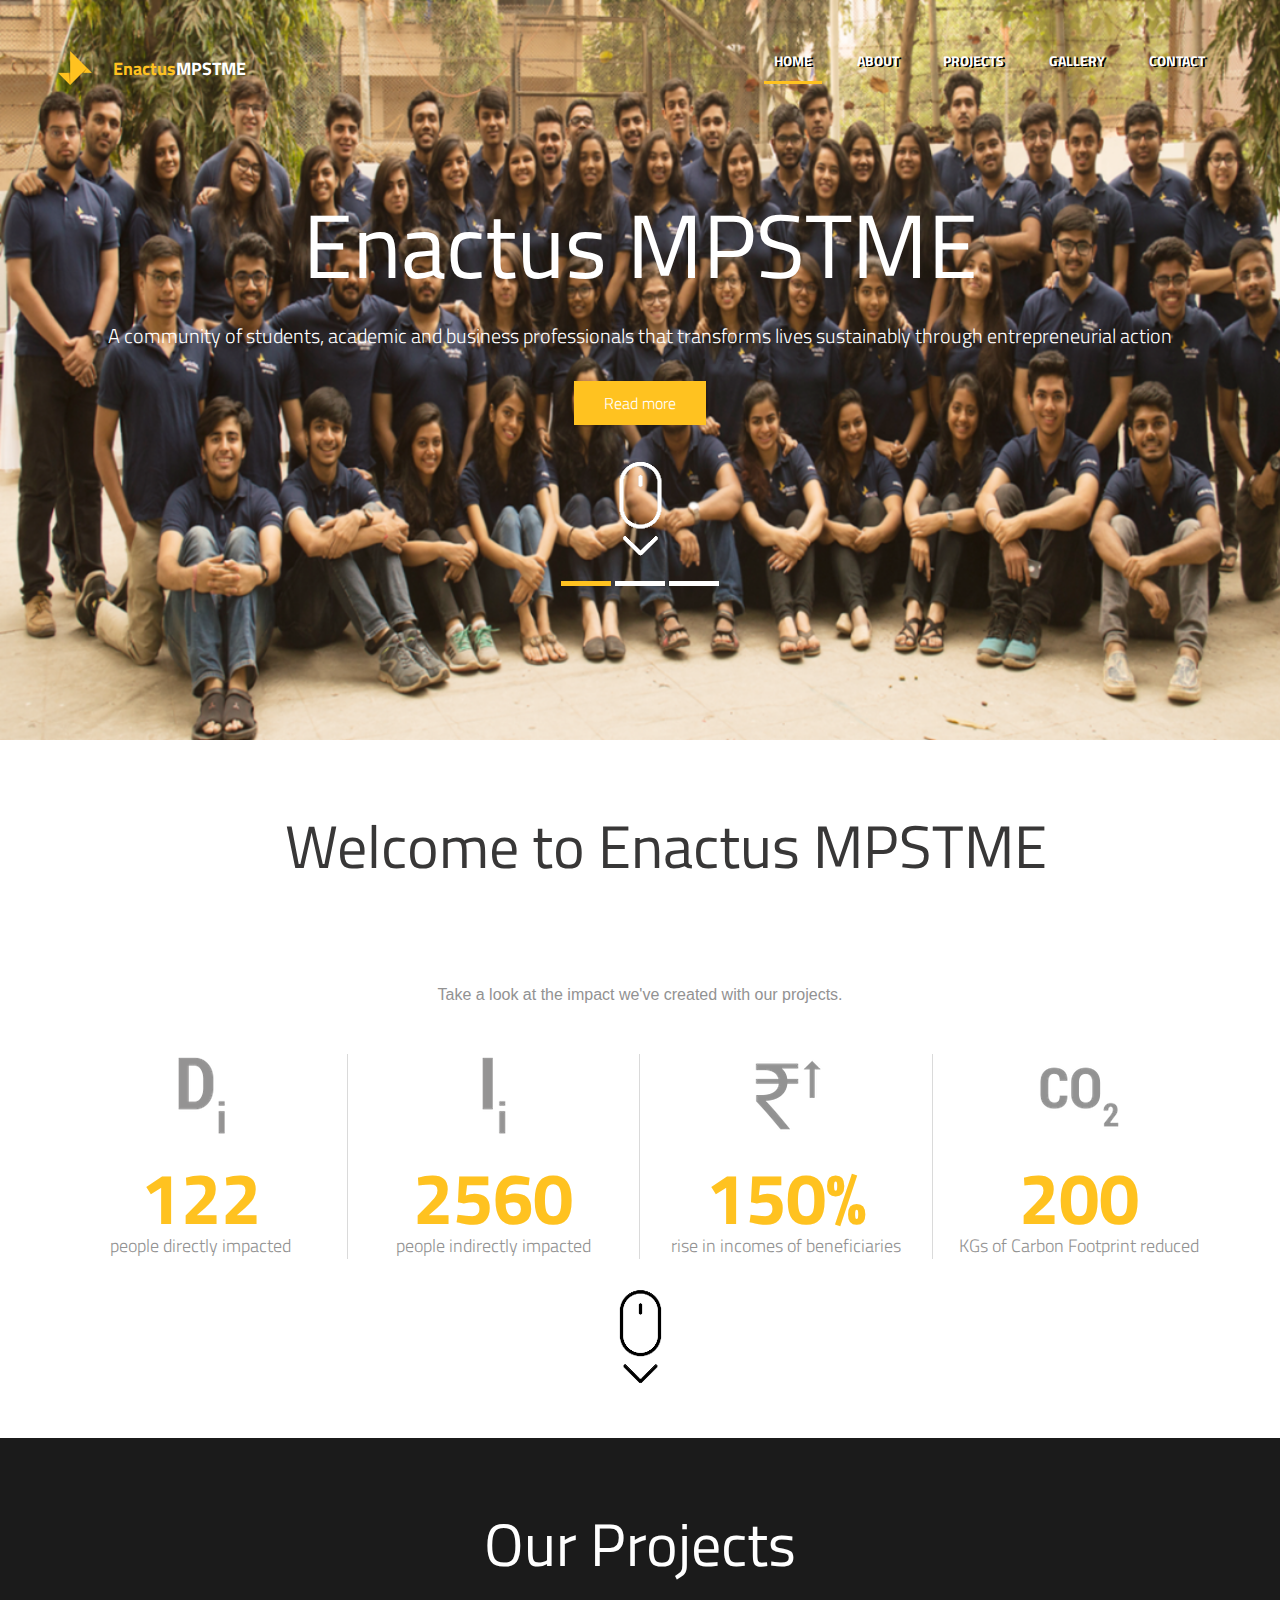
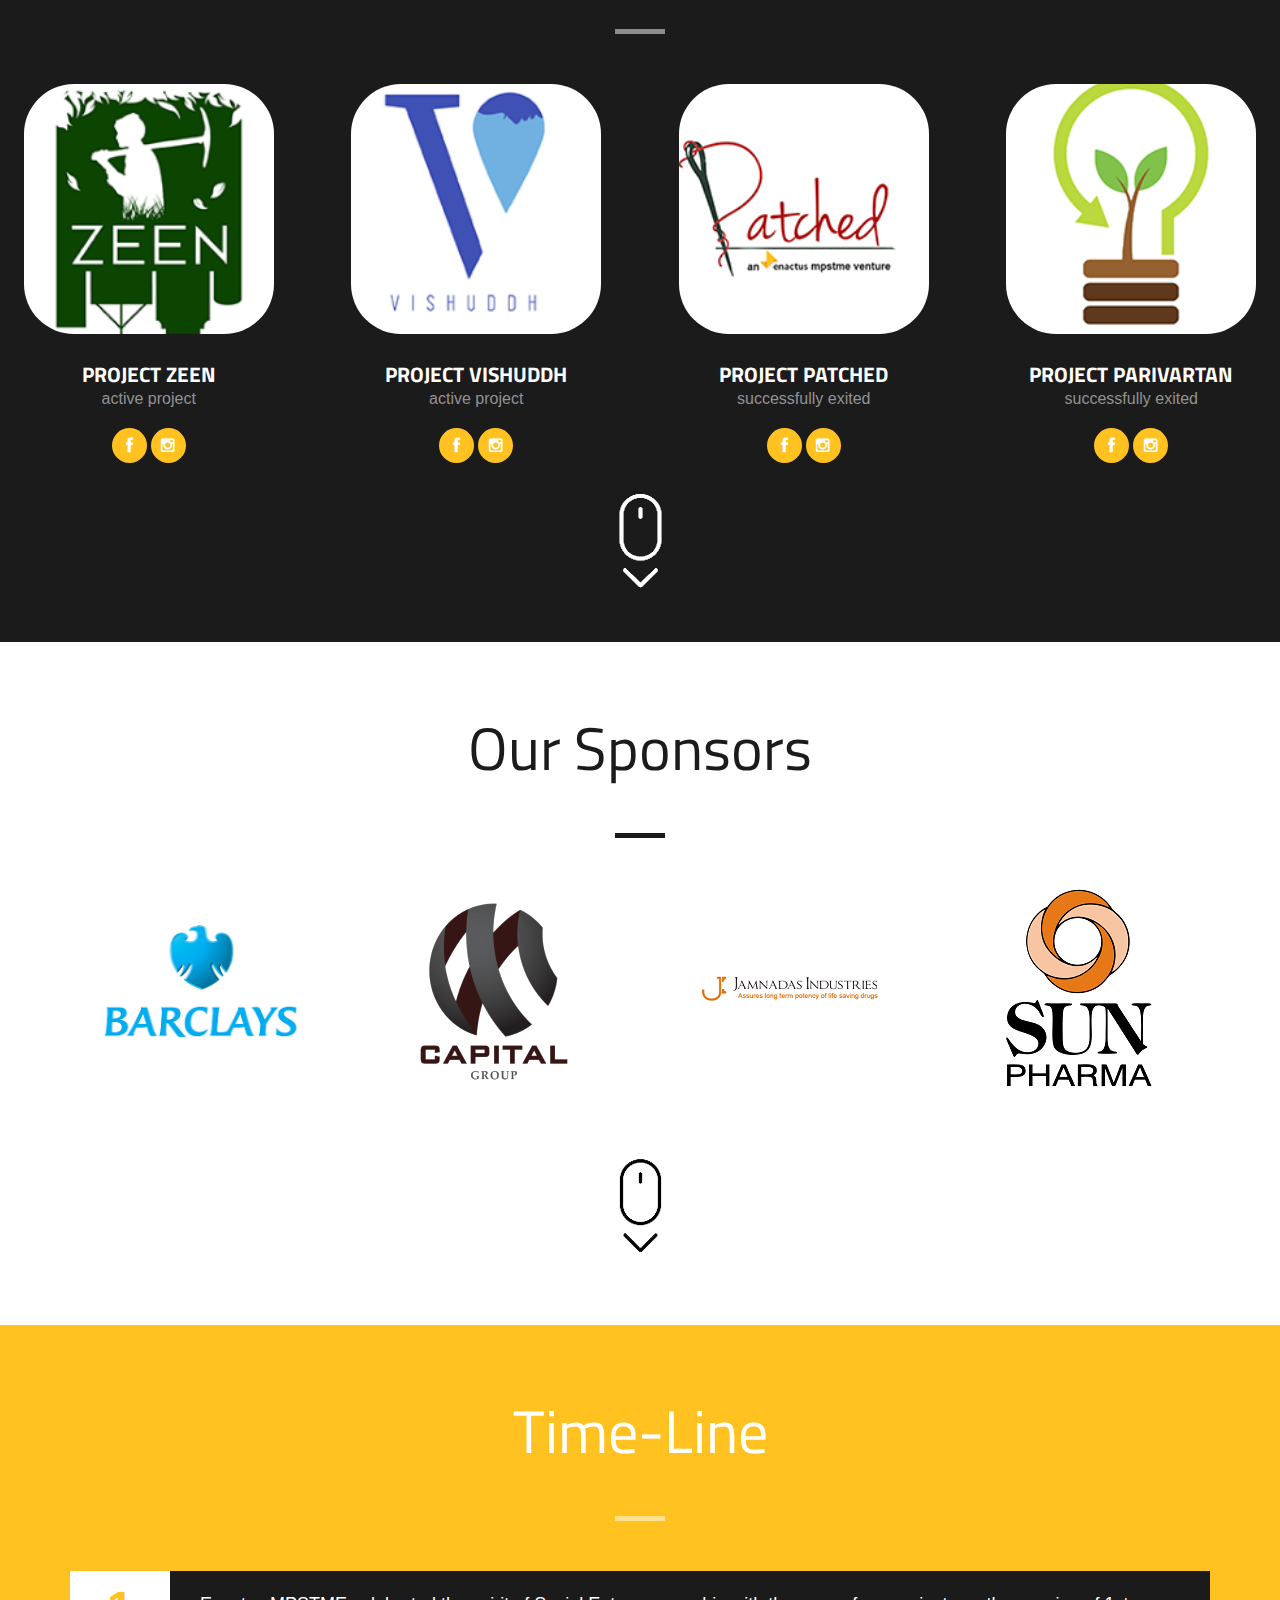
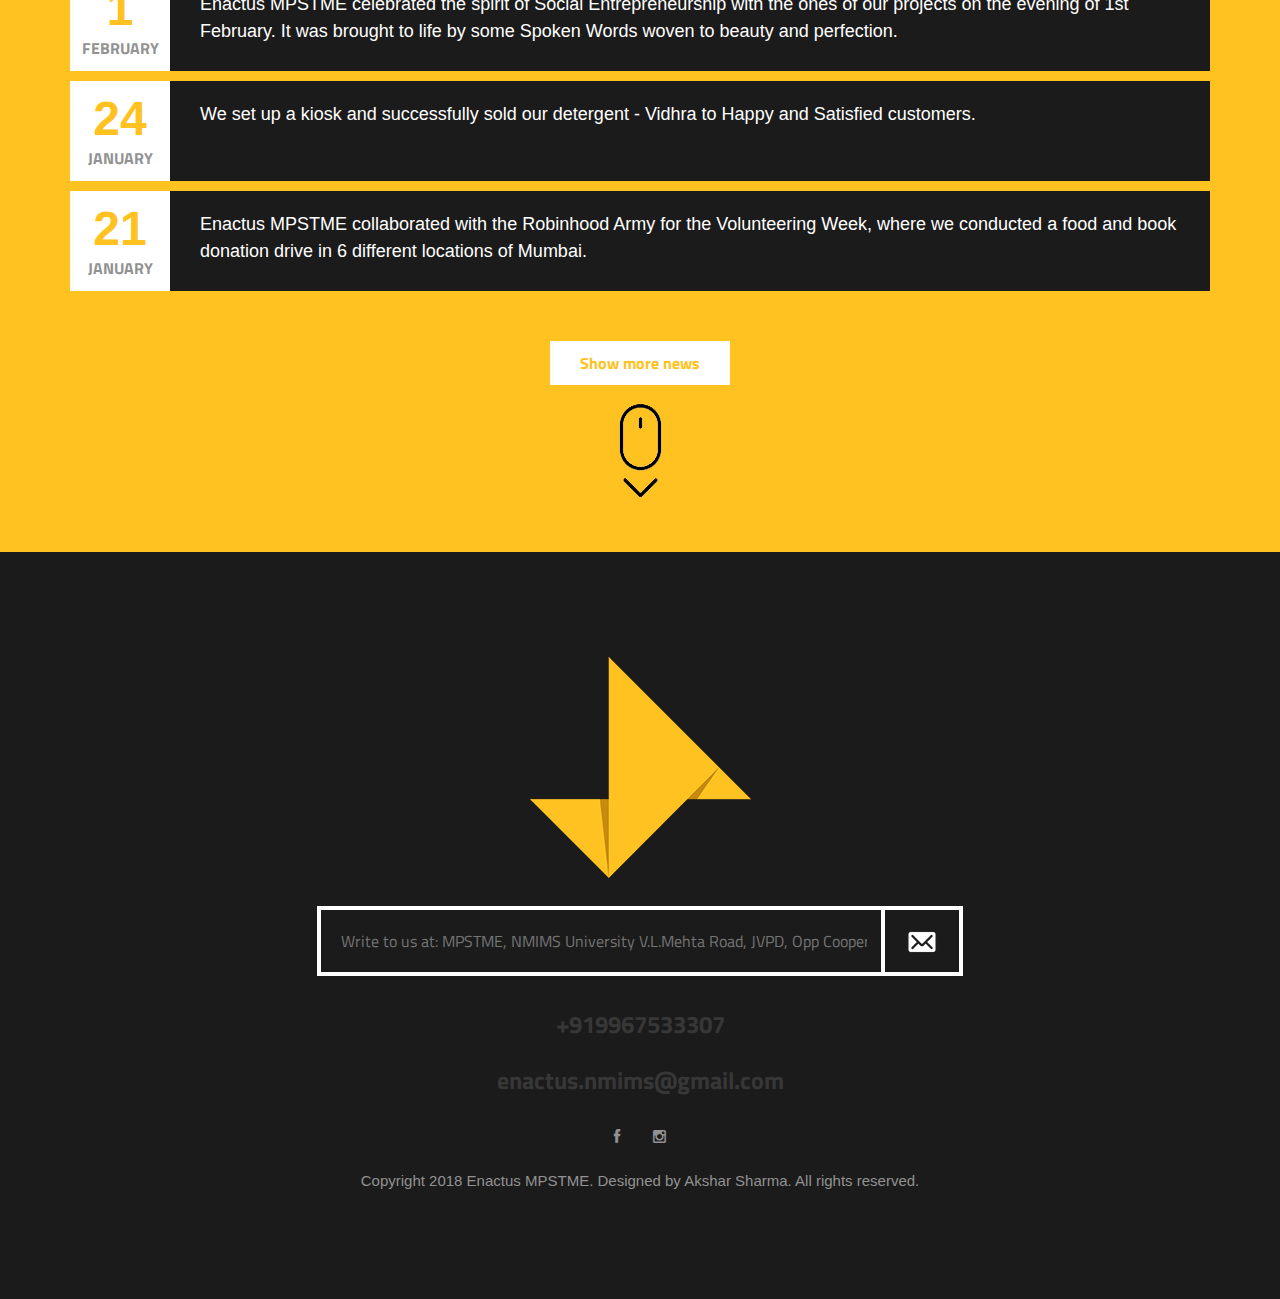
<file: index.html>
<!DOCTYPE html>
<html lang="en">
	<head>
		<meta charset="UTF-8">
		<meta http-equiv="X-UA-Compatible" content="IE=edge">
		<meta name="viewport" content="width=device-width, initial-scale=1, maximum-scale=1, user-scalable=0, shrink-to-fit=no">
		
		<title>Enactus MPSTME</title>
		
		<!-- Loading third party fonts -->
		<link href="http://fonts.googleapis.com/css?family=Titillium+Web:300,400,700|" rel="stylesheet" type="text/css">
		<link href="fonts/font-awesome.min.css" rel="stylesheet" type="text/css">

		<!-- Loading main css file -->
		<link rel="stylesheet" href="style.css">
		
		<link rel="shortcut icon" type="image/png" href="images/icons/logo.png"/>
		<script src="https://ajax.googleapis.com/ajax/libs/jquery/3.2.1/jquery.min.js"></script>
		<script type="text/javascript">
  jQuery(document).ready(function($) {
    $(".scroll").click(function(event) {
    event.preventDefault();
    $('html,body').animate( { scrollTop:$(this.hash).offset().top } , 1000);
    } );
  } );

</script>
<script type="text/javascript">
	$('.count').each(function () {
    $(this).prop('Counter',0).animate({
        Counter: $(this).text()
    }, {
        duration: 4000,
        easing: 'swing',
        step: function (now) {
            $(this).text(Math.ceil(now));
        }
    });
});
</script>

	</head>


	<body class="header-collapse">
		
		<div id="site-content">
			
			<header class="site-header">
				<div class="container">
					<a id="branding" href="index.html">
						<img src="images/icons/logo.png" alt="Enactus Logo" class="logo">
						<h1 class="site-title">Enactus<span>MPSTME</span></h1>
					</a>

					<nav class="main-navigation">
						<button type="button" class="menu-toggle"><i class="fa fa-bars"></i></button>
						<ul class="menu" style="text-shadow: 2px 1px #000000;">
							<li class="menu-item current-menu-item"><a href="index.html">Home</a></li>
							<li class="menu-item"><a href="about.html">About</a></li>
							<li class="menu-item"><a class="scroll"href="#content-2">Projects</a></li>
							<li class="menu-item"><a href="gallery.html">Gallery</a></li>
							<li class="menu-item"><a href="contact.php">Contact</a></li>
						</ul>
					</nav>
					<nav class="mobile-navigation"></nav>
				</div>
			</header> <!-- .site-header -->

			<main class="main-content">
				<div class="hero hero-slider">
					<ul class="slides">
						<li data-bg-image="images/home_slider/team_slider.png">
							<div class="container">
								<h2 class="slide-title">Enactus MPSTME</h2>
								<p class="slide-desc">A community of students, academic and business professionals that transforms lives sustainably through entrepreneurial action</p>
								<a href="about.html" class="button">Read more</a>
								<br><br><br><center><a class="scroll" href="#content-1"><image src="images/icons/icon-scroll-w.png"></a></center>
							</div>
						</li>
						<li data-bg-image="images/home_slider/zeen_slider.png">
							<div class="container">
								<h2 class="slide-title">Project Zeen</h2>
								<p class="slide-desc">An environmentally conscious project, aimed at bridging the urban-rural divide by providing additional knowledge and employment</p>
								<a href="zeen.html" class="button">Read more</a>
								<br><br><br><center><a class="scroll" href="#content-1"><image src="images/icons/icon-scroll-w.png"></a></center>
							</div>
						</li>
						<li data-bg-image="images/home_slider/vishuddh_slider.png">
							<div class="container">
								<h2 class="slide-title">Project Vishuddh</h2>
								<p class="slide-desc">A project that aims at providing mechanical, portable washing machines to slum dwellers and helping them form a business out of it</p>
								<a href="vishuddh.html" class="button">Read more</a>
								<br><br><br><center><a class="scroll" href="#content-1"><image src="images/icons/icon-scroll-w.png"></a></center>
							</div>
						</li>
					</ul>
				</div> <!-- .hero-slider -->

				<div class="fullwidth-block">
					<div class="container">
						<h2 class="section-title" id="content-1">&nbsp &nbsp Welcome to  Enactus MPSTME</h2>
						<p class="section-desc">Take a look at the impact we've created with our projects.</p>

						<div class="row">
							
							<div class="counter">
								<img src="images/icons/icon-direct.png" class="counter-icon">
								<div class="count"><h3 class="counter-num">122</h3></div>
								<small class="counter-label">people directly impacted</small>
							</div>
							
							
							<div class="counter">
								<img src="images/icons/icon-indirect.png" class="counter-icon">
								<h3 class="counter-num">2560</h3>
								<small class="counter-label">people indirectly impacted</small>
							</div>
							
							
							<div class="counter">
								<img src="images/icons/icon-increase.png" class="counter-icon">
								<h3 class="counter-num">150%</h3>
								<small class="counter-label">rise in incomes of beneficiaries</small>
							</div>
							
							
							<div class="counter last">
								<img src="images/icons/icon-co2.png" class="counter-icon">
								<h3 class="counter-num">200</h3>
								<small class="counter-label">KGs of Carbon Footprint reduced</small>
							</div>
							
						</div>
					</div> <!-- .container -->
					<center><a class="scroll" href="#content-2"><image src="images/icons/icon-scroll.png"></a></center>
				</div> <!-- .fullwidth-block -->

				<div class="fullwidth-block dark-bg" data-bg-color="#1b1b1b">
					<div class="container">
						<h2 class="section-title" id="content-2">Our Projects</h2></div>
						<div class="row">
							<div class="col-md-3 col-sm-6">
								<div class="proj">
									<figure class="proj-image"><a href="zeen.html"><img src="images/projects/logo_zeen.png" alt="Zeen"></a></figure>
									<h3 class="proj-name">Project Zeen</h3>
									<small class="proj-desc">active project</small>
									<div class="proj-social">
										<a href=" https://www.facebook.com/Enactus-MPSTME-125942421340574/
"><i class="fa fa-facebook"></i></a>
										<a href="https://www.instagram.com/enactusmpstme/"><i class="fa fa-instagram"></i></a>
									</div>
								</div>
							</div>
							<div class="col-md-3 col-sm-6">
								<div class="proj">
									<figure class="proj-image"><a href="vishuddh.html"><img src="images/projects/logo_vishuddh.png" alt="Vishuddh"></a></figure>
									<h3 class="proj-name">Project Vishuddh</h3>
									<small class="proj-desc">active project</small>
									<div class="proj-social">
										<a href=" https://www.facebook.com/Enactus-MPSTME-125942421340574/
"><i class="fa fa-facebook"></i></a>
										<a href="https://www.instagram.com/enactusmpstme/"><i class="fa fa-instagram"></i></a>
									</div>
								</div>
							</div>
							<div class="col-md-3 col-sm-6">
								<div class="proj">
									<figure class="proj-image"><a href="patched.html"><img src="images/projects/logo_patched.png" alt="Patched"></a></figure>
									<h3 class="proj-name">Project Patched</h3>
									<small class="proj-desc">successfully exited</small>
									<div class="proj-social">
										<a href=" https://www.facebook.com/Enactus-MPSTME-125942421340574/
"><i class="fa fa-facebook"></i></a>
										<a href="https://www.instagram.com/enactusmpstme/"><i class="fa fa-instagram"></i></a>
									</div>
								</div>
							</div>
							<div class="col-md-3 col-sm-6">
								<div class="proj">
									<figure class="proj-image"><a href="parivartan.html"><img src="images/projects/logo_parivartan.png" alt="Parivartan"></a></figure>
									<h3 class="proj-name">Project Parivartan</h3>
									<small class="proj-desc">successfully exited</small>
									<div class="proj-social">
										<a href=" https://www.facebook.com/Enactus-MPSTME-125942421340574/
"><i class="fa fa-facebook"></i></a>
										<a href="https://www.instagram.com/enactusmpstme/"><i class="fa fa-instagram"></i></a>
									</div>
								</div>
							</div>							
						</div> <!-- .row -->
						<center><a class="scroll" href="#content-3"><image src="images/icons/icon-scroll-w.png"></a></center>
					</div> <!-- .container -->
				</div> <!-- .fullwidth-block -->

				<div class="fullwidth-block">
					<div class="container">
						<h2 class="section-title-w" id="content-3">Our Sponsors</h2>
						<div class="row">
						<div class="col-md-3 col-sm-6">
								<div class="proj">
									<img src="images/sponsors/spon-bar-big.png" alt="Zeen">
								</div>
							</div>
							<div class="col-md-3 col-sm-6">
								<div class="proj">
									<img src="images/sponsors/spon-cap-big.png" alt="Vishuddh">
								</div>
							</div>
							<div class="col-md-3 col-sm-6">
								<div class="proj">
									<img src="images/sponsors/spon-jam-big.png" alt="Patched">
								</div>
							</div>
							<div class="col-md-3 col-sm-6">
								<div class="proj">
									<img src="images/sponsors/spon-sun-big.png" alt="Parivartan">
								</div>
							</div>
	
						</div> <!-- .row -->
						<br><br>
						<center><a class="scroll" href="#content-4"><image src="images/icons/icon-scroll.png"></a></center><br>
					</div> <!-- .container -->
				</div> <!-- .fullwidth-block -->

				<div class="fullwidth-block dark-bg" data-bg-color="#FFC220">
					<div class="container">
						<h2 class="section-title" id="content-4">Time-Line</h2>
						<ul class="news">
							<li>
								<div class="entry-date"><span class="date">1</span><span class="month">February</span></div>
								<div class="entry-summary">Enactus MPSTME celebrated the spirit of Social Entrepreneurship with the ones of our projects on the evening of 1st February. It was brought to life by some Spoken Words woven to beauty and perfection.</div>
							</li>
							<li>
								<div class="entry-date"><span class="date">24</span><span class="month">January</span></div>
								<div class="entry-summary">We set up a kiosk and successfully sold our detergent - Vidhra to Happy and Satisfied customers.</div>
							</li>
							<li>
								<div class="entry-date"><span class="date">21</span><span class="month">January</span></div>
								<div class="entry-summary">Enactus MPSTME collaborated with the Robinhood Army for the Volunteering Week, where we conducted a food and book donation drive in 6 different locations of Mumbai.</div>
							</li>
						</ul>
						<div class="text-center">
							<a href="timeline.html" class="button invert">Show more news</a>
						</div>
						<br><center><a class="scroll" href="#content-5"><image src="images/icons/icon-scroll.png"></a></center>
					</div>
				</div>

			</main> <!-- .main-content -->

			<footer class="site-footer" id="content-5">
				<div class="container">
				<a class="scroll" href="#site-content"><img src="images/icons/enactus-logo-big.png"></a>
					<div class="subscribe-form">
					<form action="contact.html">
							<input type="text" placeholder="Write to us at: MPSTME, NMIMS University V.L.Mehta Road, JVPD, Opp Cooper Hospital, Vile Parle West Mumbai, Maharashtra 400056">
							<button type="submit"><img src="images/icons/icon-envelope-white.png" alt=""></button>
						</form></div>
					<!--<h1>Address:</h1><h3> MPSTME, NMIMS University V.L.Mehta Road, JVPD,<br>&nbsp&nbsp&nbsp&nbsp Opp Cooper Hospital, Vile Parle West Mumbai, <br>Maharashtra 400056</h3>-->
						<a href="tel:+919967533307"><h2>+919967533307</h2></a>
						<a href="mailto:enactus.nmims@gmail.com"><h2>enactus.nmims@gmail.com</h2></a>

				
					<div class="copy">
					<div class="social-links">
						<a href=" https://www.facebook.com/Enactus-MPSTME-125942421340574/"><i class="fa fa-facebook"></i></a>
						&nbsp
						<a href="https://www.instagram.com/enactusmpstme/"><i class="fa fa-instagram"></i></a>
					<br><br>
						<p>Copyright 2018 Enactus MPSTME. Designed by Akshar Sharma. All rights reserved.</p>
					</div>
				</div>
			</footer> <!-- .site-footer -->

		</div> <!-- #site-content -->

		

		<script src="js/jquery-1.11.1.min.js"></script>
		<script src="http://maps.google.com/maps/api/js?sensor=false&amp;language=en"></script>
		<script src="js/plugins.js"></script>
		<script src="js/app.js"></script>
		
	</body>

</html>
</file>
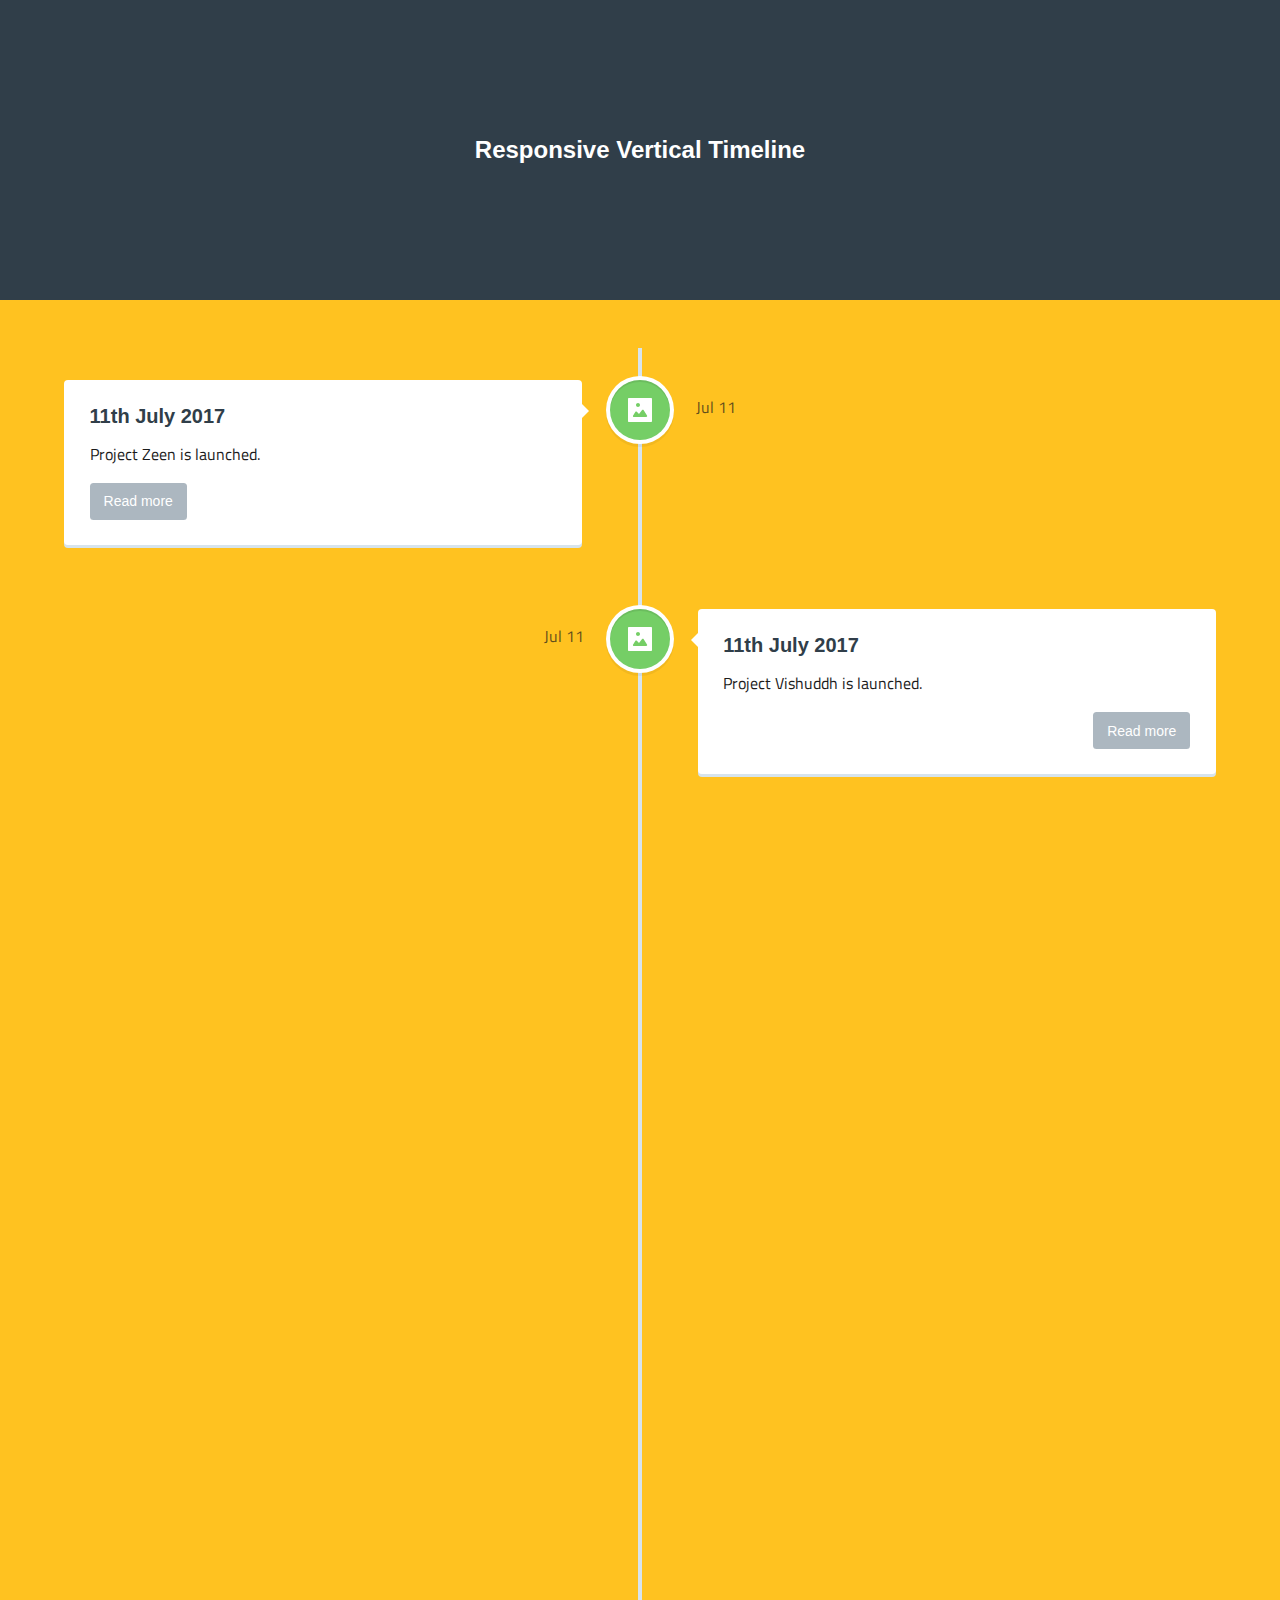
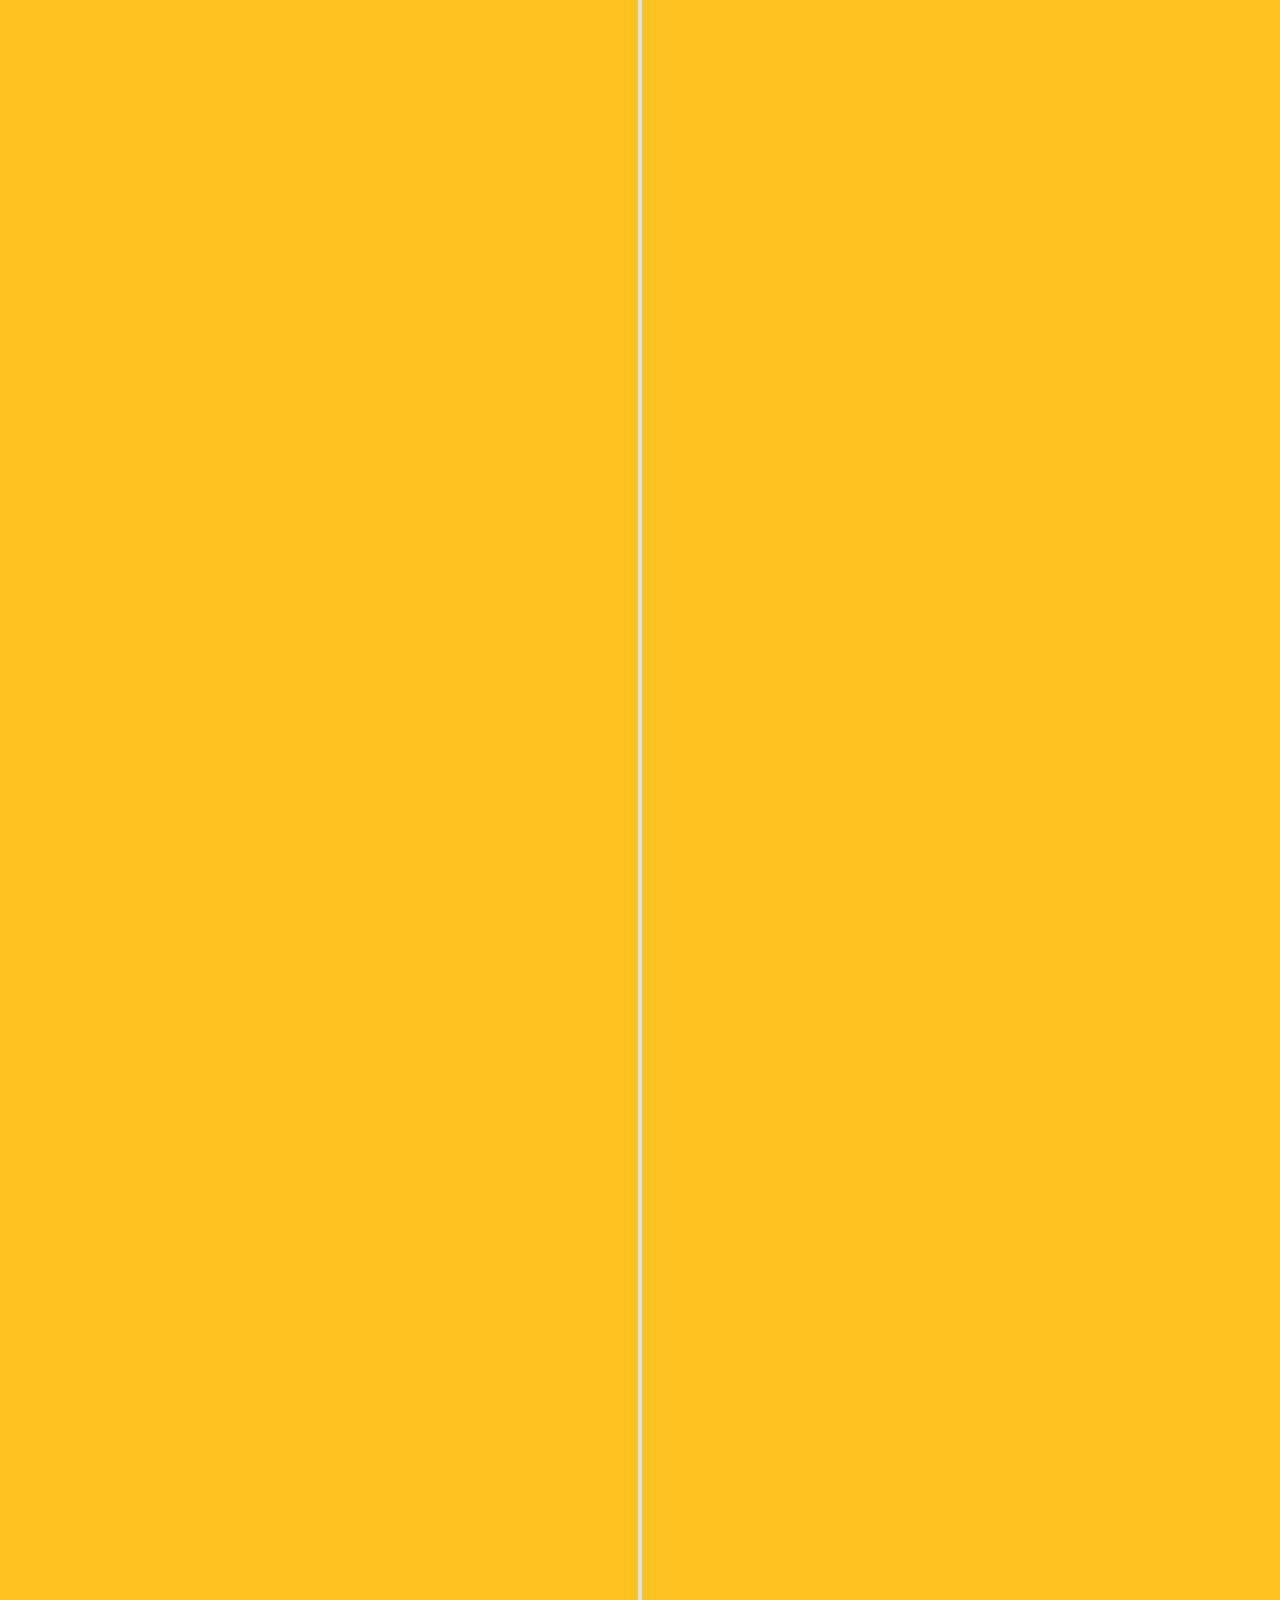
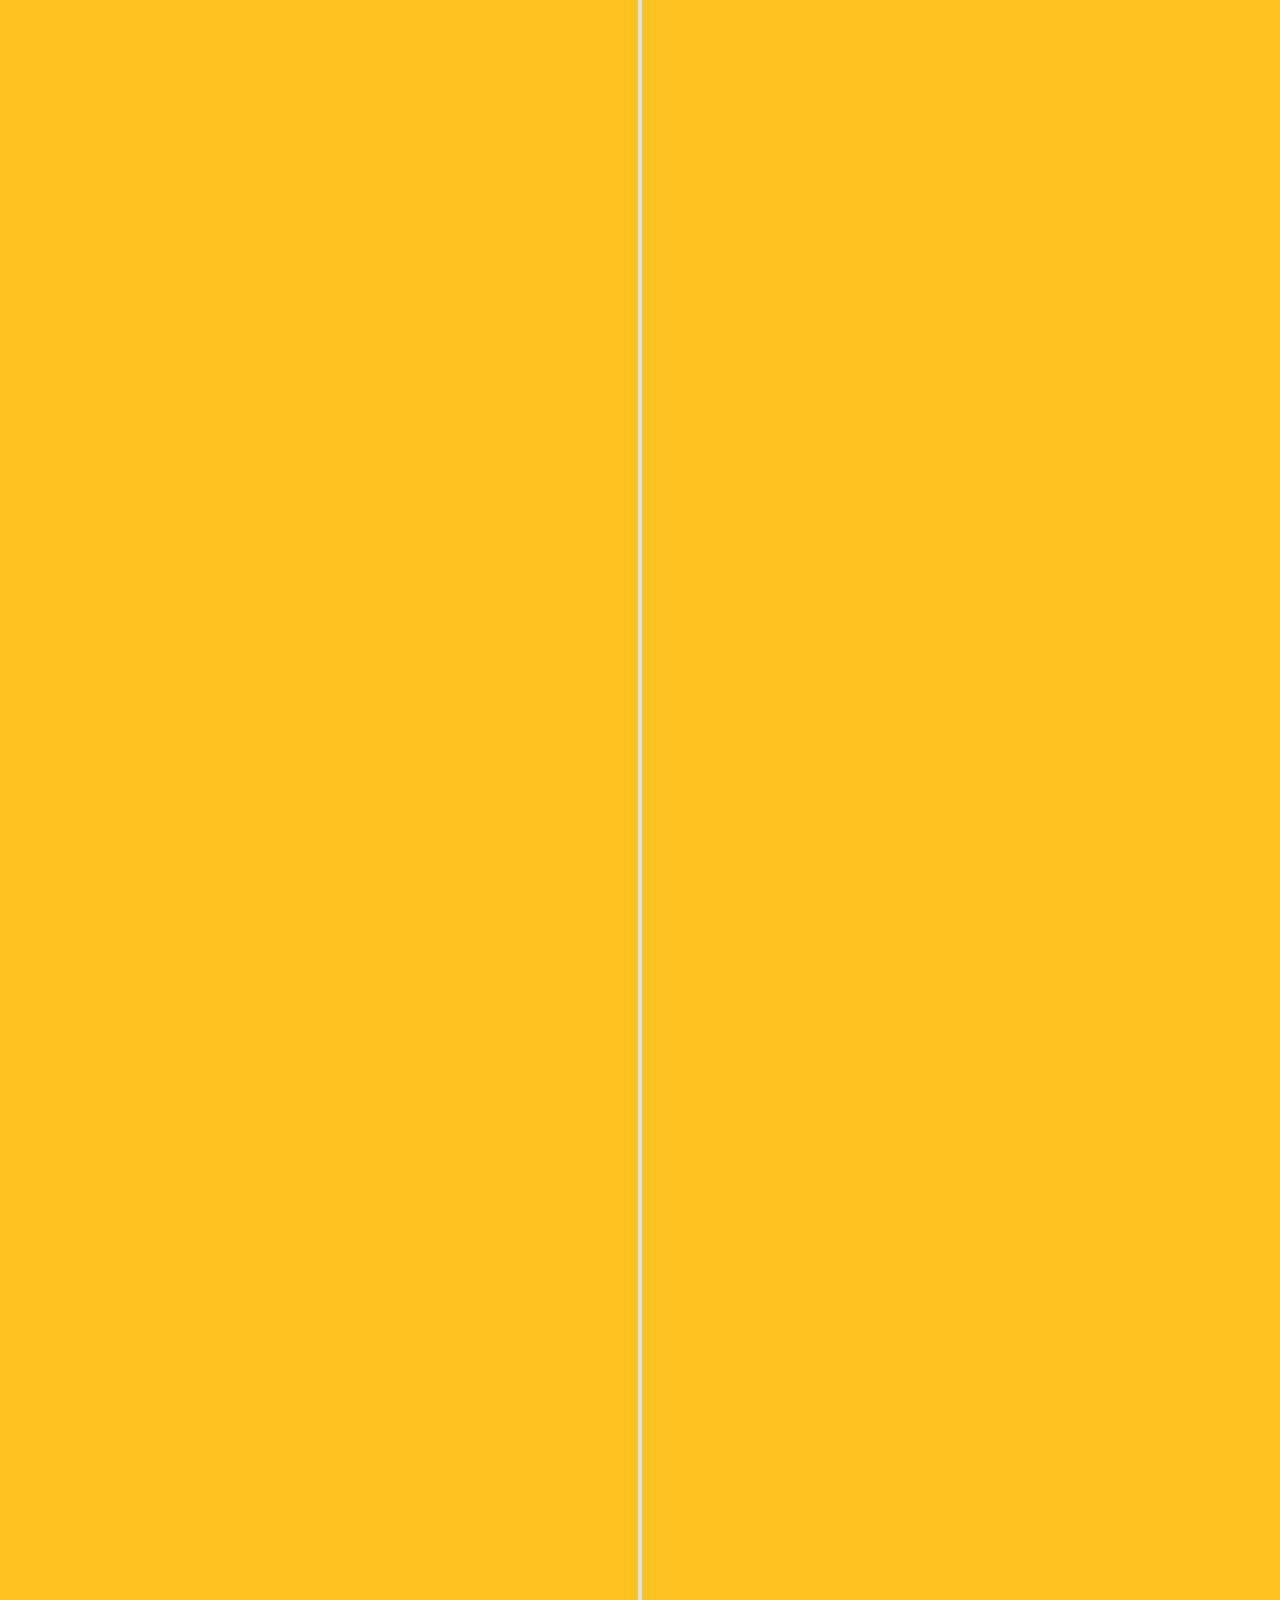
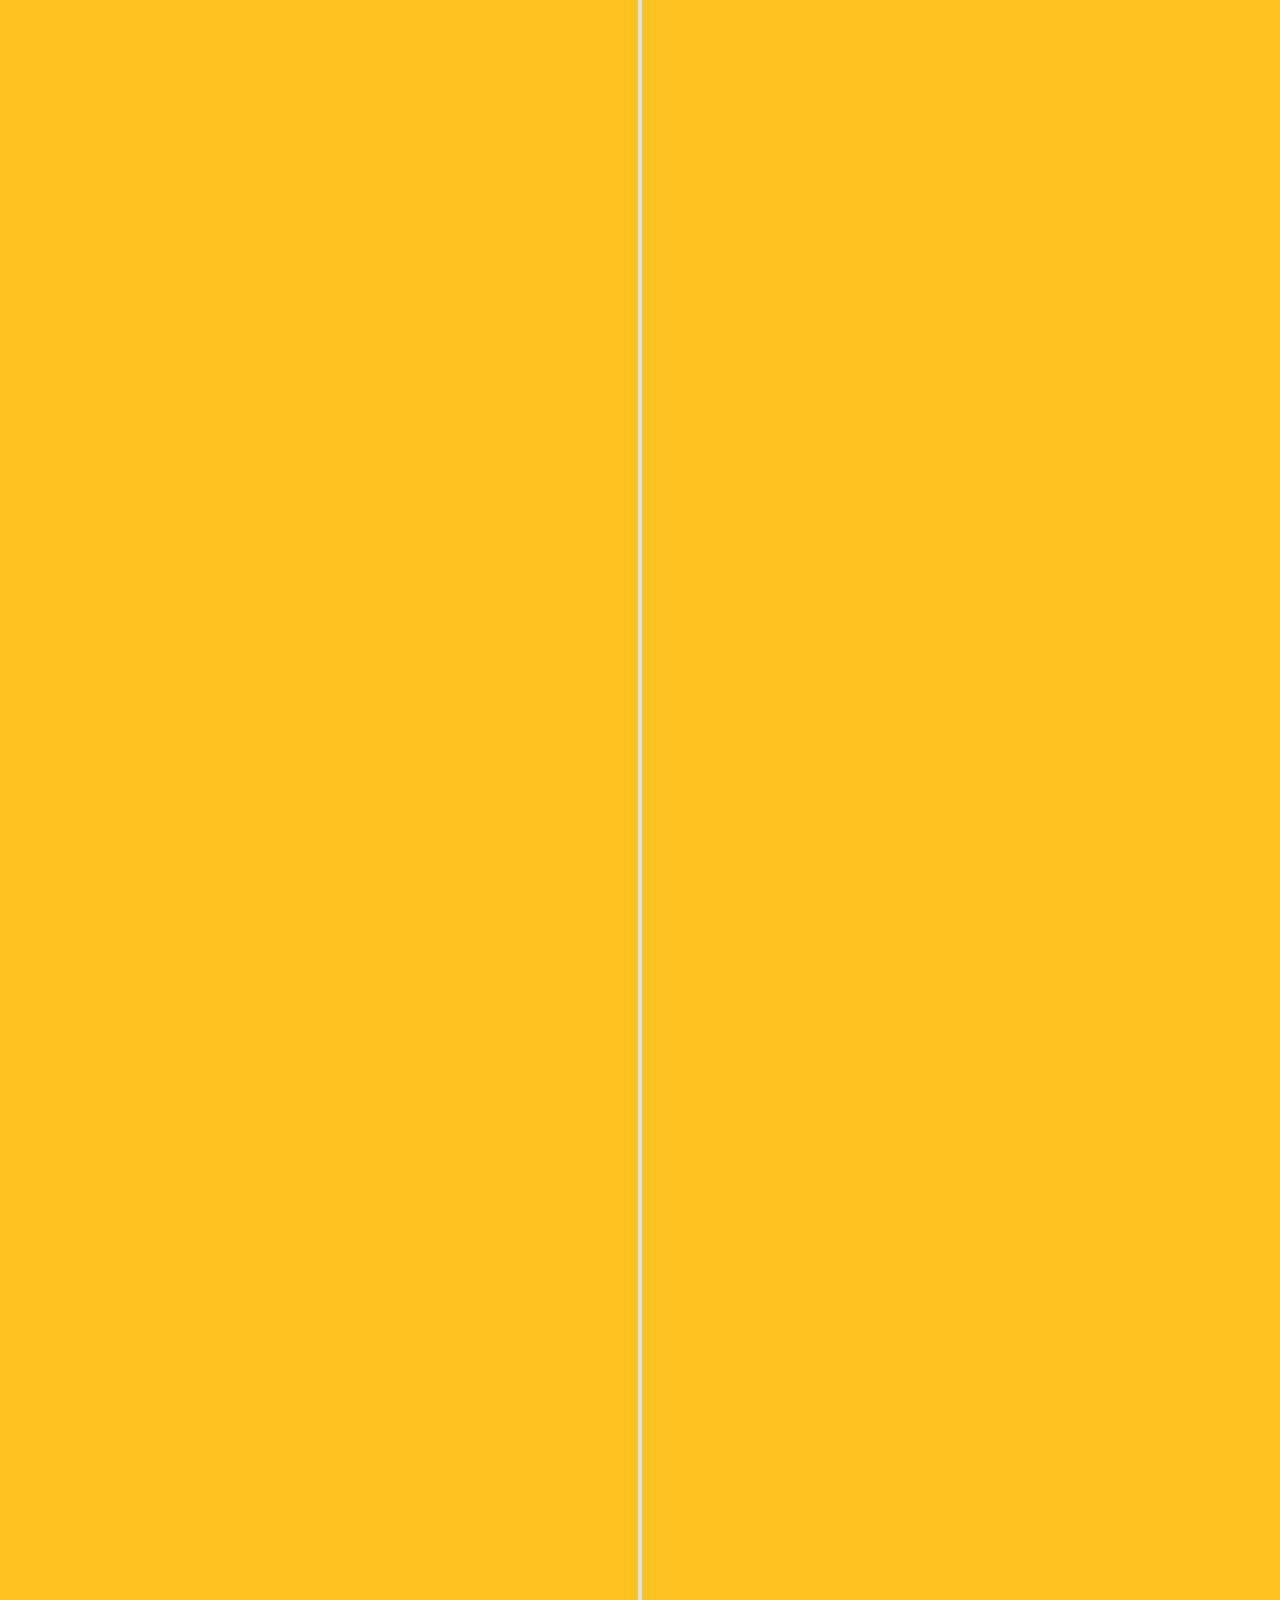
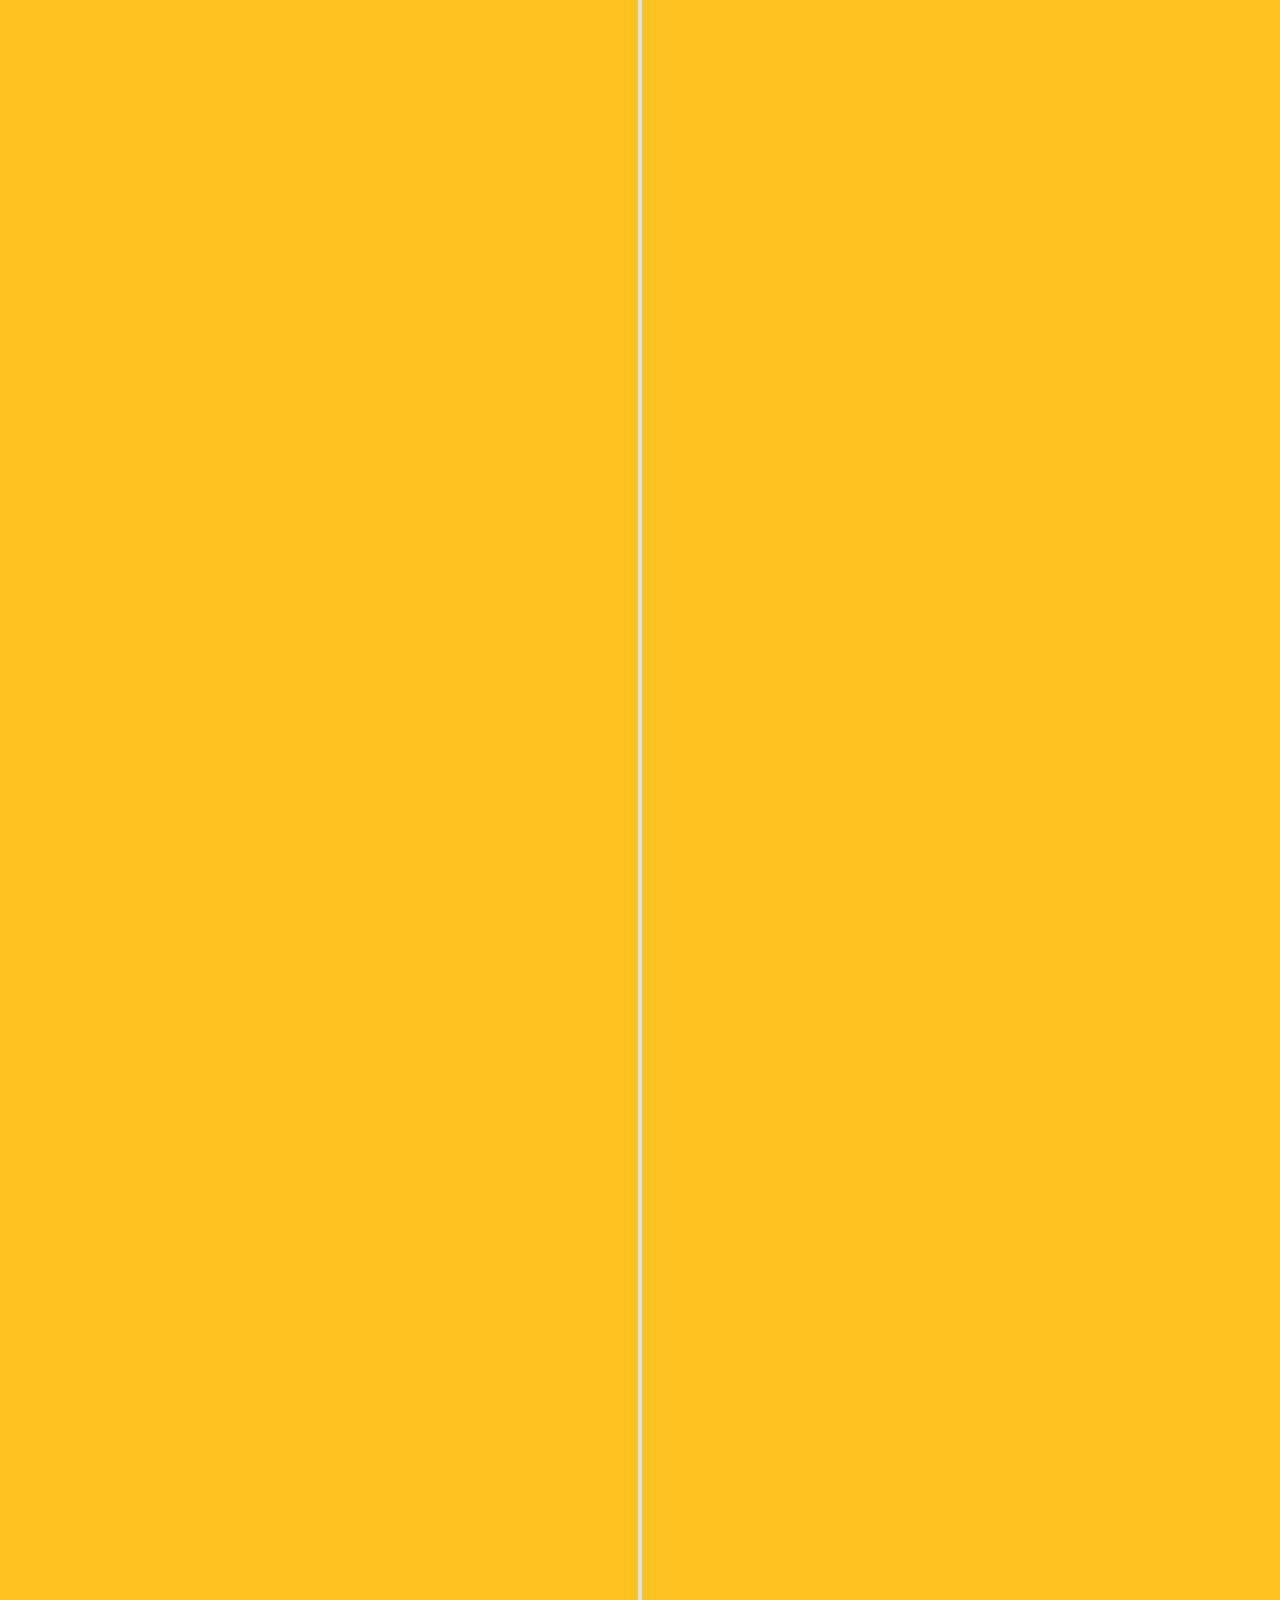
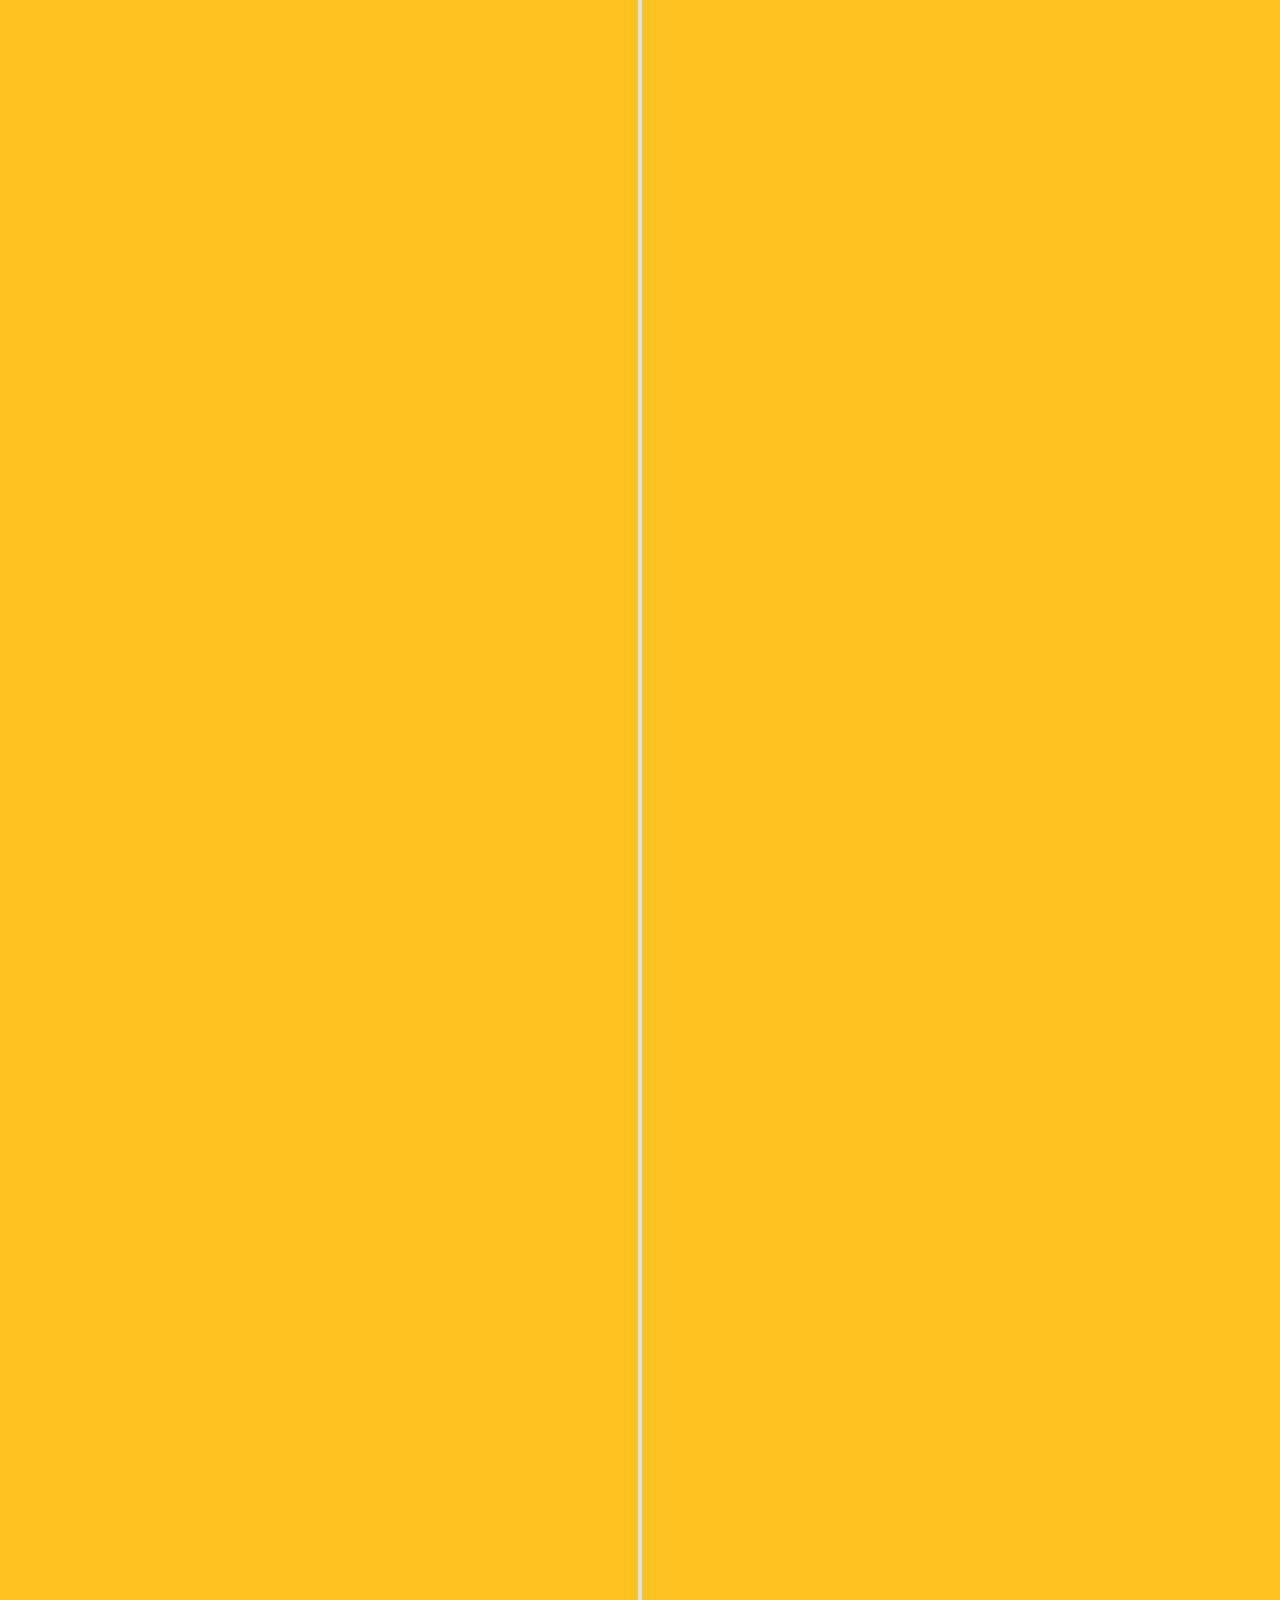
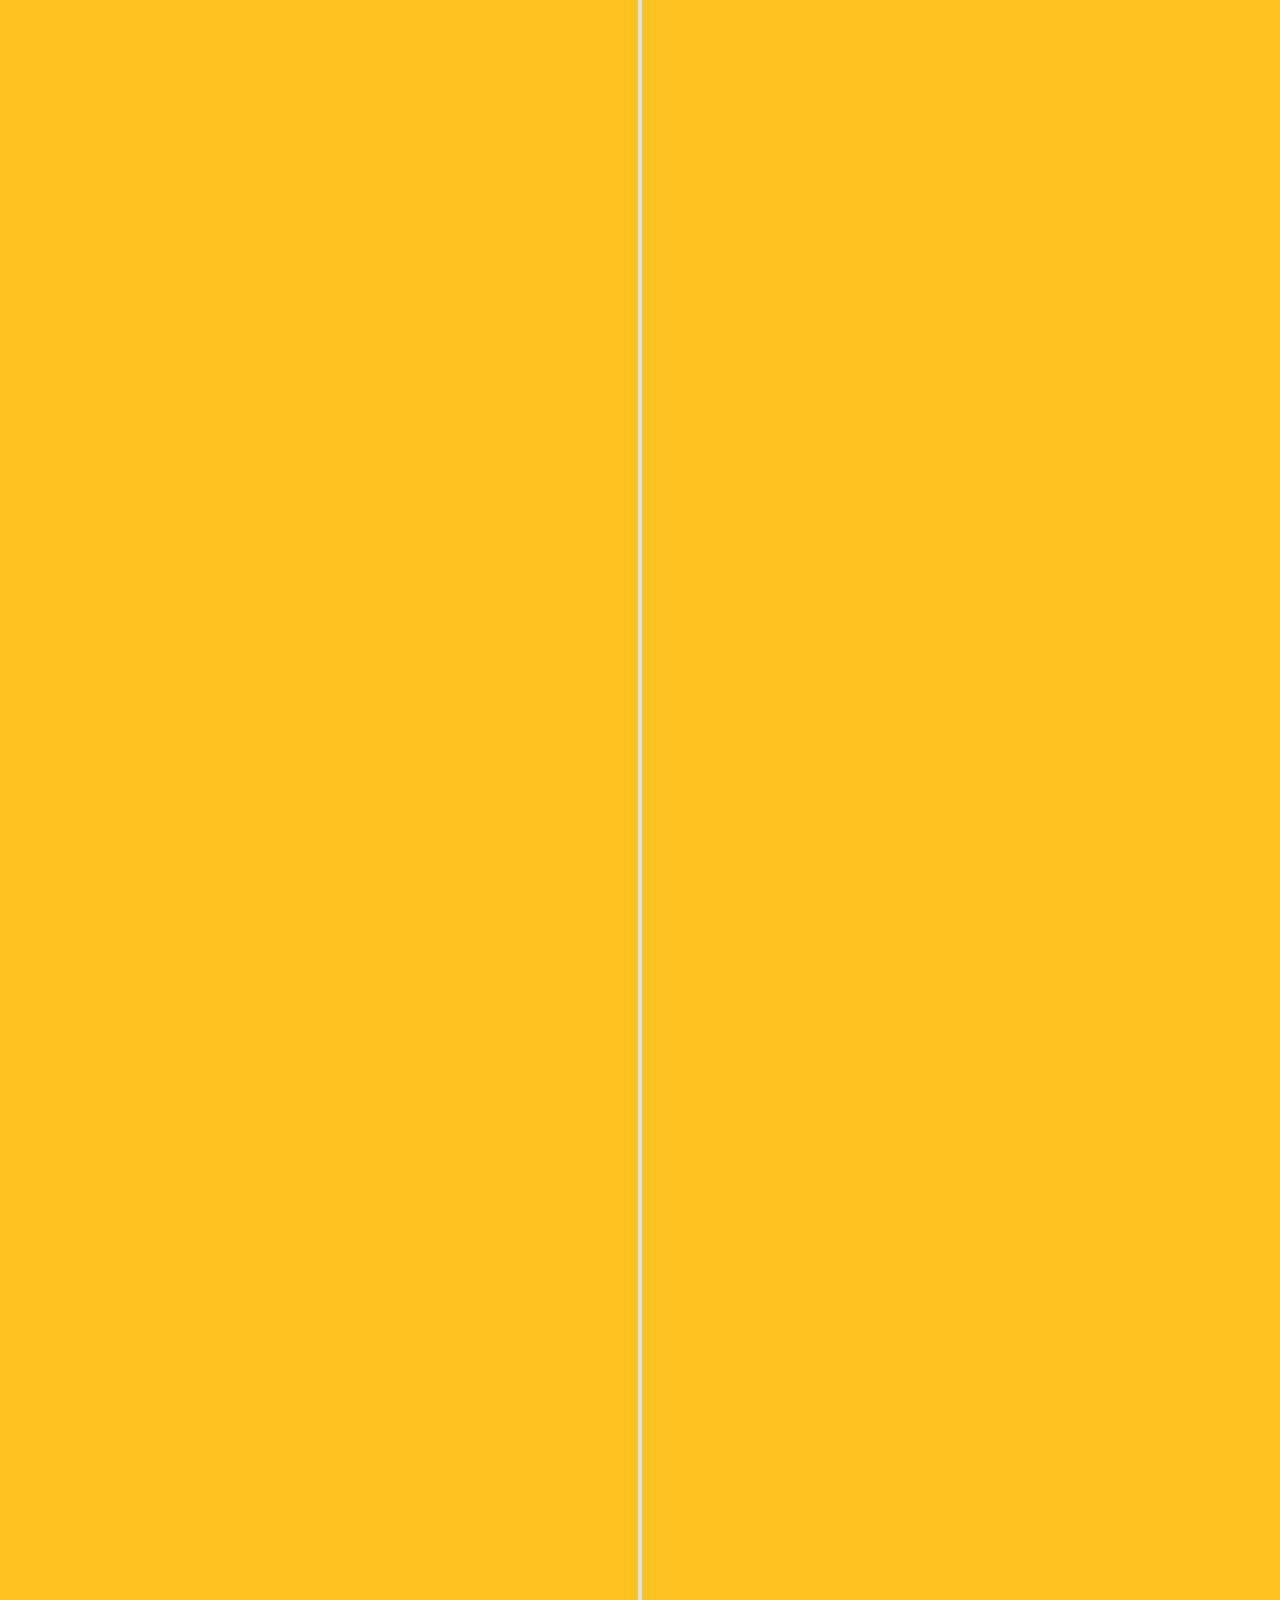
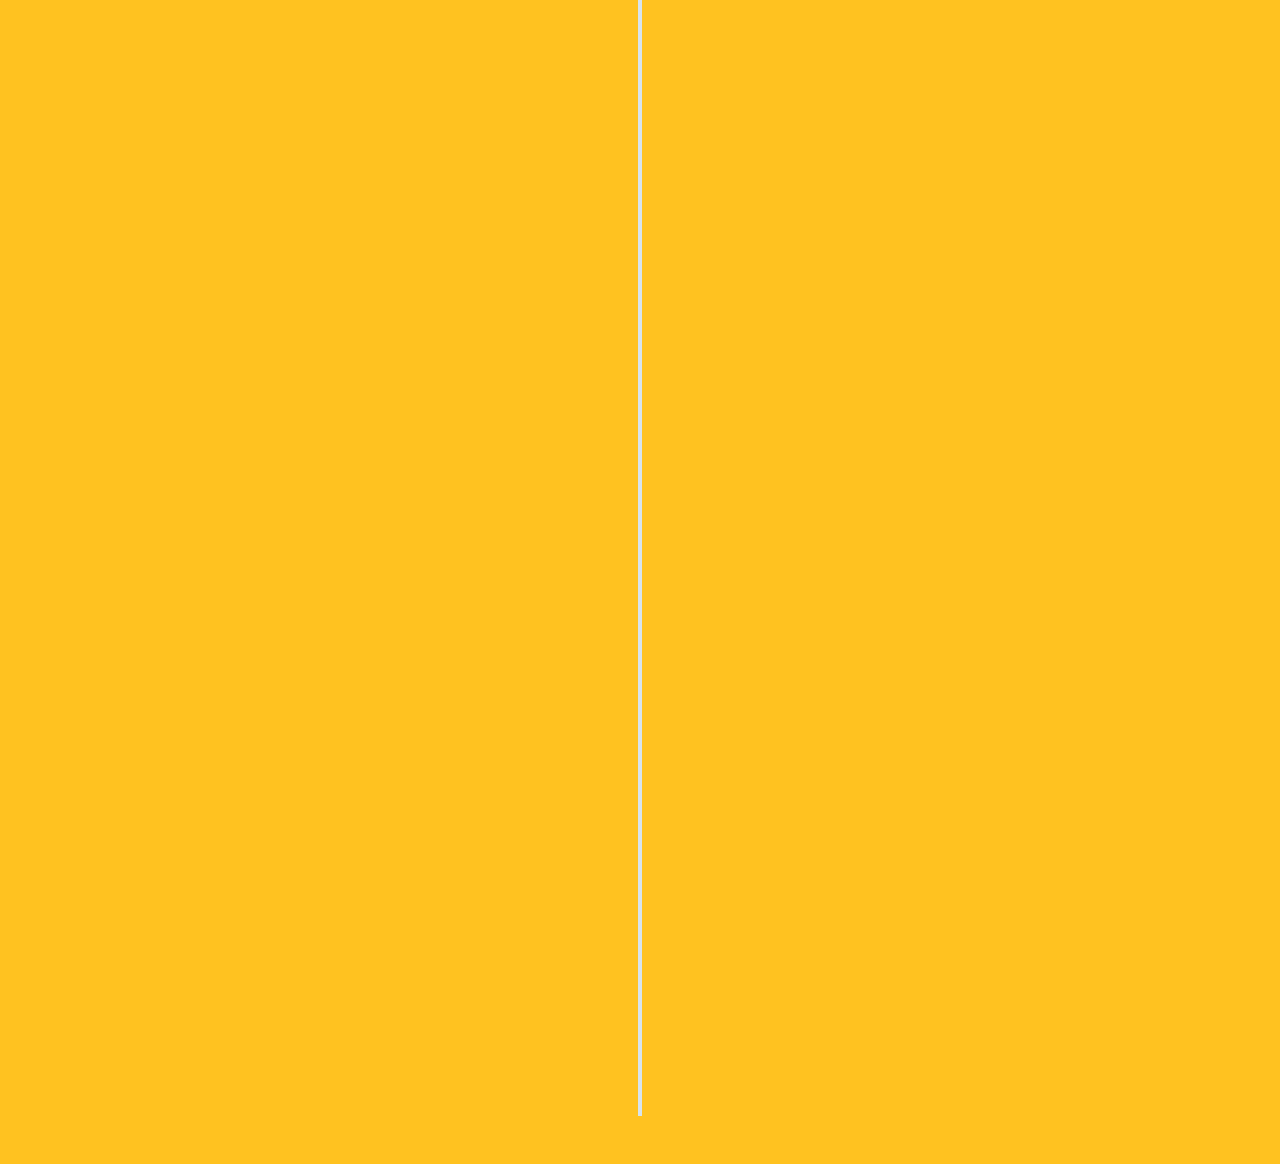
<file: timeline/vertical-timeline/index.html>
<!doctype html>
<html lang="en" class="no-js">
<head>
	<meta charset="UTF-8">
	<meta name="viewport" content="width=device-width, initial-scale=1">

	<link href="http://fonts.googleapis.com/css?family=Titillium+Web:300,400,700|" rel="stylesheet" type="text/css">

	<link rel="stylesheet" href="css/reset.css"> <!-- CSS reset -->
	<link rel="stylesheet" href="css/style.css"> <!-- Resource style -->
	<script src="js/modernizr.js"></script> <!-- Modernizr -->
  	
	<title>Responsive Vertical Timeline</title>
</head>
<body>
	<header>
		<h1>Responsive Vertical Timeline</h1>
	</header>

	<section id="cd-timeline" class="cd-container">
		<div class="cd-timeline-block">
			<div class="cd-timeline-img cd-picture">
				<img src="img/cd-icon-picture.svg" alt="Picture">
			</div> <!-- cd-timeline-img -->

			<div class="cd-timeline-content">
				<h2>11th July 2017</h2>
				<p>Project Zeen is launched.</p>
				<a href="#0" class="cd-read-more">Read more</a>
				<span class="cd-date">Jul 11</span>
			</div> <!-- cd-timeline-content -->
		</div> <!-- cd-timeline-block -->
		<div class="cd-timeline-block">
			<div class="cd-timeline-img cd-picture">
				<img src="img/cd-icon-picture.svg" alt="Picture">
			</div> <!-- cd-timeline-img -->

			<div class="cd-timeline-content">
				<h2>11th July 2017</h2>
				<p>Project Vishuddh is launched.</p>
				<a href="#0" class="cd-read-more">Read more</a>
				<span class="cd-date">Jul 11</span>
			</div> <!-- cd-timeline-content -->
		</div> <!-- cd-timeline-block -->

		<div class="cd-timeline-block">
			<div class="cd-timeline-img cd-movie">
				<img src="img/cd-icon-movie.svg" alt="Movie">
			</div> <!-- cd-timeline-img -->

			<div class="cd-timeline-content">
				<h2>8th July 2017</h2>
				<p>Project Parivartan exit.</p>
				<a href="#0" class="cd-read-more">Read more</a>
				<span class="cd-date">Jul 8</span>
			</div> <!-- cd-timeline-content -->
		</div> <!-- cd-timeline-block -->

		<div class="cd-timeline-block">
			<div class="cd-timeline-img cd-picture">
				<img src="img/cd-icon-picture.svg" alt="Picture">
			</div> <!-- cd-timeline-img -->

			<div class="cd-timeline-content">
				<h2>8th Jul 2017</h2>
				<p>Project Patched exit.</p>
				<a href="#0" class="cd-read-more">Read more</a>
				<span class="cd-date">Jul 8</span>
			</div> <!-- cd-timeline-content -->
		</div> <!-- cd-timeline-block -->

		<div class="cd-timeline-block">
			<div class="cd-timeline-img cd-location">
				<img src="img/cd-icon-location.svg" alt="Location">
			</div> <!-- cd-timeline-img -->

			<div class="cd-timeline-content">
				<h2>17h & 18th June 2017</h2>
				<p>Enactus Nationals.</p>
				<span class="cd-date">Jun 17,18</span>
			</div> <!-- cd-timeline-content -->
		</div> <!-- cd-timeline-block -->

		<div class="cd-timeline-block">
			<div class="cd-timeline-img cd-location">
				<img src="img/cd-icon-location.svg" alt="Location">
			</div> <!-- cd-timeline-img -->

			<div class="cd-timeline-content">
				<h2>14th May 2017</h2>
				<p>Patched Head Akanksha Joshi featured in FirstPost on the topic Mother’s Day at Kamathipura.</p>
				<span class="cd-date">May 14</span>
			</div> <!-- cd-timeline-content -->
		</div> <!-- cd-timeline-block -->

		<div class="cd-timeline-block">
			<div class="cd-timeline-img cd-movie">
				<img src="img/cd-icon-movie.svg" alt="Movie">
			</div> <!-- cd-timeline-img -->

			<div class="cd-timeline-content">
				<h2>10th March 2017</h2>
				<p>Womens Day Poetry Competition</p>
				<span class="cd-date">Mar 10</span>
			</div> <!-- cd-timeline-content -->
		</div> <!-- cd-timeline-block -->
		<div class="cd-timeline-block">
			<div class="cd-timeline-img cd-movie">
				<img src="img/cd-icon-movie.svg" alt="Movie">
			</div> <!-- cd-timeline-img -->

			<div class="cd-timeline-content">
				<h2>8th March 2017</h2>
				<p>Sexist Comments campaign</p>
				<span class="cd-date">Mar 8</span>
			</div> <!-- cd-timeline-content -->
		</div> <!-- cd-timeline-block -->
		<div class="cd-timeline-block">
			<div class="cd-timeline-img cd-movie">
				<img src="img/cd-icon-movie.svg" alt="Movie">
			</div> <!-- cd-timeline-img -->

			<div class="cd-timeline-content">
				<h2>8th March 2017</h2>
				<p>Health Camp for beneficiaries at Rescue (Women's Day)</p>
				<span class="cd-date">Mar 8</span>
			</div> <!-- cd-timeline-content -->
		</div> <!-- cd-timeline-block -->
		<div class="cd-timeline-block">
			<div class="cd-timeline-img cd-movie">
				<img src="img/cd-icon-movie.svg" alt="Movie">
			</div> <!-- cd-timeline-img -->

			<div class="cd-timeline-content">
				<h2>26th February 2017</h2>
				<p>February- Motivational session with ‘We Change’ at Deonar</p>
				<span class="cd-date">Feb 26</span>
			</div> <!-- cd-timeline-content -->
		</div> <!-- cd-timeline-block -->
		<div class="cd-timeline-block">
			<div class="cd-timeline-img cd-movie">
				<img src="img/cd-icon-movie.svg" alt="Movie">
			</div> <!-- cd-timeline-img -->

			<div class="cd-timeline-content">
				<h2>19th February 2017</h2>
				<p>KPMG Grant won for 3rd consecutive year.</p>
				<span class="cd-date">Feb 19</span>
			</div> <!-- cd-timeline-content -->
		</div> <!-- cd-timeline-block -->
		<div class="cd-timeline-block">
			<div class="cd-timeline-img cd-movie">
				<img src="img/cd-icon-movie.svg" alt="Movie">
			</div> <!-- cd-timeline-img -->

			<div class="cd-timeline-content">
				<h2>13th February 2017</h2>
				<p>Inventors Day Social Experiment.</p>
				<span class="cd-date">Feb 13</span>
			</div> <!-- cd-timeline-content -->
		</div> <!-- cd-timeline-block -->
		<div class="cd-timeline-block">
			<div class="cd-timeline-img cd-movie">
				<img src="img/cd-icon-movie.svg" alt="Movie">
			</div> <!-- cd-timeline-img -->

			<div class="cd-timeline-content">
				<h2>28th January 2017</h2>
				<p>Dare to Dream campaign launched.</p>
				<span class="cd-date">Jan 28</span>
			</div> <!-- cd-timeline-content -->
		</div> <!-- cd-timeline-block -->
		<div class="cd-timeline-block">
			<div class="cd-timeline-img cd-movie">
				<img src="img/cd-icon-movie.svg" alt="Movie">
			</div> <!-- cd-timeline-img -->

			<div class="cd-timeline-content">
				<h2>24th January 2017</h2>
				<p>Prom for a Cause event.</p>
				<span class="cd-date">Mar 8</span>
			</div> <!-- cd-timeline-content -->
		</div> <!-- cd-timeline-block -->
		<div class="cd-timeline-block">
			<div class="cd-timeline-img cd-movie">
				<img src="img/cd-icon-movie.svg" alt="Movie">
			</div> <!-- cd-timeline-img -->

			<div class="cd-timeline-content">
				<h2>13th January 2017</h2>
				<p>Human Trafficking awareness event in college.</p>
				<span class="cd-date">Jan 13</span>
			</div> <!-- cd-timeline-content -->
		</div> <!-- cd-timeline-block -->
		<div class="cd-timeline-block">
			<div class="cd-timeline-img cd-movie">
				<img src="img/cd-icon-movie.svg" alt="Movie">
			</div> <!-- cd-timeline-img -->

			<div class="cd-timeline-content">
				<h2>13th January 2017</h2>
				<p>Trafficking Awareness Week.</p>
				<span class="cd-date">Jan 13</span>
			</div> <!-- cd-timeline-content -->
		</div> <!-- cd-timeline-block -->
		<div class="cd-timeline-block">
			<div class="cd-timeline-img cd-movie">
				<img src="img/cd-icon-movie.svg" alt="Movie">
			</div> <!-- cd-timeline-img -->

			<div class="cd-timeline-content">
				<h2>12th December 2016</h2>
				<p>Took part in Swachhagraha Event to promote integrated drinking water, sanitation and waste management.</p>
				<span class="cd-date">Dec 12</span>
			</div> <!-- cd-timeline-content -->
		</div> <!-- cd-timeline-block -->
		<div class="cd-timeline-block">
			<div class="cd-timeline-img cd-movie">
				<img src="img/cd-icon-movie.svg" alt="Movie">
			</div> <!-- cd-timeline-img -->

			<div class="cd-timeline-content">
				<h2>26th November 2016/h2>
				<p>Zee Business live.</p>
				<span class="cd-date">Nov 26</span>
			</div> <!-- cd-timeline-content -->
		</div> <!-- cd-timeline-block -->
		<div class="cd-timeline-block">
			<div class="cd-timeline-img cd-movie">
				<img src="img/cd-icon-movie.svg" alt="Movie">
			</div> <!-- cd-timeline-img -->

			<div class="cd-timeline-content">
				<h2>14th November 2016</h2>
				<p>Childrens day celebration at college with children.</p>
				<span class="cd-date">Nov 14</span>
			</div> <!-- cd-timeline-content -->
		</div> <!-- cd-timeline-block -->
		<div class="cd-timeline-block">
			<div class="cd-timeline-img cd-movie">
				<img src="img/cd-icon-movie.svg" alt="Movie">
			</div> <!-- cd-timeline-img -->

			<div class="cd-timeline-content">
				<h2>2nd November </h2>
				<p>UN SDG blog posts launched.</p>
				<span class="cd-date">Nov 2</span>
			</div> <!-- cd-timeline-content -->
		</div> <!-- cd-timeline-block -->
		<div class="cd-timeline-block">
			<div class="cd-timeline-img cd-movie">
				<img src="img/cd-icon-movie.svg" alt="Movie">
			</div> <!-- cd-timeline-img -->

			<div class="cd-timeline-content">
				<h2>25-27th October 2016</h2>
				<p>Bhatiawadi Stall.</p>
				<span class="cd-date">Oct 25,26,27</span>
			</div> <!-- cd-timeline-content -->
		</div> <!-- cd-timeline-block -->
		<div class="cd-timeline-block">
			<div class="cd-timeline-img cd-movie">
				<img src="img/cd-icon-movie.svg" alt="Movie">
			</div> <!-- cd-timeline-img -->

			<div class="cd-timeline-content">
				<h2>12th & 13th October 2016</h2>
				<p>Health Camp for beneficiaries at Rescue (womens Day)</p>
				<span class="cd-date">Oct 12,13</span>
			</div> <!-- cd-timeline-content -->
		</div> <!-- cd-timeline-block -->
		<div class="cd-timeline-block">
			<div class="cd-timeline-img cd-movie">
				<img src="img/cd-icon-movie.svg" alt="Movie">
			</div> <!-- cd-timeline-img -->

			<div class="cd-timeline-content">
				<h2>9th October 2016</h2>
				<p>Diwali Bazar, WTC stall.</p>
				<span class="cd-date">Oct 9</span>
			</div> <!-- cd-timeline-content -->
		</div> <!-- cd-timeline-block -->
		<div class="cd-timeline-block">
			<div class="cd-timeline-img cd-movie">
				<img src="img/cd-icon-movie.svg" alt="Movie">
			</div> <!-- cd-timeline-img -->

			<div class="cd-timeline-content">
				<h2>6th October 2016</h2>
				<p>Navratri Stall/</p>
				<span class="cd-date">Oct 9</span>
			</div> <!-- cd-timeline-content -->
		</div> <!-- cd-timeline-block -->
		<div class="cd-timeline-block">
			<div class="cd-timeline-img cd-movie">
				<img src="img/cd-icon-movie.svg" alt="Movie">
			</div> <!-- cd-timeline-img -->

			<div class="cd-timeline-content">
				<h2>3rd October 2016</h2>
				<p>Motivational Mondays launched.</p>
				<span class="cd-date">Oct 3</span>
			</div> <!-- cd-timeline-content -->
		</div> <!-- cd-timeline-block -->
		<div class="cd-timeline-block">
			<div class="cd-timeline-img cd-movie">
				<img src="img/cd-icon-movie.svg" alt="Movie">
			</div> <!-- cd-timeline-img -->

			<div class="cd-timeline-content">
				<h2>2nd October 2016</h2>
				<p>Enactales Launched.</p>
				<span class="cd-date">Oct 2</span>
			</div> <!-- cd-timeline-content -->
		</div> <!-- cd-timeline-block -->
		<div class="cd-timeline-block">
			<div class="cd-timeline-img cd-movie">
				<img src="img/cd-icon-movie.svg" alt="Movie">
			</div> <!-- cd-timeline-img -->

			<div class="cd-timeline-content">
				<h2>22nd July 2016</h2>
				<p>Enactus Nationals</p>
				<span class="cd-date">Jul 22</span>
			</div> <!-- cd-timeline-content -->
		</div> <!-- cd-timeline-block -->
		<div class="cd-timeline-block">
			<div class="cd-timeline-img cd-movie">
				<img src="img/cd-icon-movie.svg" alt="Movie">
			</div> <!-- cd-timeline-img -->

			<div class="cd-timeline-content">
				<h2>16th & 17th July 2016</h2>
				<p>stall at BITS Pilani, Goa .</p>
				<span class="cd-date">Jul 16,17</span>
			</div> <!-- cd-timeline-content -->
		</div> <!-- cd-timeline-block -->
		<div class="cd-timeline-block">
			<div class="cd-timeline-img cd-movie">
				<img src="img/cd-icon-movie.svg" alt="Movie">
			</div> <!-- cd-timeline-img -->

			<div class="cd-timeline-content">
				<h2>21st June 2016</h2>
				<p>Enactus MPSTME featured on Social Tehelka.</p>
				<span class="cd-date">Jun 21</span>
			</div> <!-- cd-timeline-content -->
		</div> <!-- cd-timeline-block -->
		<div class="cd-timeline-block">
			<div class="cd-timeline-img cd-movie">
				<img src="img/cd-icon-movie.svg" alt="Movie">
			</div> <!-- cd-timeline-img -->

			<div class="cd-timeline-content">
				<h2>6th March 2016</h2>
				<p>Executive Dinner. Students with mentors.</p>
				<span class="cd-date">Mar 6</span>
			</div> <!-- cd-timeline-content -->
		</div> <!-- cd-timeline-block -->
		<div class="cd-timeline-block">
			<div class="cd-timeline-img cd-movie">
				<img src="img/cd-icon-movie.svg" alt="Movie">
			</div> <!-- cd-timeline-img -->

			<div class="cd-timeline-content">
				<h2>21st November 2015</h2>
				<p>Walmart Grant won by Enactus MPSTME.</p>
				<span class="cd-date">Nov 21</span>
			</div> <!-- cd-timeline-content -->
		</div> <!-- cd-timeline-block -->
		<div class="cd-timeline-block">
			<div class="cd-timeline-img cd-movie">
				<img src="img/cd-icon-movie.svg" alt="Movie">
			</div> <!-- cd-timeline-img -->

			<div class="cd-timeline-content">
				<h2>25th August 2015</h2>
				<p>Patched first visit to Kranti Mahila Sanstha. It was a health camp for women and children.</p>
				<span class="cd-date">Aug 25</span>
			</div> <!-- cd-timeline-content -->
		</div> <!-- cd-timeline-block -->
		<div class="cd-timeline-block">
			<div class="cd-timeline-img cd-movie">
				<img src="img/cd-icon-movie.svg" alt="Movie">
			</div> <!-- cd-timeline-img -->

			<div class="cd-timeline-content">
				<h2>21st & 22nd July 2015</h2>
				<p>Enactus Nationals (<b>Semi-Finalists</b>).</p>
				<span class="cd-date">Jul 21,22</span>
			</div> <!-- cd-timeline-content -->
		</div> <!-- cd-timeline-block -->
		<div class="cd-timeline-block">
			<div class="cd-timeline-img cd-movie">
				<img src="img/cd-icon-movie.svg" alt="Movie">
			</div> <!-- cd-timeline-img -->

			<div class="cd-timeline-content">
				<h2>1st July 2015</h2>
				<p>Published in Hundustan Times.</p>
				<span class="cd-date">Jul 1</span>
			</div> <!-- cd-timeline-content -->
		</div> <!-- cd-timeline-block -->
		<div class="cd-timeline-block">
			<div class="cd-timeline-img cd-movie">
				<img src="img/cd-icon-movie.svg" alt="Movie">
			</div> <!-- cd-timeline-img -->

			<div class="cd-timeline-content">
				<h2>26th March 2015</h2>
				<p>Patched team were invitees of the U.S. Consulate General Mumbai.</p>
				<span class="cd-date">Mar 26</span>
			</div> <!-- cd-timeline-content -->
		</div> <!-- cd-timeline-block -->
		<div class="cd-timeline-block">
			<div class="cd-timeline-img cd-movie">
				<img src="img/cd-icon-movie.svg" alt="Movie">
			</div> <!-- cd-timeline-img -->

			<div class="cd-timeline-content">
				<h2>8th March 2015</h2>
				<p>#WomenOfEnactus campaign.</p>
				<span class="cd-date">Mar 8</span>
			</div> <!-- cd-timeline-content -->
		</div> <!-- cd-timeline-block -->
		<div class="cd-timeline-block">
			<div class="cd-timeline-img cd-movie">
				<img src="img/cd-icon-movie.svg" alt="Movie">
			</div> <!-- cd-timeline-img -->

			<div class="cd-timeline-content">
				<h2>8th March 2015</h2>
				<p>#WomanOfMPSTME campaign with MunSoc.</p>
				<span class="cd-date">Mar 8</span>
			</div> <!-- cd-timeline-content -->
		</div> <!-- cd-timeline-block -->
		<div class="cd-timeline-block">
			<div class="cd-timeline-img cd-movie">
				<img src="img/cd-icon-movie.svg" alt="Movie">
			</div> <!-- cd-timeline-img -->

			<div class="cd-timeline-content">
				<h2>17th February 2015</h2>
				<p>Training Session on finding solutions to a case study with Mr. Devdip Purkayastha, President, CHEP India.</p>
				<span class="cd-date">Feb 17</span>
			</div> <!-- cd-timeline-content -->
		</div> <!-- cd-timeline-block -->
		<div class="cd-timeline-block">
			<div class="cd-timeline-img cd-movie">
				<img src="img/cd-icon-movie.svg" alt="Movie">
			</div> <!-- cd-timeline-img -->

			<div class="cd-timeline-content">
				<h2>9th February 2015</h2>
				<p>- Newsletter distributed to 150+ staff.</p>
				<span class="cd-date">Mar 8</span>
			</div> <!-- cd-timeline-content -->
		</div> <!-- cd-timeline-block -->
		<div class="cd-timeline-block">
			<div class="cd-timeline-img cd-movie">
				<img src="img/cd-icon-movie.svg" alt="Movie">
			</div> <!-- cd-timeline-img -->

			<div class="cd-timeline-content">
				<h2>20th January 2015</h2>
				<p>Website (enactusmpstme.org) launched.</p>
				<span class="cd-date">Jan 20</span>
			</div> <!-- cd-timeline-content -->
		</div> <!-- cd-timeline-block -->

		<div class="cd-timeline-block">
			<div class="cd-timeline-img cd-movie">
				<img src="img/cd-icon-movie.svg" alt="Movie">
			</div> <!-- cd-timeline-img -->

			<div class="cd-timeline-content">
				<h2>12th January 2015</h2>
				<p>Collaborated with Aastha Parivar (implementing Capsule School for the first time). Outreach of 30,000. 13 centres in Mumbai.</p>
				<span class="cd-date">Jan 12</span>
			</div> <!-- cd-timeline-content -->
		</div> <!-- cd-timeline-block -->
		<div class="cd-timeline-block">
			<div class="cd-timeline-img cd-movie">
				<img src="img/cd-icon-movie.svg" alt="Movie">
			</div> <!-- cd-timeline-img -->

			<div class="cd-timeline-content">
				<h2>25th December 2014</h2>
				<p>Gudville Grant award, KPMG Ethics Grant Award, Wallmart Womens Economic Empowerment Project Award.</p>
				<span class="cd-date">Dec 25</span>
			</div> <!-- cd-timeline-content -->
		</div> <!-- cd-timeline-block -->
		<div class="cd-timeline-block">
			<div class="cd-timeline-img cd-movie">
				<img src="img/cd-icon-movie.svg" alt="Movie">
			</div> <!-- cd-timeline-img -->

			<div class="cd-timeline-content">
				<h2>13th September 2014</h2>
				<p>- Lions Club Event (donated 2 sewing machines and 2 stapler type sewing machines).</p>
				<span class="cd-date">Sep 13</span>
			</div> <!-- cd-timeline-content -->
		</div> <!-- cd-timeline-block -->

		<div class="cd-timeline-block">
			<div class="cd-timeline-img cd-movie">
				<img src="img/cd-icon-movie.svg" alt="Movie">
			</div> <!-- cd-timeline-img -->

			<div class="cd-timeline-content">
				<h2>11th September 2014</h2>
				<p>Blog article on Stabbing the drama- Blog for a cause.</p>
				<span class="cd-date">Sep 11</span>
			</div> <!-- cd-timeline-content -->
		</div> <!-- cd-timeline-block -->
		<div class="cd-timeline-block">
			<div class="cd-timeline-img cd-movie">
				<img src="img/cd-icon-movie.svg" alt="Movie">
			</div> <!-- cd-timeline-img -->

			<div class="cd-timeline-content">
				<h2>5th September 2014</h2>
				<p>ALS Ice Bucket Challenge.</p>
				<span class="cd-date">Sep 5</span>
			</div> <!-- cd-timeline-content -->
		</div> <!-- cd-timeline-block -->
		<div class="cd-timeline-block">
			<div class="cd-timeline-img cd-movie">
				<img src="img/cd-icon-movie.svg" alt="Movie">
			</div> <!-- cd-timeline-img -->

			<div class="cd-timeline-content">
				<h2>1st & 2nd July 2014</h2>
				<p>Enactus Nationals(<b>Semi-Finalists</b>).</p>
				<span class="cd-date">Jul 1,2</span>
			</div> <!-- cd-timeline-content -->
		</div> <!-- cd-timeline-block -->

		<div class="cd-timeline-block">
			<div class="cd-timeline-img cd-movie">
				<img src="img/cd-icon-movie.svg" alt="Movie">
			</div> <!-- cd-timeline-img -->

			<div class="cd-timeline-content">
				<h2>25th June 2014</h2>
				<p>Patchwork diaries announced.</p>
				<span class="cd-date">Jun 25</span>
			</div> <!-- cd-timeline-content -->
		</div> <!-- cd-timeline-block -->
		<div class="cd-timeline-block">
			<div class="cd-timeline-img cd-movie">
				<img src="img/cd-icon-movie.svg" alt="Movie">
			</div> <!-- cd-timeline-img -->

			<div class="cd-timeline-content">
				<h2>9th June 2014</h2>
				<p>1% discount on flipkart and amazon products to go to Patched by Gudville. tiny.cc/flipkartforpatched and tiny.cc/amazonforpatched.</p>
				<span class="cd-date">Jun 9</span>
			</div> <!-- cd-timeline-content -->
		</div> <!-- cd-timeline-block -->
		<div class="cd-timeline-block">
			<div class="cd-timeline-img cd-movie">
				<img src="img/cd-icon-movie.svg" alt="Movie">
			</div> <!-- cd-timeline-img -->

			<div class="cd-timeline-content">
				<h2>2nd June 2014</h2>
				<p>Mrs Shweta Chari (Founder and CEO of Toybank) becomes Business Advisory Board member.</p>
				<span class="cd-date">Jun 2</span>
			</div> <!-- cd-timeline-content -->
		</div> <!-- cd-timeline-block -->

		<div class="cd-timeline-block">
			<div class="cd-timeline-img cd-movie">
				<img src="img/cd-icon-movie.svg" alt="Movie">
			</div> <!-- cd-timeline-img -->

			<div class="cd-timeline-content">
				<h2>24th April 2014</h2>
				<p>patchforacause.com launched.</p>
				<span class="cd-date">Apr 24</span>
			</div> <!-- cd-timeline-content -->
		</div> <!-- cd-timeline-block -->
		<div class="cd-timeline-block">
			<div class="cd-timeline-img cd-movie">
				<img src="img/cd-icon-movie.svg" alt="Movie">
			</div> <!-- cd-timeline-img -->

			<div class="cd-timeline-content">
				<h2>5th March 2014</h2>
				<p> #WontBowDownTo campaign (asking women to share stories- womens day campaign).</p>
				<span class="cd-date">Mar 5</span>
			</div> <!-- cd-timeline-content -->
		</div> <!-- cd-timeline-block -->
		<div class="cd-timeline-block">
			<div class="cd-timeline-img cd-movie">
				<img src="img/cd-icon-movie.svg" alt="Movie">
			</div> <!-- cd-timeline-img -->

			<div class="cd-timeline-content">
				<h2>1st February 2014</h2>
				<p>3rd in Gudville Grants.</p>
				<span class="cd-date">Feb 1</span>
			</div> <!-- cd-timeline-content -->
		</div> <!-- cd-timeline-block -->

		<div class="cd-timeline-block">
			<div class="cd-timeline-img cd-movie">
				<img src="img/cd-icon-movie.svg" alt="Movie">
			</div> <!-- cd-timeline-img -->

			<div class="cd-timeline-content">
				<h2>24th January 2014</h2>
				<p>Pop-Up store and Fabric donation drive (<b>First event in college)</b>.</p>
				<span class="cd-date">Jan 24</span>
			</div> <!-- cd-timeline-content -->
		</div> <!-- cd-timeline-block -->
		<div class="cd-timeline-block">
			<div class="cd-timeline-img cd-movie">
				<img src="img/cd-icon-movie.svg" alt="Movie">
			</div> <!-- cd-timeline-img -->

			<div class="cd-timeline-content">
				<h2>14th January 2014</h2>
				<p>Stitching training session.</p>
				<span class="cd-date">Jan 14</span>
			</div> <!-- cd-timeline-content -->
		</div> <!-- cd-timeline-block -->
		<div class="cd-timeline-block">
			<div class="cd-timeline-img cd-movie">
				<img src="img/cd-icon-movie.svg" alt="Movie">
			</div> <!-- cd-timeline-img -->

			<div class="cd-timeline-content">
				<h2>19th December 2013</h2>
				<p>Christmas fund raiser.</p>
				<span class="cd-date">Dec 19</span>
			</div> <!-- cd-timeline-content -->
		</div> <!-- cd-timeline-block -->

		<div class="cd-timeline-block">
			<div class="cd-timeline-img cd-movie">
				<img src="img/cd-icon-movie.svg" alt="Movie">
			</div> <!-- cd-timeline-img -->

			<div class="cd-timeline-content">
				<h2>17th December 2013</h2>
				<p>Photography workshop & photowalk (raising money for sex workers).</p>
				<span class="cd-date">Dec 17</span>
			</div> <!-- cd-timeline-content -->
		</div> <!-- cd-timeline-block -->
		<div class="cd-timeline-block">
			<div class="cd-timeline-img cd-movie">
				<img src="img/cd-icon-movie.svg" alt="Movie">
			</div> <!-- cd-timeline-img -->

			<div class="cd-timeline-content">
				<h2>17th December 2013</h2>
				<p>Pacthed announced</p>
				<span class="cd-date">Dec 17</span>
			</div> <!-- cd-timeline-content -->
		</div> <!-- cd-timeline-block -->
		<div class="cd-timeline-block">
			<div class="cd-timeline-img cd-movie">
				<img src="img/cd-icon-movie.svg" alt="Movie">
			</div> <!-- cd-timeline-img -->

			<div class="cd-timeline-content">
				<h2>8th March 2013</h2>
				<p>First Induction Session.</p>
				<span class="cd-date">Mar 8</span>
			</div> <!-- cd-timeline-content -->
		</div> <!-- cd-timeline-block -->

		<div class="cd-timeline-block">
			<div class="cd-timeline-img cd-movie">
				<img src="img/cd-icon-movie.svg" alt="Movie">
			</div> <!-- cd-timeline-img -->

			<div class="cd-timeline-content">
				<h2>6th March 2013</h2>
				<p>Enactus MPSTME launched on Twitter.</p>
				<span class="cd-date">Mar 6</span>
			</div> <!-- cd-timeline-content -->
		</div> <!-- cd-timeline-block -->
		<div class="cd-timeline-block">
			<div class="cd-timeline-img cd-movie">
				<img src="img/cd-icon-movie.svg" alt="Movie">
			</div> <!-- cd-timeline-img -->

			<div class="cd-timeline-content">
				<h2>5th March 2013</h2>
				<p>Enactus MPSTME announced on FB.</p>
				<span class="cd-date">Mar 5</span>
			</div> <!-- cd-timeline-content -->
	</section> <!-- cd-timeline -->
<script src="http://ajax.googleapis.com/ajax/libs/jquery/1.11.0/jquery.min.js"></script>
<script src="js/main.js"></script> <!-- Resource jQuery -->
</body>
</html>
</file>
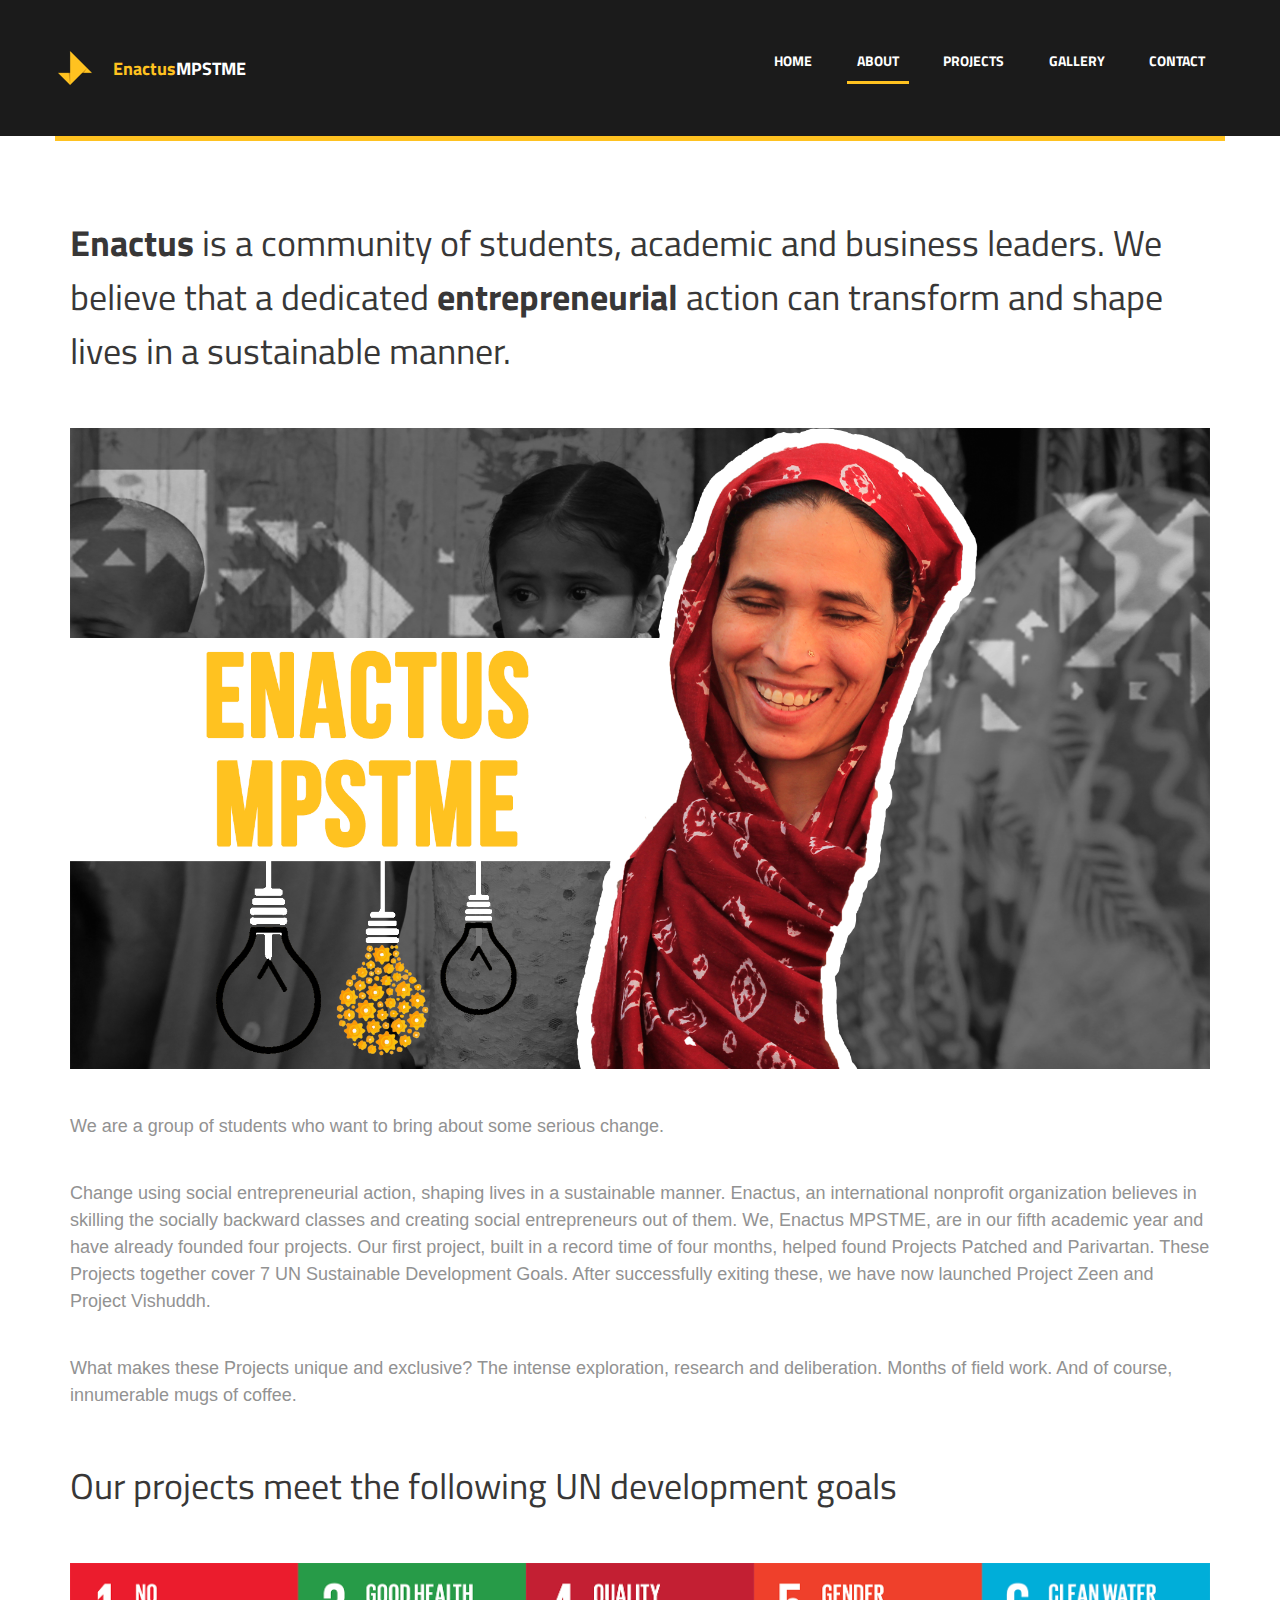
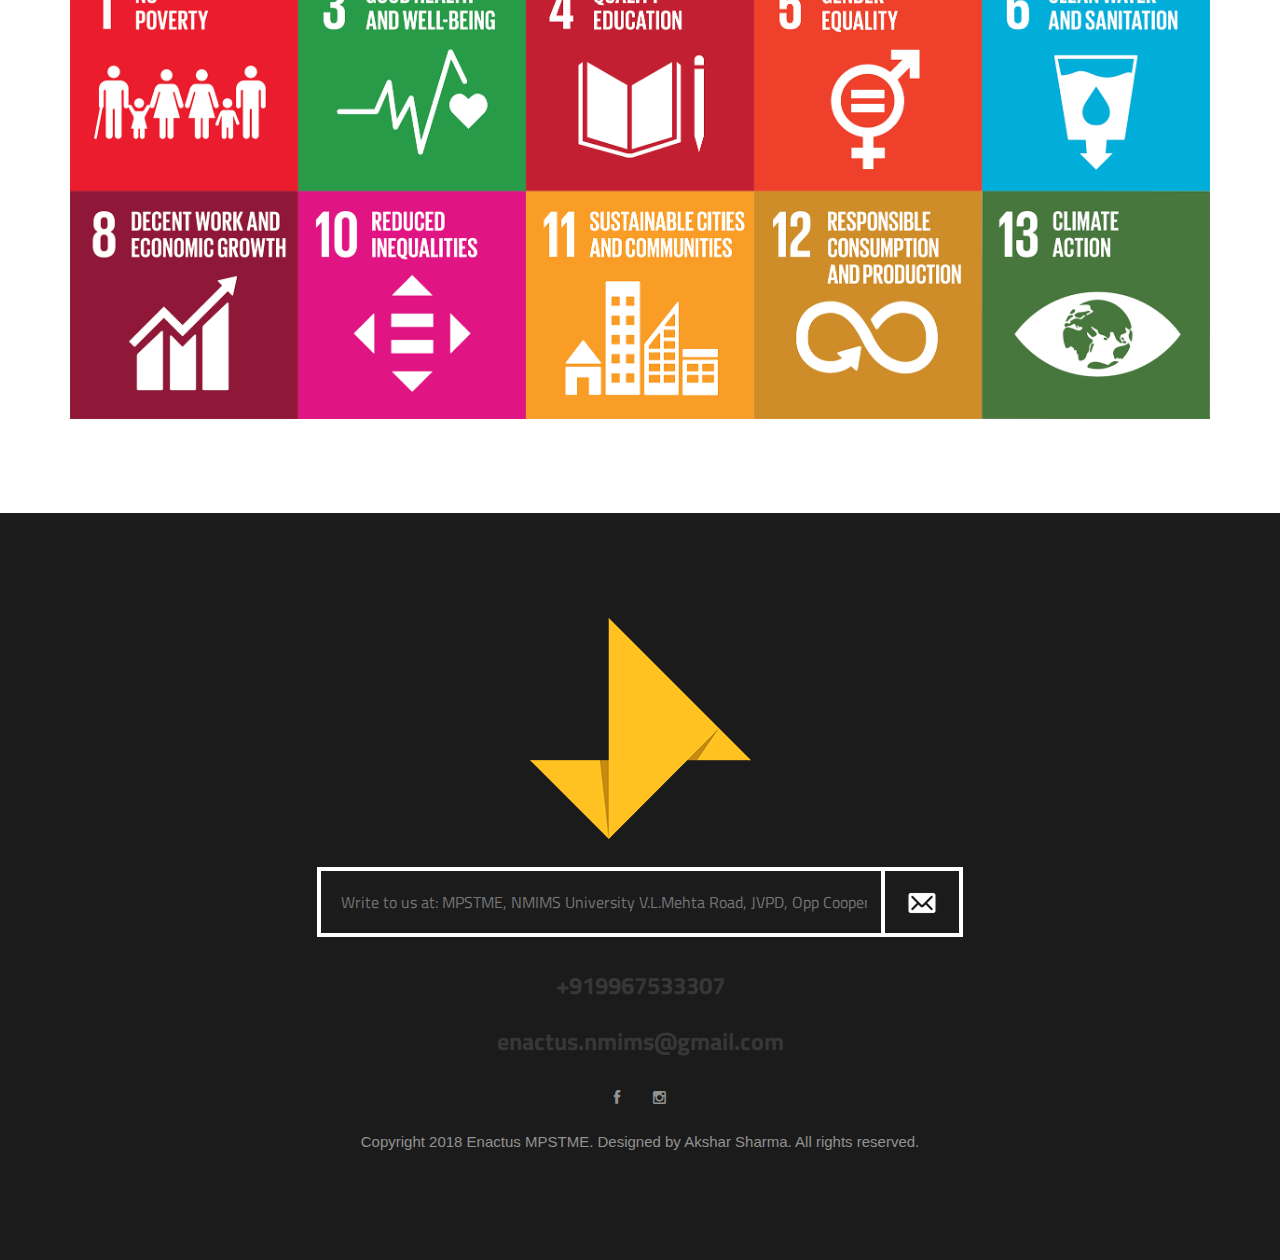
<file: about.html>
<!DOCTYPE html>
<html lang="en">
	<head>
		<meta charset="UTF-8">
		<meta http-equiv="X-UA-Compatible" content="IE=edge">
		<meta name="viewport" content="width=device-width, initial-scale=1.0,maximum-scale=1">
		
		<title>Enactus MPSTME | About</title>
		
		<!-- Loading third party fonts -->
		<link href="http://fonts.googleapis.com/css?family=Titillium+Web:300,400,700|" rel="stylesheet" type="text/css">
		<link href="fonts/font-awesome.min.css" rel="stylesheet" type="text/css">

		<!-- Loading main css file -->
		<link rel="stylesheet" href="style.css">
		<link rel="shortcut icon" type="image/png" href="images/icons/logo.png"/>
		<!--[if lt IE 9]>
		<script src="js/ie-support/html5.js"></script>
		<script src="js/ie-support/respond.js"></script>
		<![endif]-->
		<script src="https://ajax.googleapis.com/ajax/libs/jquery/3.2.1/jquery.min.js"></script>
		<script type="text/javascript">
  jQuery(document).ready(function($) {
    $(".scroll").click(function(event) {
    event.preventDefault();
    $('html,body').animate( { scrollTop:$(this.hash).offset().top } , 1000);
    } );
  } );
  </script>
	</head>


	<body>
		
		<div id="site-content">
			
			<header class="site-header">
				<div class="container">
					<a id="branding" href="index.html">
						<img src="images/icons/logo.png" alt="Enactus Logo" class="logo">
						<h1 class="site-title">Enactus<span>MPSTME</span></h1>
					</a>

					<nav class="main-navigation">
						<button type="button" class="menu-toggle"><i class="fa fa-bars"></i></button>
						<ul class="menu">
							<li class="menu-item"><a href="index.html">Home</a></li>
							<li class="menu-item current-menu-item"><a href="about.html">About</a></li>
							<li class="menu-item"><a href="index.html#content-2">Projects</a></li>
							<li class="menu-item"><a href="gallery.html">Gallery</a></li>
							<li class="menu-item"><a href="contact.php">Contact</a></li>
						</ul>
					</nav>
					<nav class="mobile-navigation"></nav>
				</div>
			</header> <!-- .site-header -->

			<main class="main-content">
				
				<div class="fullwidth-block content">
					<div class="container">
						<h2 class="entry-title"><b>Enactus</b> is a community of students, academic and business leaders. We believe that a dedicated <b>entrepreneurial</b> action can transform and shape lives in a sustainable manner.</h2>
						<figure class="block">
							<img src="images/misc/about.png" alt="">
						</figure>
						<p>We are a group of students who want to bring about some serious change.</p>
						<p>Change using social entrepreneurial action, shaping lives in a sustainable manner. Enactus, an
						international nonprofit organization believes in skilling the socially backward classes and creating social
						entrepreneurs out of them.
						We, Enactus MPSTME, are in our fifth academic year and have already founded four projects. Our first
						project, built in a record time of four months, helped found Projects Patched and Parivartan. These
						Projects together cover 7 UN Sustainable Development Goals.
						After successfully exiting these, we have now launched Project Zeen and Project Vishuddh.</p>
						<p>What makes these Projects unique and exclusive? The intense exploration, research and deliberation.
						Months of field work. And of course, innumerable mugs of coffee.</p>

						<h2 class="entry-title">Our projects meet the following UN development goals</h2>

						<figure class="block">
							<img src="images/misc/sdg-enactus.png" alt="">
						</figure>
					
			</main> <!-- .main-content -->
			<footer class="site-footer" id="content-5">
				<div class="container">
				<a class="scroll" href="#site-content"><img src="images/icons/enactus-logo-big.png"></a>
					<div class="subscribe-form">
					<form action="contact.html">
							<input type="text" placeholder="Write to us at: MPSTME, NMIMS University V.L.Mehta Road, JVPD, Opp Cooper Hospital, Vile Parle West Mumbai, Maharashtra 400056">
							<button type="submit"><img src="images/icons/icon-envelope-white.png" alt=""></button>
						</form></div>
					<!--<h1>Address:</h1><h3> MPSTME, NMIMS University V.L.Mehta Road, JVPD,<br>&nbsp&nbsp&nbsp&nbsp Opp Cooper Hospital, Vile Parle West Mumbai, <br>Maharashtra 400056</h3>-->
						<a href="tel:+919967533307"><h2>+919967533307</h2></a>
						<a href="mailto:enactus.nmims@gmail.com"><h2>enactus.nmims@gmail.com</h2></a>

				
					<div class="copy">
					<div class="social-links">
						<a href=" https://www.facebook.com/Enactus-MPSTME-125942421340574/"><i class="fa fa-facebook"></i></a>
						&nbsp
						<a href="https://www.instagram.com/enactusmpstme/"><i class="fa fa-instagram"></i></a>
					<br><br>
						<p>Copyright 2018 Enactus MPSTME. Designed by Akshar Sharma. All rights reserved.</p>
					</div>
				</div>
			</footer> <!-- .site-footer -->

		</div> <!-- #site-content -->

		

		<script src="js/jquery-1.11.1.min.js"></script>
		<script src="http://maps.google.com/maps/api/js?sensor=false&amp;language=en"></script>
		<script src="js/plugins.js"></script>
		<script src="js/app.js"></script>
		
	</body>

</html>
</file>
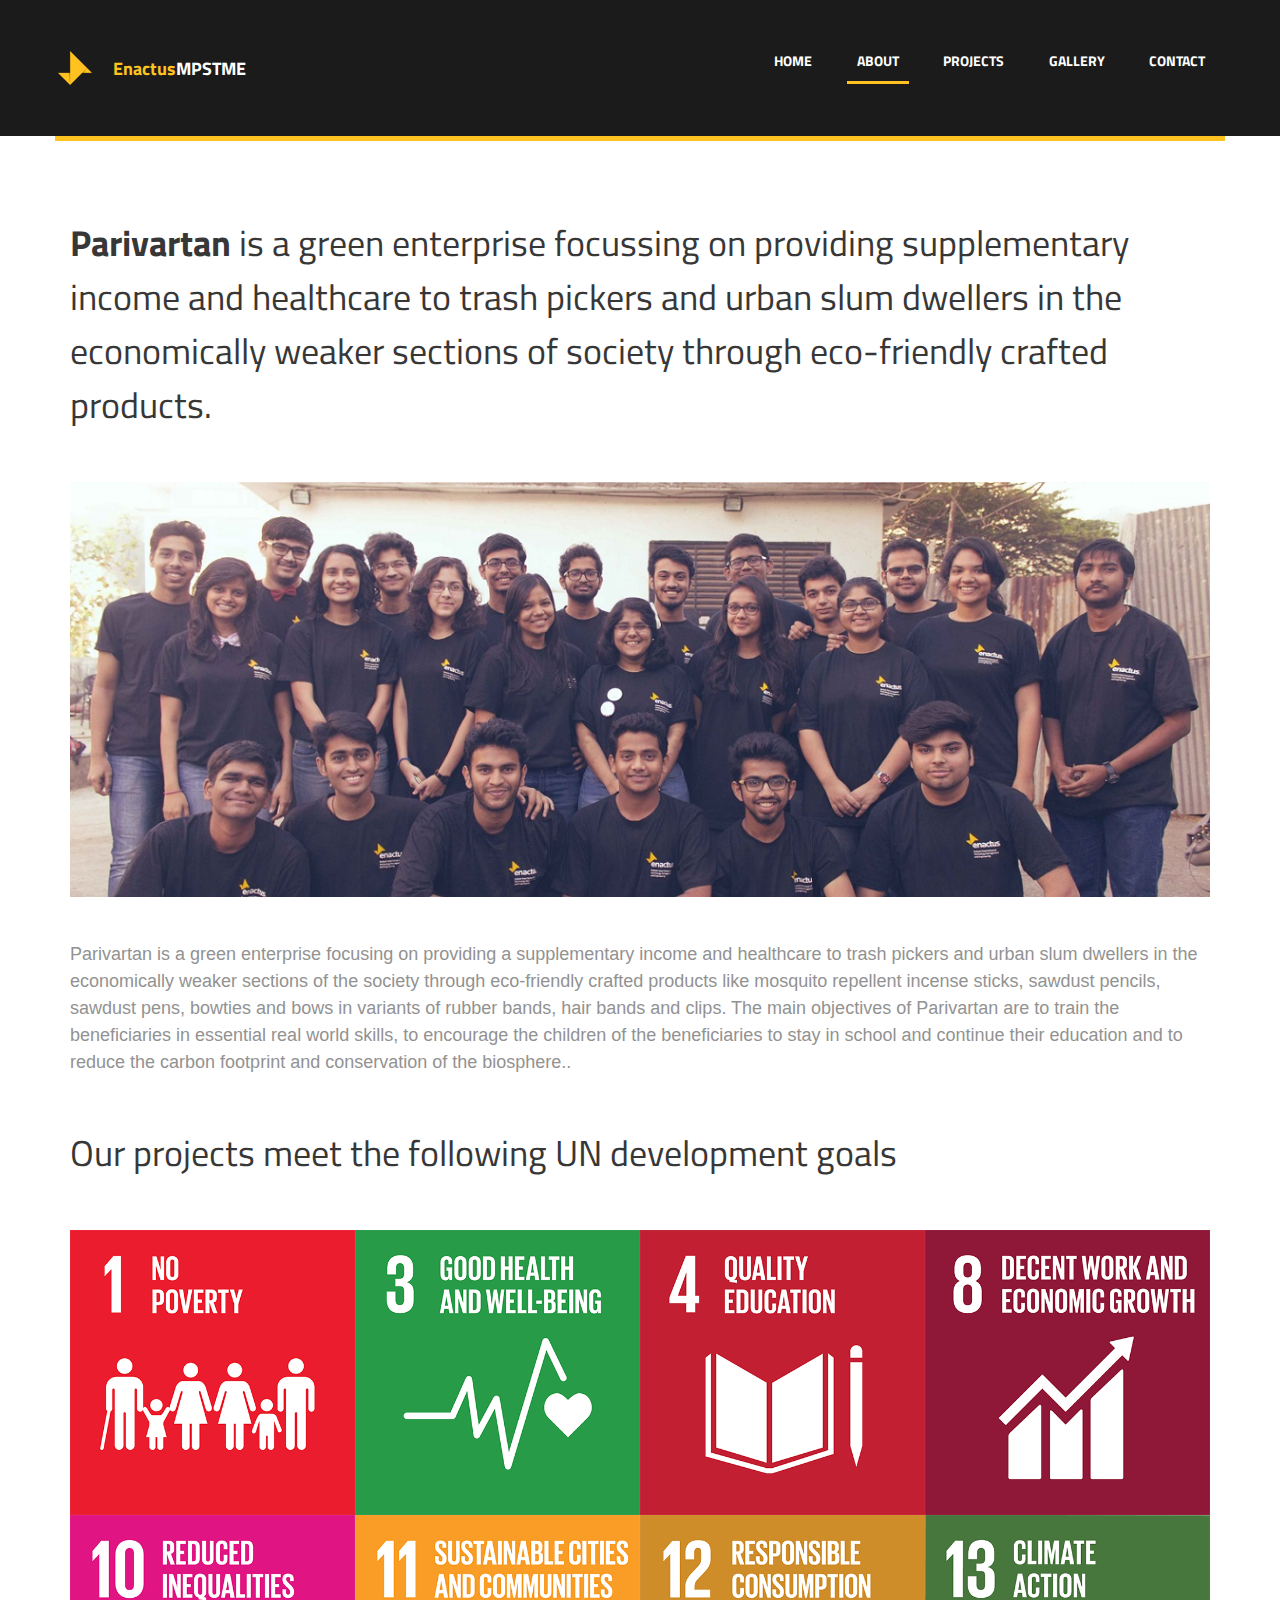
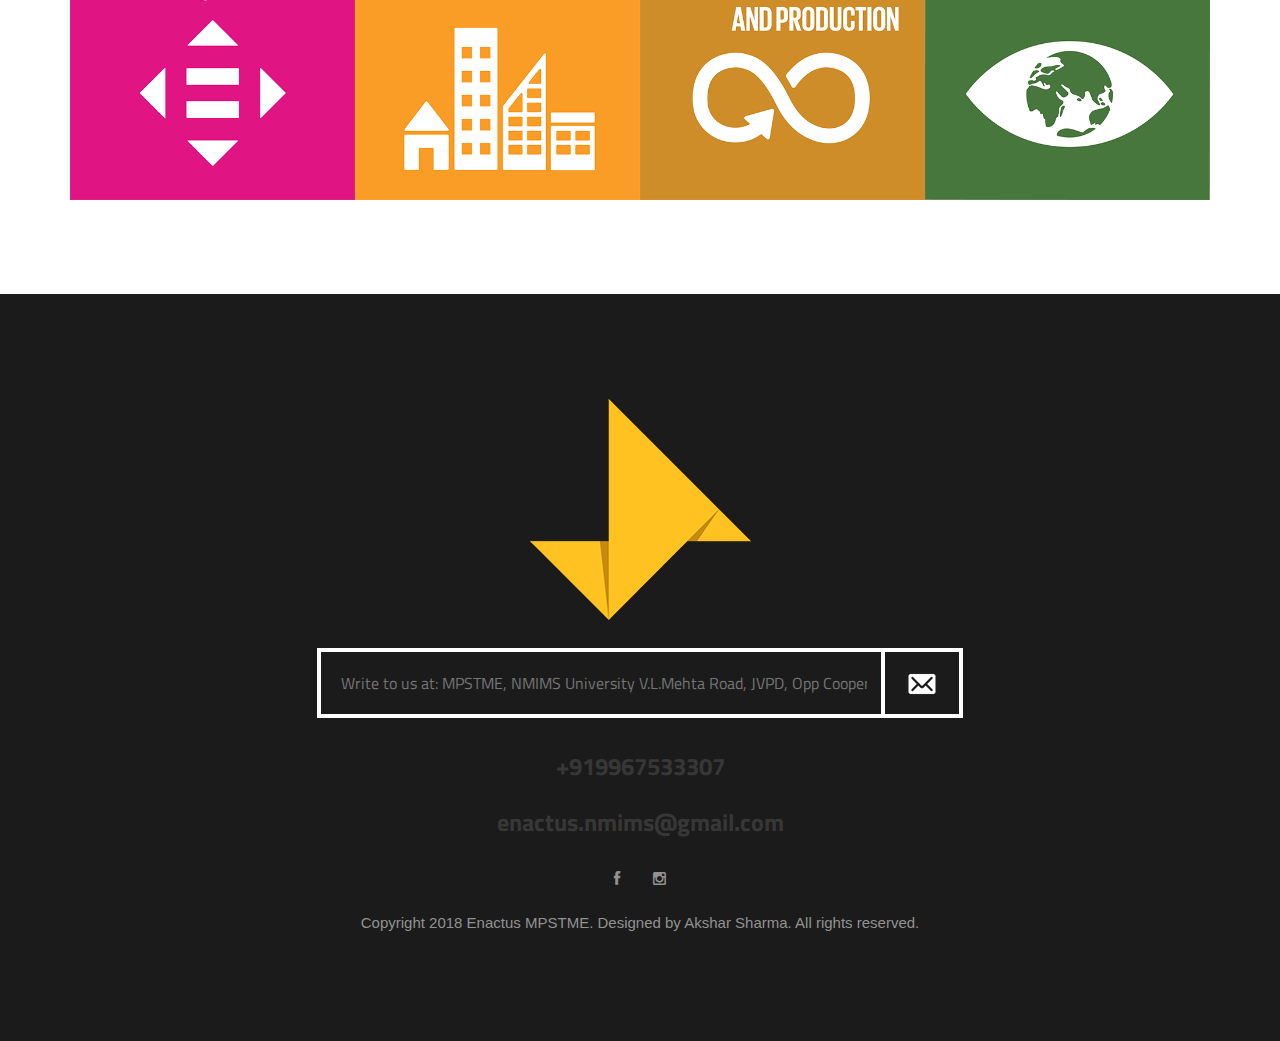
<file: parivartan.html>
<!DOCTYPE html>
<html lang="en">
	<head>
		<meta charset="UTF-8">
		<meta http-equiv="X-UA-Compatible" content="IE=edge">
		<meta name="viewport" content="width=device-width, initial-scale=1.0,maximum-scale=1">
		
		<title>Enactus MPSTME | Parivartan</title>
		
		<!-- Loading third party fonts -->
		<link href="http://fonts.googleapis.com/css?family=Titillium+Web:300,400,700|" rel="stylesheet" type="text/css">
		<link href="fonts/font-awesome.min.css" rel="stylesheet" type="text/css">

		<!-- Loading main css file -->
		<link rel="stylesheet" href="style.css">
		<link rel="shortcut icon" type="image/png" href="images/icons/logo.png"/>
		<script src="https://ajax.googleapis.com/ajax/libs/jquery/3.2.1/jquery.min.js"></script>
		<script type="text/javascript">
  jQuery(document).ready(function($) {
    $(".scroll").click(function(event) {
    event.preventDefault();
    $('html,body').animate( { scrollTop:$(this.hash).offset().top } , 1000);
    } );
  } );
  </script>

	</head>


	<body>
		
		<div id="site-content">
			
			<header class="site-header">
				<div class="container">
					<a id="branding" href="index.html">
						<img src="images/icons/logo.png" alt="Enactus Logo" class="logo">
						<h1 class="site-title">Enactus<span>MPSTME</span></h1>
					</a>

					<nav class="main-navigation">
						<button type="button" class="menu-toggle"><i class="fa fa-bars"></i></button>
						<ul class="menu">
							<li class="menu-item"><a href="index.html">Home</a></li>
							<li class="menu-item current-menu-item"><a href="about.html">About</a></li>
							<li class="menu-item"><a href="index.html#content-2">Projects</a></li>
							<li class="menu-item"><a href="gallery.html">Gallery</a></li>
							<li class="menu-item"><a href="contact.php">Contact</a></li>
						</ul>
					</nav>
					<nav class="mobile-navigation"></nav>
				</div>
			</header> <!-- .site-header -->

			<main class="main-content">
				
				<div class="fullwidth-block content">
					<div class="container">
						<h2 class="entry-title"><b>Parivartan</b> is a green enterprise focussing on providing supplementary income and healthcare to trash pickers and urban slum dwellers in the economically weaker sections of society through eco-friendly crafted products.</h2>
						<figure class="block">
							<img src="images/projects/parivartan.jpg" alt="">
						</figure>
						<p>Parivartan is a green enterprise focusing on providing a supplementary income and healthcare to
trash pickers and urban slum dwellers in the economically weaker sections of the society through
eco-friendly crafted products like mosquito repellent incense sticks, sawdust pencils, sawdust pens,
bowties and bows in variants of rubber bands, hair bands and clips. The main objectives of
Parivartan are to train the beneficiaries in essential real world skills, to encourage the children of the
beneficiaries to stay in school and continue their education and to reduce the carbon footprint and
conservation of the biosphere.</b>.</p>

						<h2 class="entry-title">Our projects meet the following UN development goals</h2>
						<figure class="block">
							<img src="images/misc/sdg-parpatch.png" alt="">
						</figure>
					</div>
				</div>
			</main> <!-- .main-content -->

			
			<footer class="site-footer" id="content-5">
				<div class="container">
				<a class="scroll" href="#site-content"><img src="images/icons/enactus-logo-big.png"></a>
					<div class="subscribe-form">
					<form action="contact.html">
							<input type="text" placeholder="Write to us at: MPSTME, NMIMS University V.L.Mehta Road, JVPD, Opp Cooper Hospital, Vile Parle West Mumbai, Maharashtra 400056">
							<button type="submit"><img src="images/icons/icon-envelope-white.png" alt=""></button>
						</form></div>
					<!--<h1>Address:</h1><h3> MPSTME, NMIMS University V.L.Mehta Road, JVPD,<br>&nbsp&nbsp&nbsp&nbsp Opp Cooper Hospital, Vile Parle West Mumbai, <br>Maharashtra 400056</h3>-->
						<a href="tel:+919967533307"><h2>+919967533307</h2></a>
						<a href="mailto:enactus.nmims@gmail.com"><h2>enactus.nmims@gmail.com</h2></a>

				
					<div class="copy">
					<div class="social-links">
						<a href=" https://www.facebook.com/Enactus-MPSTME-125942421340574/"><i class="fa fa-facebook"></i></a>
						&nbsp
						<a href="https://www.instagram.com/enactusmpstme/"><i class="fa fa-instagram"></i></a>
					<br><br>
						<p>Copyright 2018 Enactus MPSTME. Designed by Akshar Sharma. All rights reserved.</p>
					</div>
				</div>
			</footer> <!-- .site-footer -->

		</div> <!-- #site-content -->

		

		<script src="js/jquery-1.11.1.min.js"></script>
		<script src="http://maps.google.com/maps/api/js?sensor=false&amp;language=en"></script>
		<script src="js/plugins.js"></script>
		<script src="js/app.js"></script>
		
	</body>

</html>
</file>
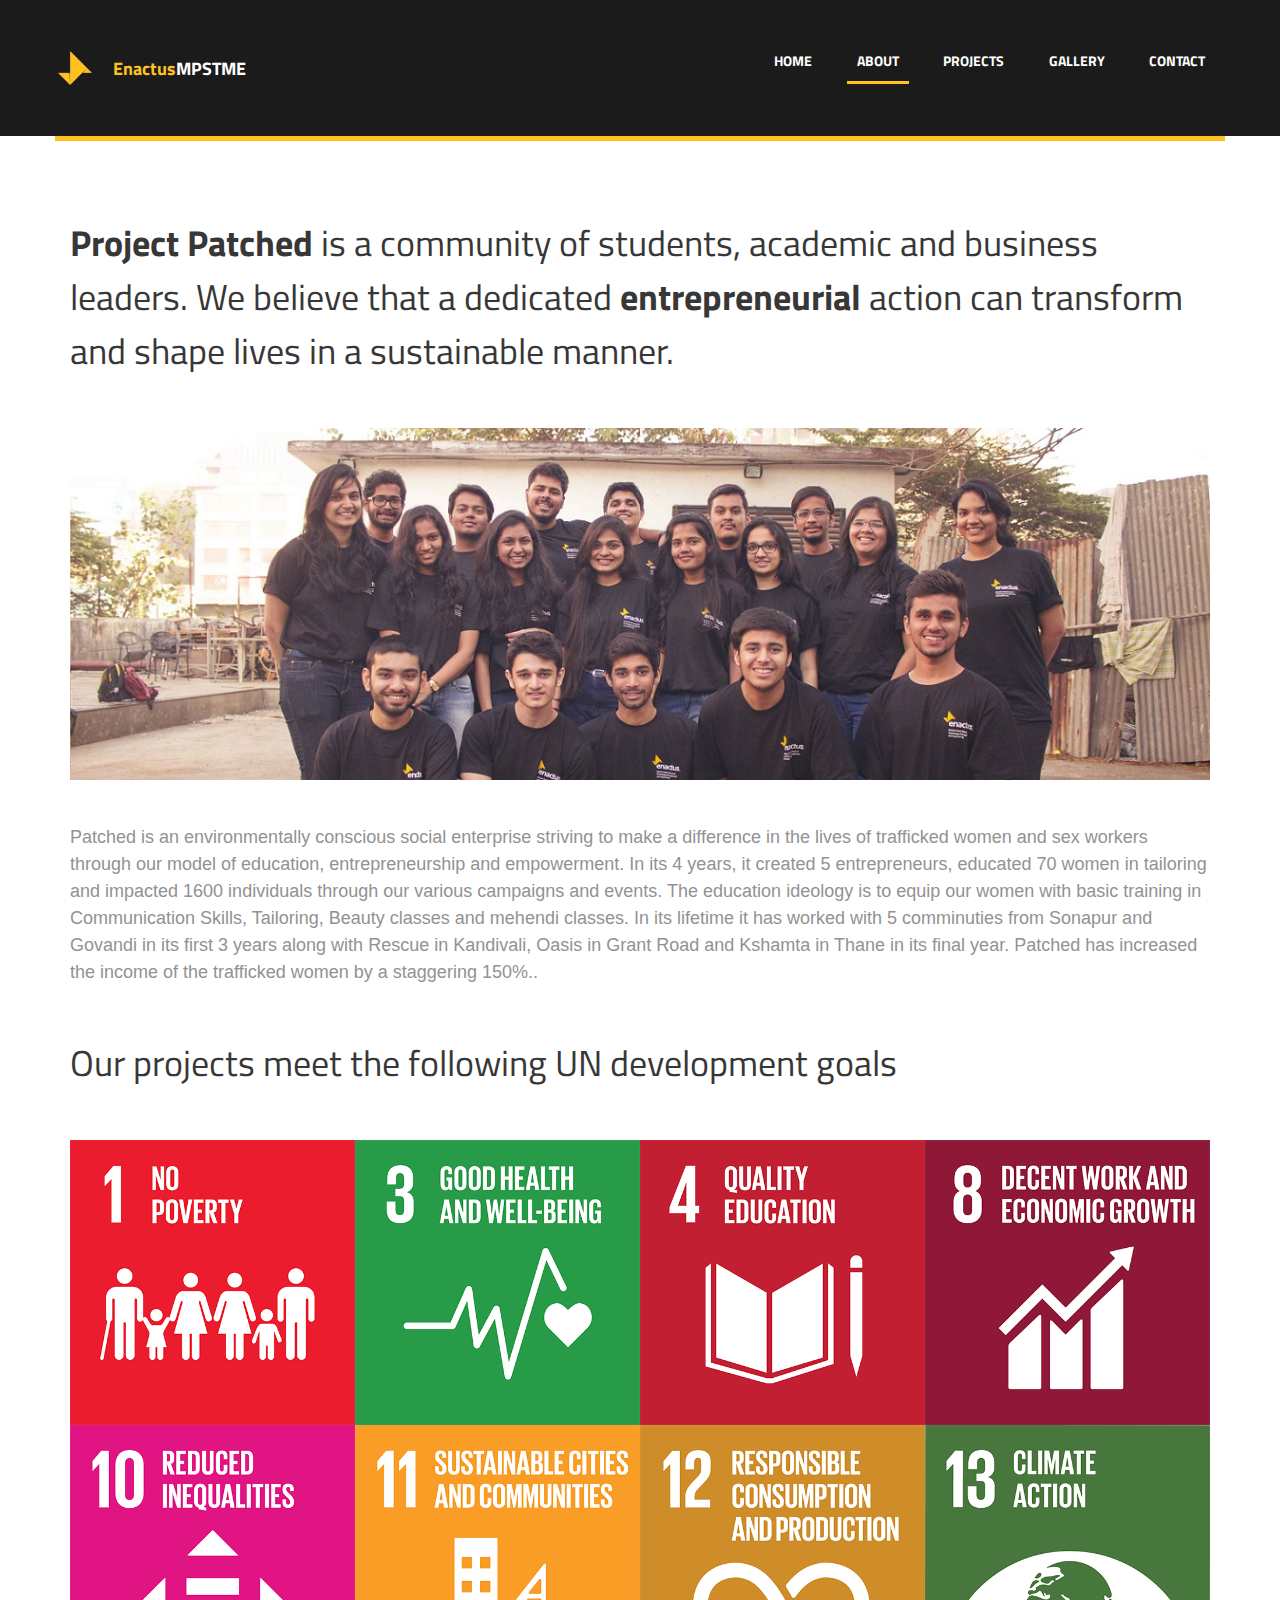
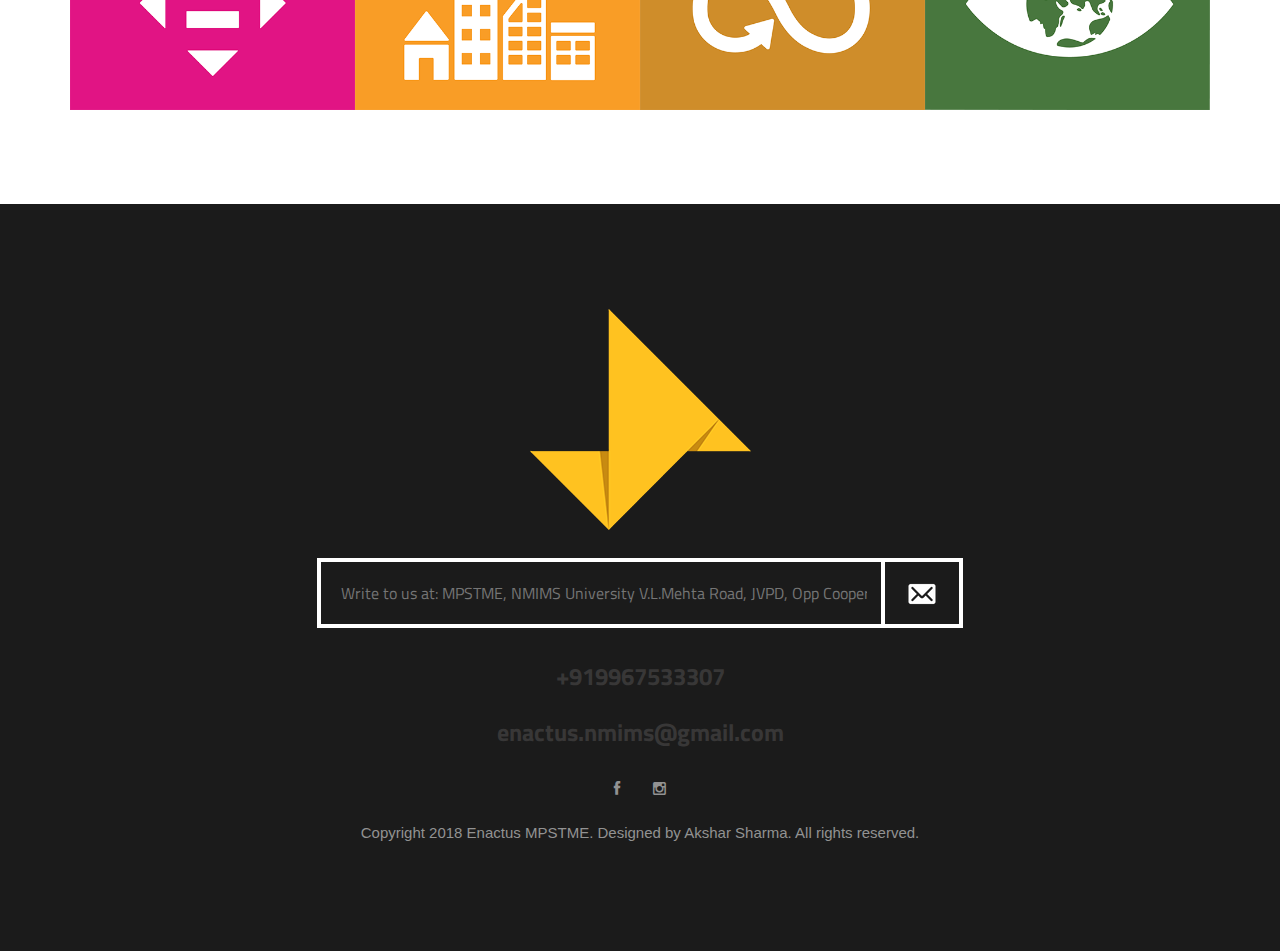
<file: patched.html>
<!DOCTYPE html>
<html lang="en">
	<head>
		<meta charset="UTF-8">
		<meta http-equiv="X-UA-Compatible" content="IE=edge">
		<meta name="viewport" content="width=device-width, initial-scale=1.0,maximum-scale=1">
		
		<title>Enactus MPSTME | Patched</title>
		
		<!-- Loading third party fonts -->
		<link href="http://fonts.googleapis.com/css?family=Titillium+Web:300,400,700|" rel="stylesheet" type="text/css">
		<link href="fonts/font-awesome.min.css" rel="stylesheet" type="text/css">

		<!-- Loading main css file -->
		<link rel="stylesheet" href="style.css">
		<link rel="shortcut icon" type="image/png" href="images/icons/logo.png"/>
		
		<script src="https://ajax.googleapis.com/ajax/libs/jquery/3.2.1/jquery.min.js"></script>
		<script type="text/javascript">
  jQuery(document).ready(function($) {
    $(".scroll").click(function(event) {
    event.preventDefault();
    $('html,body').animate( { scrollTop:$(this.hash).offset().top } , 1000);
    } );
  } );
  </script>
	</head>


	<body>
		
		<div id="site-content">
			
			<header class="site-header">
				<div class="container">
					<a id="branding" href="index.html">
						<img src="images/icons/logo.png" alt="Company Logo" class="logo">
						<h1 class="site-title">Enactus<span>MPSTME</span></h1>
					</a>

					<nav class="main-navigation">
						<button type="button" class="menu-toggle"><i class="fa fa-bars"></i></button>
						<ul class="menu">
							<li class="menu-item"><a href="index.html">Home</a></li>
							<li class="menu-item current-menu-item"><a href="about.html">About</a></li>
							<li class="menu-item"><a href="index.html#content-2">Projects</a></li>
							<li class="menu-item"><a href="gallery.html">Gallery</a></li>
							<li class="menu-item"><a href="contact.php">Contact</a></li>
						</ul>
					</nav>
					<nav class="mobile-navigation"></nav>
				</div>
			</header> <!-- .site-header -->

			<main class="main-content">
				
				<div class="fullwidth-block content">
					<div class="container">
						<h2 class="entry-title"><b>Project Patched</b> is a community of students, academic and business leaders. We believe that a dedicated <b>entrepreneurial</b> action can transform and shape lives in a sustainable manner.</h2>
						<figure class="block">
							<img src="images/projects/patched.jpg" alt="">
						</figure>
						<p>Patched is an environmentally conscious social enterprise striving to make a difference in the
						   lives of trafficked women and sex workers through our model of education, entrepreneurship
						and empowerment. In its 4 years, it created 5 entrepreneurs, educated 70 women in tailoring
						and impacted 1600 individuals through our various campaigns and events. The education
						ideology is to equip our women with basic training in Communication Skills, Tailoring, Beauty
						classes and mehendi classes. In its lifetime it has worked with 5 comminuties from Sonapur and
						Govandi in its first 3 years along with Rescue in Kandivali, Oasis in Grant Road and Kshamta in
						Thane in its final year. Patched has increased the income of the trafficked women by a
						staggering 150%.</b>.</p>

						<h2 class="entry-title">Our projects meet the following UN development goals</h2>
						<figure class="block">
							<img src="images/misc/sdg-parpatch.png" alt="">
						</figure>
					</div>
				</div>
			</main> <!-- .main-content -->

			
			<footer class="site-footer" id="content-5">
				<div class="container">
				<a class="scroll" href="#site-content"><img src="images/icons/enactus-logo-big.png"></a>
					<div class="subscribe-form">
					<form action="contact.html">
							<input type="text" placeholder="Write to us at: MPSTME, NMIMS University V.L.Mehta Road, JVPD, Opp Cooper Hospital, Vile Parle West Mumbai, Maharashtra 400056">
							<button type="submit"><img src="images/icons/icon-envelope-white.png" alt=""></button>
						</form></div>
					<!--<h1>Address:</h1><h3> MPSTME, NMIMS University V.L.Mehta Road, JVPD,<br>&nbsp&nbsp&nbsp&nbsp Opp Cooper Hospital, Vile Parle West Mumbai, <br>Maharashtra 400056</h3>-->
						<a href="tel:+919967533307"><h2>+919967533307</h2></a>
						<a href="mailto:enactus.nmims@gmail.com"><h2>enactus.nmims@gmail.com</h2></a>

				
					<div class="copy">
					<div class="social-links">
						<a href="https://www.facebook.com/Enactus-MPSTME-125942421340574/"><i class="fa fa-facebook"></i></a>
						&nbsp
						<a href="https://www.instagram.com/enactusmpstme/"><i class="fa fa-instagram"></i></a>
					<br><br>
						<p>Copyright 2018 Enactus MPSTME. Designed by Akshar Sharma. All rights reserved.</p>
					</div>
				</div>
			</footer> <!-- .site-footer -->

		</div> <!-- #site-content -->

		

		<script src="js/jquery-1.11.1.min.js"></script>
		<script src="http://maps.google.com/maps/api/js?sensor=false&amp;language=en"></script>
		<script src="js/plugins.js"></script>
		<script src="js/app.js"></script>
		
	</body>

</html>
</file>
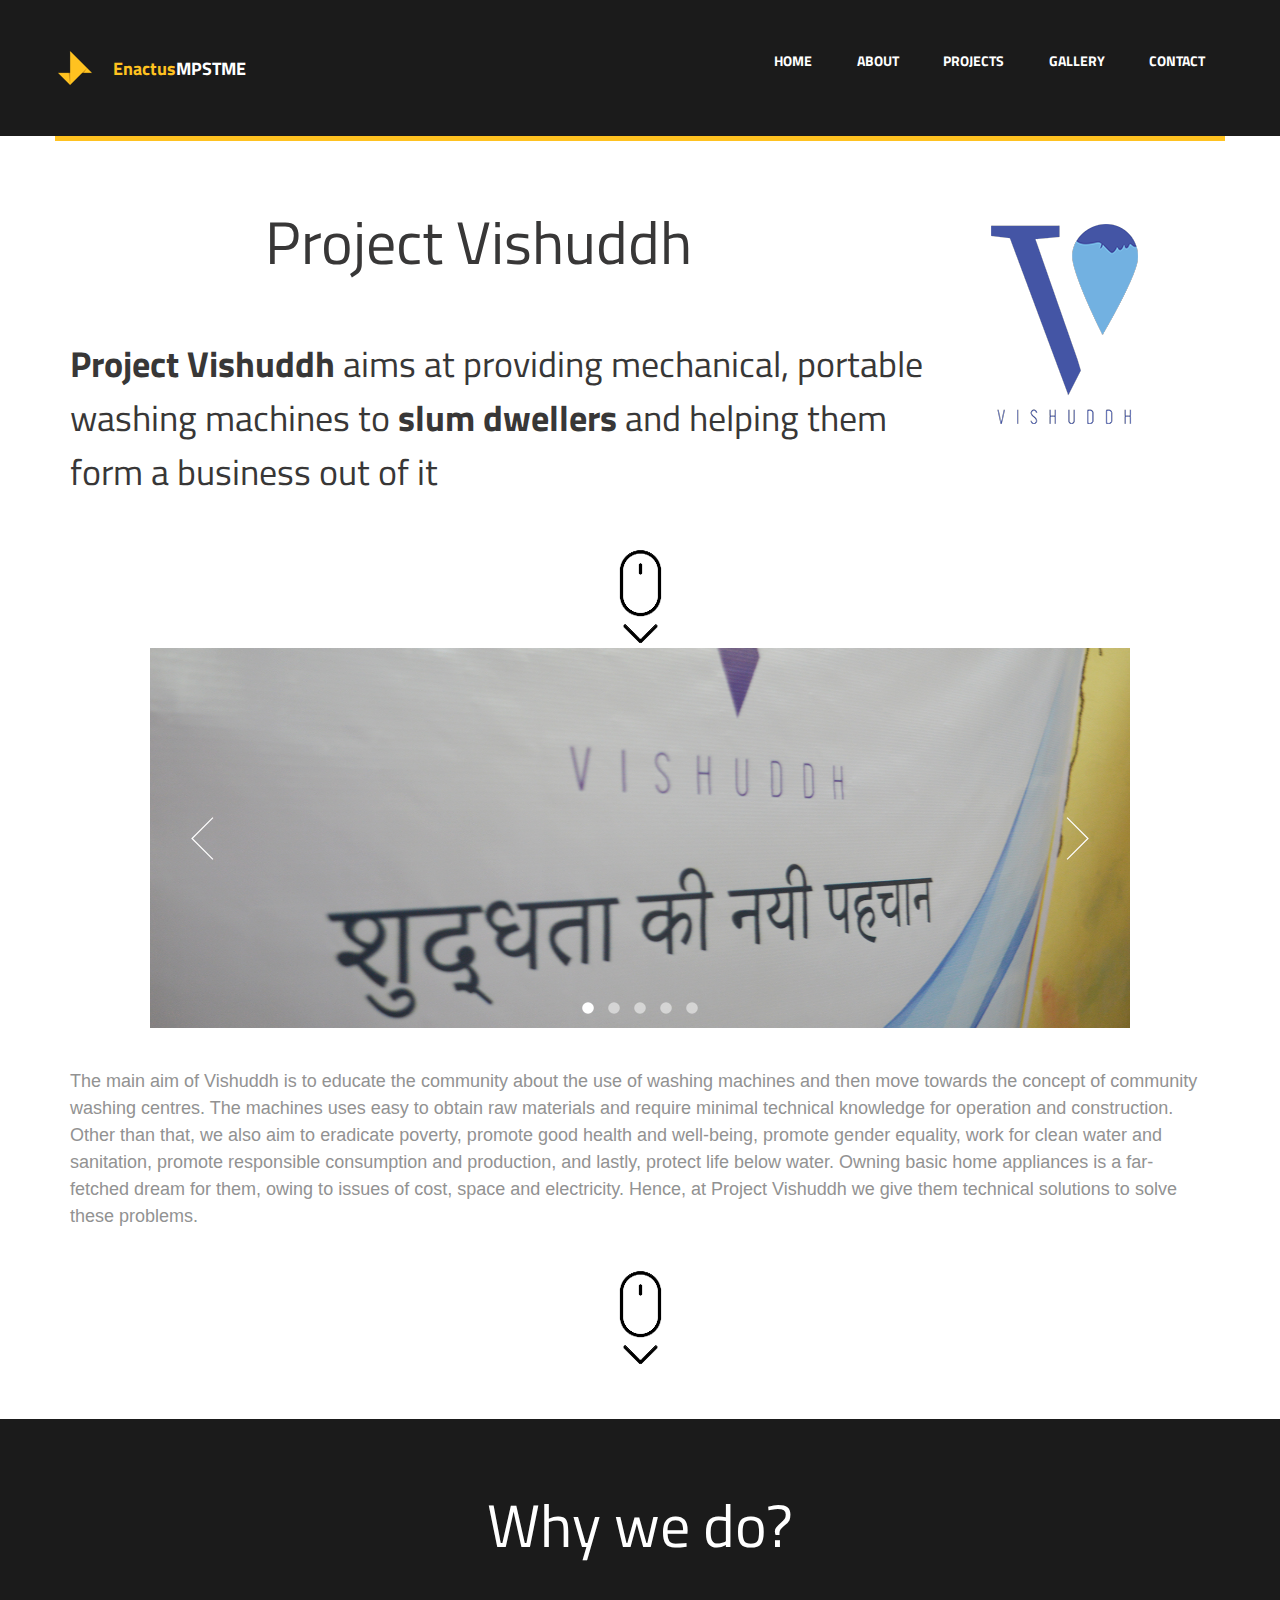
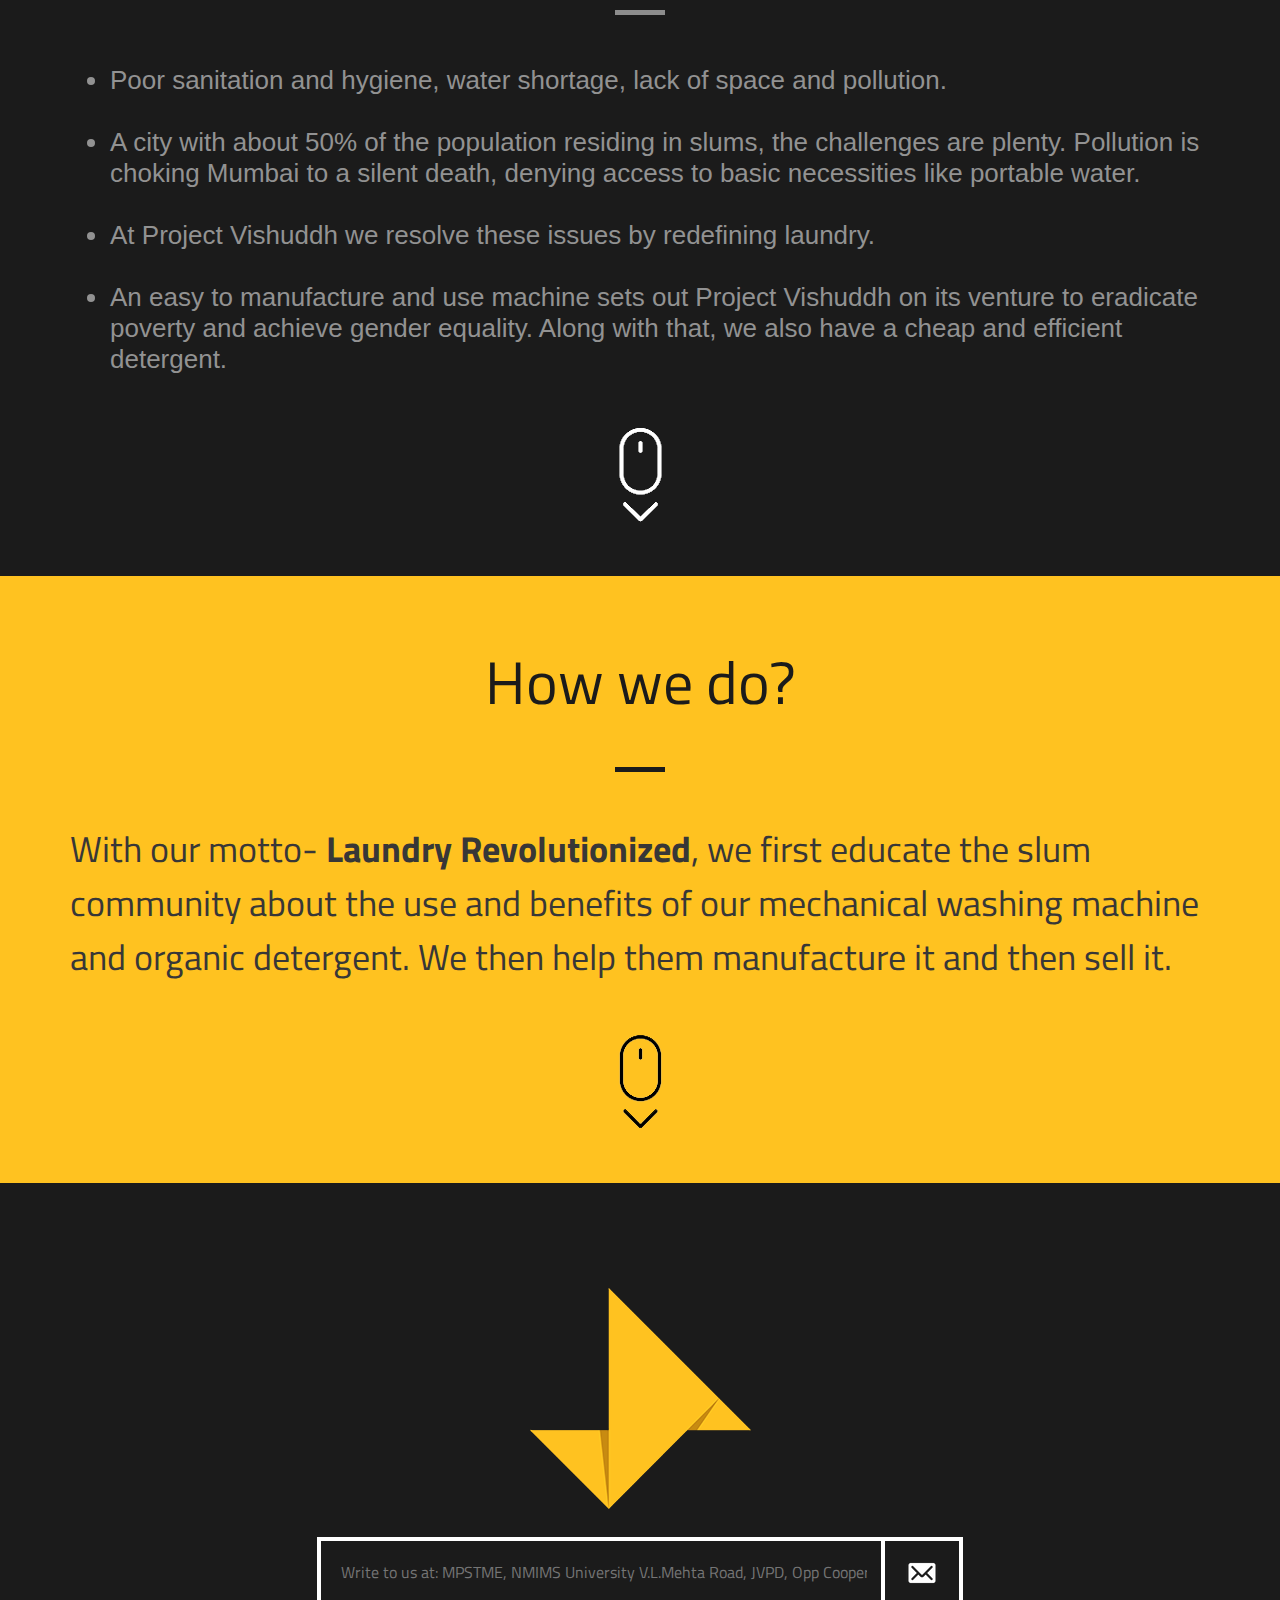
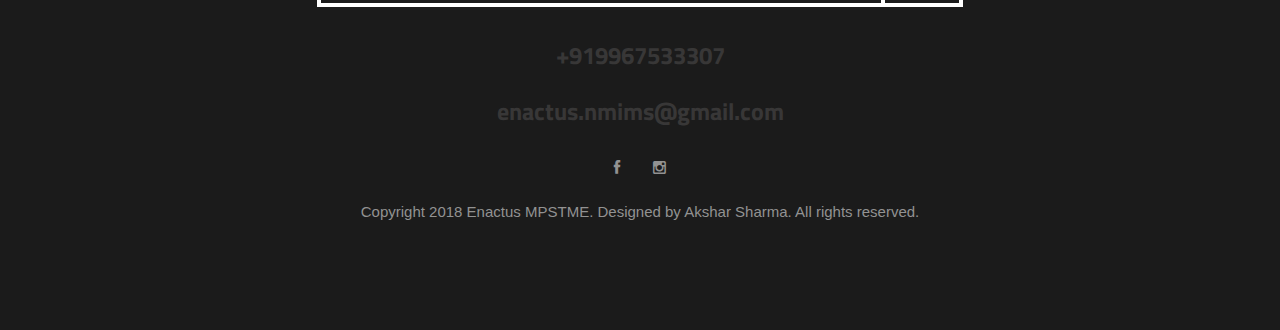
<file: vishuddh.html>
<!DOCTYPE html>
<html lang="en">
	<head>
		<meta charset="UTF-8">
		<meta http-equiv="X-UA-Compatible" content="IE=edge">
		<meta name="viewport" content="width=device-width, initial-scale=1.0,maximum-scale=1">
		
		<title>Enactus MPSTME | Vishuddh</title>
		
		<!-- Loading third party fonts -->
		<link href="http://fonts.googleapis.com/css?family=Titillium+Web:300,400,700|" rel="stylesheet" type="text/css">
		<link href="fonts/font-awesome.min.css" rel="stylesheet" type="text/css">

		<!-- Loading main css file -->
		<link rel="stylesheet" href="style.css">
	
		<script src="https://ajax.googleapis.com/ajax/libs/jquery/3.2.1/jquery.min.js"></script>
		<script>
$(document).ready(function(){
        $(".div1").fadeIn();
        $(".div1").animate({
        	left: '20px'
                    },"slow");
        $("#img-anim").animate({
        	right: '50px'
        },"slow")
        $("#div2").fadeIn("3000");
        $("#div3").fadeIn(3000);
});
</script>
<script type="text/javascript">
  jQuery(document).ready(function($) {
    $(".scroll").click(function(event) {
    event.preventDefault();
    $('html,body').animate( { scrollTop:$(this.hash).offset().top } , 1000);
    } );
  } );
</script>

	</head>


	<body>
		
		<div id="site-content">
			
			<header class="site-header">
				<div class="container">
					<a id="branding" href="index.html">
						<img src="images/icons/logo.png" alt="Enactus Logo" class="logo">
						<h1 class="site-title">Enactus<span>MPSTME</span></h1>
					</a>

					<nav class="main-navigation">
						<button type="button" class="menu-toggle"><i class="fa fa-bars"></i></button>
						<ul class="menu">
							<li class="menu-item"><a href="index.html">Home</a></li>
							<li class="menu-item"><a href="about.html">About</a></li>
							<li class="menu-item"><a href="index.html#content-2">Projects</a></li>
							<li class="menu-item"><a href="gallery.html">Gallery</a></li>
							<li class="menu-item"><a href="contact.php">Contact</a></li>
						</ul>
					</nav>
					<nav class="mobile-navigation"></nav>
				</div>
			</header> <!-- .site-header -->
			<main class="main-content">
				
		<div class="fullwidth-block content">

					<div class="container">
					<img src="images/projects/logo-vishuddh-small.png" id="div1" style=" margin-left: -26px;position: relative;" align="right">
						<div class="div1" style="display:none; margin-left: -100px;position: relative;"><h1 class="section-title-p">Project Vishuddh</h1></div>
						
						<div id="div2" style="display: none;"><h2 class="entry-title"><b>Project Vishuddh</b> aims at providing mechanical, portable washing machines to <b>slum dwellers</b> and helping them form a business out of it</h2></div>
						<center><a class="scroll" href="#content-1"><image src="images/icons/icon-scroll.png"></a></center>
						<figure class="block">
						<!--Slider Begins-->
												
						    <script src="js/jssor.slider-26.7.0.min.js" type="text/javascript"></script>
						    <script type="text/javascript">
						        jssor_1_slider_init = function() {

						            var jssor_1_SlideshowTransitions = [
						              {$Duration:800,$Opacity:2}
						            ];

						            var jssor_1_options = {
						              $AutoPlay: 1,
						              $Cols: 1,
						              $Align: 0,
						              $SlideshowOptions: {
						                $Class: $JssorSlideshowRunner$,
						                $Transitions: jssor_1_SlideshowTransitions,
						                $TransitionsOrder: 1
						              },
						              $ArrowNavigatorOptions: {
						                $Class: $JssorArrowNavigator$
						              },
						              $BulletNavigatorOptions: {
						                $Class: $JssorBulletNavigator$
						              }
						            };

						            var jssor_1_slider = new $JssorSlider$("jssor_1", jssor_1_options);

						            /*#region responsive code begin*/

						            var MAX_WIDTH = 980;

						            function ScaleSlider() {
						                var containerElement = jssor_1_slider.$Elmt.parentNode;
						                var containerWidth = containerElement.clientWidth;

						                if (containerWidth) {

						                    var expectedWidth = Math.min(MAX_WIDTH || containerWidth, containerWidth);

						                    jssor_1_slider.$ScaleWidth(expectedWidth);
						                }
						                else {
						                    window.setTimeout(ScaleSlider, 30);
						                }
						            }

						            ScaleSlider();

						            $Jssor$.$AddEvent(window, "load", ScaleSlider);
						            $Jssor$.$AddEvent(window, "resize", ScaleSlider);
						            $Jssor$.$AddEvent(window, "orientationchange", ScaleSlider);
						            /*#endregion responsive code end*/
						        };
						    </script>
						    <style>
						        /* jssor slider loading skin spin css */
						        .jssorl-009-spin img {
						            animation-name: jssorl-009-spin;
						            animation-duration: 1.6s;
						            animation-iteration-count: infinite;
						            animation-timing-function: linear;
						        }

						        @keyframes jssorl-009-spin {
						            from {
						                transform: rotate(0deg);
						            }

						            to {
						                transform: rotate(360deg);
						            }
						        }


						        .jssorb051 .i {position:absolute;cursor:pointer;}
						        .jssorb051 .i .b {fill:#fff;fill-opacity:0.5;}
						        .jssorb051 .i:hover .b {fill-opacity:.7;}
						        .jssorb051 .iav .b {fill-opacity: 1;}
						        .jssorb051 .i.idn {opacity:.3;}

						        .jssora051 {display:block;position:absolute;cursor:pointer;}
						        .jssora051 .a {fill:none;stroke:#fff;stroke-width:360;stroke-miterlimit:10;}
						        .jssora051:hover {opacity:.8;}
						        .jssora051.jssora051dn {opacity:.5;}
						        .jssora051.jssora051ds {opacity:.3;pointer-events:none;}
						    </style>
						    <div id="jssor_1" style="position:relative;margin:0 auto;top:0px;left:0px;width:980px;height:380px;overflow:hidden;visibility:hidden;">
						        <!-- Loading Screen -->
						        <div data-u="loading" class="jssorl-009-spin" style="position:absolute;top:0px;left:0px;width:100%;height:100%;text-align:center;background-color:rgba(0,0,0,0.7);">
						            <img style="margin-top:-19px;position:relative;top:50%;width:38px;height:38px;" src="images/icons/spin.svg" />
						        </div>
						        <div id="content-1"></div>
						        <div data-u="slides" style="cursor:default;position:relative;top:0px;left:0px;width:980px;height:380px;overflow:hidden;">
						        	
						            <div data-p="170.00">
						                <img data-u="image" src="images/proj_slider/vis-1.jpg" />
						            </div>
						            <div data-p="170.00">
						                <img data-u="image" src="images/proj_slider/vis-3.jpg" />
						            </div>
						            <div data-p="170.00">
						                <img data-u="image" src="images/proj_slider/vis-7.jpg" />
						            </div>
						            <div data-p="170.00">
						                <img data-u="image" src="images/proj_slider/vis-9.jpg" />
						            </div>
						            <div data-p="170.00">
						                <img data-u="image" src="images/proj_slider/vis-12.jpg" />
						            </div>
						        </div>
						        <!-- Bullet Navigator -->
						        <div data-u="navigator" class="jssorb051" style="position:absolute;bottom:12px;right:12px;" data-autocenter="1" data-scale="0.5" data-scale-bottom="0.75">
						            <div data-u="prototype" class="i" style="width:16px;height:16px;">
						                <svg viewbox="0 0 16000 16000" style="position:absolute;top:0;left:0;width:100%;height:100%;">
						                    <circle class="b" cx="8000" cy="8000" r="5800"></circle>
						                </svg>
						            </div>
						        </div>
						        <!-- Arrow Navigator -->
						        <div data-u="arrowleft" class="jssora051" style="width:55px;height:55px;top:0px;left:25px;" data-autocenter="2" data-scale="0.75" data-scale-left="0.75">
						            <svg viewbox="0 0 16000 16000" style="position:absolute;top:0;left:0;width:100%;height:100%;">
						                <polyline class="a" points="11040,1920 4960,8000 11040,14080 "></polyline>
						            </svg>
						        </div>
						        <div data-u="arrowright" class="jssora051" style="width:55px;height:55px;top:0px;right:25px;" data-autocenter="2" data-scale="0.75" data-scale-right="0.75">
						            <svg viewbox="0 0 16000 16000" style="position:absolute;top:0;left:0;width:100%;height:100%;">
						                <polyline class="a" points="4960,1920 11040,8000 4960,14080 "></polyline>
						            </svg>
						        </div>
						    </div>

						    <script type="text/javascript">jssor_1_slider_init();</script>
							<!-- #endregion Jssor Slider End -->

						</figure>
						
						<p>The main aim of Vishuddh is to educate the community about the use of washing machines and then move towards the concept of community washing centres. The machines uses easy to obtain raw materials and require minimal technical
						knowledge for operation and construction. Other than that, we also aim to eradicate poverty, promote good health and well-being, promote gender equality, work for clean water and sanitation, promote responsible consumption and production, and lastly, protect life below water. Owning basic home appliances is a far-fetched dream for them, owing to issues of cost, space and
electricity. Hence, at Project Vishuddh we give them technical solutions to solve these problems.
						</p>
						<center><a class="scroll" href="#div3"><image src="images/icons/icon-scroll.png"></a></center>	
						</div>
						</div>
						
 		<div class="fullwidth-block dark-bg" data-bg-color="#1b1b1b">
					<div class="container"><div id="div3"></div>
						<h2 class="section-title">Why we do?</h2>
						<ul><div class="con-li">
								<li>
									Poor sanitation and hygiene, water shortage, lack of space and pollution.
								</li><br>
								<li>A city with about 50% of the population residing in slums, the challenges are plenty. Pollution is choking
Mumbai to a silent death, denying access to basic necessities like portable water.</li><br>
								<li>At Project Vishuddh we resolve these issues by redefining laundry.</li><br>
								<li>An easy to manufacture and use machine sets out Project Vishuddh on its venture to eradicate poverty
and achieve gender equality. Along with that, we also have a cheap and efficient detergent.</li>
								
							</ul><br><br>
							<center><a class="scroll" href="#div5"><image src="images/icons/icon-scroll-w.png"></a></center>	
						
						</div>
						</div>
						</div>

			<div class="fullwidth-block dark-bg" data-bg-color="#FFC220">
					<div class="container" id="div5">
					<h2 class="section-title-w">How we do?</h2>
								<div class="fulllwidth-block content"><h2 class="entry-title">With our motto- <b>Laundry Revolutionized</b>, we first educate the slum community about the use and
benefits of our mechanical washing machine and organic detergent. We then help them manufacture it
and then sell it.</h2>
</div>
<center><a class="scroll" href="#content-5"><image src="images/icons/icon-scroll.png"></a></center>	

						</div>
						</div>
						</div>
				

		<script src="js/jquery-1.11.1.min.js"></script>
		<script src="js/plugins.js"></script>
		<script src="js/app.js"></script>
		</main>
			
			<footer class="site-footer" id="content-5">
				<div class="container">
				<a class="scroll" href="#site-content"><img src="images/icons/enactus-logo-big.png"></a>
					<div class="subscribe-form">
					<form action="contact.html">
							<input type="text" placeholder="Write to us at: MPSTME, NMIMS University V.L.Mehta Road, JVPD, Opp Cooper Hospital, Vile Parle West Mumbai, Maharashtra 400056">
							<button type="submit"><img src="images/icons/icon-envelope-white.png" alt=""></button>
						</form></div>
					<!--<h1>Address:</h1><h3> MPSTME, NMIMS University V.L.Mehta Road, JVPD,<br>&nbsp&nbsp&nbsp&nbsp Opp Cooper Hospital, Vile Parle West Mumbai, <br>Maharashtra 400056</h3>-->
						<a href="tel:+919967533307"><h2>+919967533307</h2></a>
						<a href="mailto:enactus.nmims@gmail.com"><h2>enactus.nmims@gmail.com</h2></a>

				
					<div class="copy">
					<div class="social-links">
						<a href="https://www.facebook.com/Enactus-MPSTME-125942421340574/"><i class="fa fa-facebook"></i></a>
						&nbsp
						<a href="https://www.instagram.com/enactusmpstme/"><i class="fa fa-instagram"></i></a>
					<br><br>
						<p>Copyright 2018 Enactus MPSTME. Designed by Akshar Sharma. All rights reserved.</p>
					</div>
				</div>
			</footer> <!-- .site-footer -->

		</div> <!-- #site-content -->

						</body>
						</html>
</file>
<file: style.css>
/*!
 * Project_Name: Themezy Car Workshop
 * Author: Themezy
 * Email: info@themezy.com
 * URL: http://themezy.com
 */
article,
aside,
details,
figcaption,
figure,
footer,
header,
hgroup,
nav,
section,
summary {
  display: block; }

audio,
canvas,
video {
  display: inline-block; }

audio:not([controls]) {
  display: none;
  height: 0; }

[hidden], template {
  display: none; }

html {
  background: #fff;
  color: #000;
  -webkit-text-size-adjust: 100%;
  -ms-text-size-adjust: 100%; }

html,
button,
input,
select,
textarea {
  font-family: sans-serif; }

body {
  margin: 0; }

a {
  background: transparent; }
  a:focus {
    outline: thin dotted; }
  a:hover, a:active {
    outline: 0; }

h1 {
  font-size: 2em;
  margin: 0.67em 0; }

h2 {
  font-size: 1.5em;
  margin: 0.83em 0;
  transition: 1s;
   }

h3 {
  font-size: 1.17em;
  margin: 1em 0; }

h4 {
  font-size: 1em;
  margin: 1.33em 0; }

h5 {
  font-size: 0.83em;
  margin: 1.67em 0; }

h6 {
  font-size: 0.75em;
  margin: 2.33em 0; }

abbr[title] {
  border-bottom: 1px dotted; }

b,
strong {
  font-weight: bold; }

dfn {
  font-style: italic; }

mark {
  background: #ff0;
  color: #000; }

code,
kbd,
pre,
samp {
  font-family: monospace, serif;
  font-size: 1em; }

pre {
  white-space: pre;
  white-space: pre-wrap;
  word-wrap: break-word; }

q {
  quotes: "\201C" "\201D" "\2018" "\2019"; }

q:before,
q:after {
  content: '';
  content: none; }

small {
  font-size: 80%; }

sub,
sup {
  font-size: 75%;
  line-height: 0;
  position: relative;
  vertical-align: baseline; }

sup {
  top: -0.5em; }

sub {
  bottom: -0.25em; }

img {
  border: 0; }

svg:not(:root) {
  overflow: hidden; }

figure {
  margin: 0; }

fieldset {
  border: 1px solid #c0c0c0;
  margin: 0 2px;
  padding: 0.35em 0.625em 0.75em; }

legend {
  border: 0;
  padding: 0;
  white-space: normal; }

button,
input,
select,
textarea {
  font-family: inherit;
  font-size: 100%;
  margin: 0;
  vertical-align: baseline; }

button,
input {
  line-height: normal; }

button,
select {
  text-transform: none; }

button,
html input[type="button"],
input[type="reset"],
input[type="submit"] {
  -webkit-appearance: button;
  cursor: pointer; }

button[disabled],
input[disabled] {
  cursor: default; }

input[type="checkbox"],
input[type="radio"] {
  box-sizing: border-box;
  padding: 0; }

input[type="search"] {
  -webkit-appearance: textfield;
  -moz-box-sizing: content-box;
  -webkit-box-sizing: content-box;
  box-sizing: content-box; }

input[type="search"]::-webkit-search-cancel-button,
input[type="search"]::-webkit-search-decoration {
  -webkit-appearance: none; }

button::-moz-focus-inner, input::-moz-focus-inner {
  border: 0;
  padding: 0; }

textarea {
  overflow: auto;
  vertical-align: top; }

table {
  border-collapse: collapse;
  border-spacing: 0; }

*, *:before, *:after {
  box-sizing: border-box; }

/*
 * Global Styles
 */
body {
  font-family: Arial, sans-serif;
  font-size: 16px;
  font-weight: 300;
  line-height: normal;
  color: #929292; }
  @media screen and (max-width: 990px) {
    body {
      font-size: 90%; } }
  @media screen and (max-width: 768px) {
    body {
      font-size: 80%; } }

h1, h2, h3, h4, h5, h6 {
  font-family: "Titillium Web", "Open Sans", sans-serif;
  color: #383737;
  margin-top: 0; }

a {
  text-decoration: none; }

address {
  font-style: normal; }

p {
  margin-top: 0; }

.text-center {
  text-align: center; }

form input:not([type="submit"]), form select, form textarea {
  border: 2px solid #e1e1e1;
  padding: 10px 10px 10px 40px;
  background-position: -5px 12px;
  background-repeat: no-repeat;
  display: block;
  font-family: "Titillium Web", "Open Sans", sans-serif;
  margin-bottom: 10px;
  width: 100%;
  outline: none;
  transition: .3s ease; }
  form input:not([type="submit"]):hover, form input:not([type="submit"]):focus, form select:hover, form select:focus, form textarea:hover, form textarea:focus {
    border-color: #FFC220; }
form input[type="submit"] {
  padding: 10px 20px;
  background: #FFC220;
  color: white;
  font-family: "Titillium Web", "Open Sans", sans-serif;
  border: none;
  outline: none; }
  form input[type="submit"]:hover, form input[type="submit"]:active, form input[type="submit"]:focus {
    background-color: #f87070; }

/*
 * Reusable Components Style
 */
/* button */
.button {
  display: inline-block;
  padding: 10px 30px;
  background-color: #FFC220;
  color: white;
  font-family: "Titillium Web", "Open Sans", sans-serif;
  transition: .3s ease; }
  .button.invert {
    background-color: white;
    color: #FFC220;
    font-weight: 700; }
    .button.invert:hover {
      background-color: rgba(255, 255, 255, 0.8); }
  .button:hover {
    background-color: #f86666; }

/* fullwidth-block */
.fullwidth-block {
  padding: 30px 0 50px;
  overflow: hidden; }

/* section title */
.section-title {
  font-size: 60px;
  font-size: 3.75em;
  padding-bottom: 45px;
  position: relative;
  text-align: center;
  font-weight: 400;
  margin: 30px 0 50px;
  color: #383737; }

.section-title-w {
  font-size: 60px;
  font-size: 3.75em;
  padding-bottom: 45px;
  position: relative;
  text-align: center;
  font-weight: 400;
  margin: 30px 0 50px;
  color: #1B1B1B; }

  .section-title-p {
  font-size: 60px;
  font-size: 3.75em;
  padding-bottom: 0px;
  position: relative;
  text-align: center;
  font-weight: 400;
  margin: 30px 0 50px;
  color: #383737; }
  .dark-bg .section-title {
    color: white; }
  .section-title:after {
    content: " ";
    width: 50px;
    height: 5px;
    background-color: rgba(255, 255, 255, 0.5);
    position: absolute;
    left: 0;
    right: 0;
    bottom: 0;
    margin: auto; }

  .section-title-w:after {
    content: " ";
    width: 50px;
    height: 5px;
    background-color: #1B1B1B;
    position: absolute;
    left: 0;
    right: 0;
    bottom: 0;
    margin: auto; }

/* section description */
.section-desc {
  text-align: center;
  margin-top: 0;
  margin-bottom: 50px; }

/* Counter */
.counter {
  margin-bottom: 30px;
  border-right: 1px solid #dadada;
  text-align: center; }
  @media screen and (max-width: 640px) {
    .counter {
      border-right: none; } }
  .counter.last {
    border-right: none; }
  .counter .counter-icon {
    margin-bottom: 20px; }
  .counter .counter-num {
    font-size: 72px;
    font-size: 4.5em;
    margin-bottom: 0;
    color: #FFC220;
    line-height: 70px; }
  .counter .counter-label {
    font-size: 18px;
    font-size: 1.125em;
    font-family: "Titillium Web", "Open Sans", sans-serif; }

/* Projects */
.proj {
  text-align: center;
  margin-bottom: 30px; }
  .proj .proj-image {
    overflow: hidden;
    border-radius: 20%;
    margin-bottom: 20px;
    width: 250px;
    height: 250px;
    display: inline-block;
     }
    .proj .proj-image img {
      display: block; 
    -webkit-transform:scale(1.3);
transform:scale(1.3);
-webkit-transition: all 0.7s ease;
transition: all 0.7s ease;}
  .proj:hover .proj-image img{
    -webkit-transform:scale(1);
transform:scale(1);
  }
  .proj .proj-name {
    font-size: 21px;
    font-size: 1.3125em;
    color: white;
    text-transform: uppercase;
    margin-bottom: 0; }
  .proj .proj-desc {
    font-size: 16px;
    font-size: 1em; }
  .proj .proj-social {
    margin-top: 20px; }
    .proj .proj-social a {
      width: 35px;
      height: 35px;
     border-radius: 50%;
      display: inline-block;
      background-color: #FFC220;
      color: white;
      text-align: center;
      line-height: 2.3;
      transition: .3s ease; }
      .proj .proj-social a:hover {
        background-color: #f87070; }
  .proj.image-left {
    padding-left: 170px;
    padding-right: 15px;
    padding-top: 15px;
    position: relative;
    min-height: 25px;
    text-align: left;
   margin: 50px 0 100px;
    box-sizing: padding-box; }
    @media screen and (max-width: 990px) {
      .proj.image-left {
        padding-left: 300px; } }
    @media screen and (max-width: 640px) {
      .proj.image-left {
        padding-left: 0;
        text-align: center; } }
    .proj.image-left .proj-image {
      width: 150px;
      height: 150px;
      /*border: 10px solid #dedede;*/
      position: absolute;
      left: 0;
      top: 0; }
      @media screen and (max-width: 640px) {
        .proj.image-left .proj-image {
          position: relative;
          margin: 0 auto 30px; } }
      .proj.image-left .proj-image img {
        width: 100%;
        max-width: 100%; }
    .proj.image-left .proj-name {
      text-transform: uppercase;
      color: #FFC220;
      font-size: 24px;
      font-size: 1.5em; }
    .proj.image-left .proj-desc {
      display: block;
      margin-bottom: 20px; }
    .proj.image-left .proj-social a {
      width: 45px;
      height: 45px;
      line-height: 2.4;
      font-size: 20px;
      font-size: 1.25em; }
.spon {
  text-align: center;
  margin-bottom: 30px; }
  .spon .spon-image {
    overflow: hidden;
    border-radius: 50%;
    margin-bottom: 20px;
    width: 200px;
    height: 200px;
    display: inline-block;
     }
    .spon .spon-image img {
      display: block; 
    -webkit-transform:scale(1.3);
transform:scale(1.3);
-webkit-transition: all 0.7s ease;
transition: all 0.7s ease;}
  .spon:hover .spon-image img{
    -webkit-transform:scale(1);
transform:scale(1);
  }

/* feature */
.feature-grid {
  *zoom: 1; }
  .feature-grid:after {
    content: " ";
    clear: both;
    display: block;
    overflow: hidden;
    height: 0; }

.feature {
  margin-bottom: 30px;
  padding-left: 100px;
  position: relative; }
  .feature .feature-icon {
    position: absolute;
    top: 0;
    left: 0;
    width: 70px;
    height: 70px;
    border-radius: 50%;
    background-color: #FFC220;
    text-align: center;
    line-height: 5.8; }
    .feature .feature-icon img {
      display: inline-block; }
  .feature .feature-title {
    font-size: 18px;
    font-size: 1.125em;
    color: #FFC220; }
  .feature-grid .feature {
    background: #1b1b1b;
    margin-bottom: 0;
    padding: 50px 30px !important;
    text-align: center; }
    .feature-grid .feature:nth-child(even) {
      background-color: #242424; }
    .feature-grid .feature .feature-image {
      margin-bottom: 20px; }
    .feature-grid .feature .feature-title {
      font-size: 36px;
      font-size: 2.25em;
      margin-bottom: 10px;
      color: white;
      text-transform: uppercase;
      white-space: nowrap;
      display: inline-block;
      width: 100%;
      overflow: hidden;
      text-overflow: ellipsis; }
    .feature-grid .feature p {
      margin-bottom: 0; }

/* news */
.news {
  list-style: none;
  padding-left: 0;
  margin: 0 0 50px; }
  .news li {
    position: relative;
    padding-left: 100px;
    min-height: 100px;
    margin-bottom: 10px; }
    .news li .entry-date {
      position: absolute;
      display: block;
      left: 0;
      top: 0;
      width: 100px;
      height: 100%;
      background-color: white;
      text-align: center;
      padding-top: 10px; }
      .news li .entry-date .date {
        color: #FFC220;
        font-size: 48px;
        font-size: 3em;
        font-weight: 700;
        display: block; }
      .news li .entry-date .month {
        font-family: "Titillium Web", "Open Sans", sans-serif;
        text-transform: uppercase;
        font-weight: 700; }
    .news li .entry-summary {
      padding: 20px 30px;
      color: white;
      background-color: #1B1B1B;
      min-height: 100px;
      font-size: 18px;
      font-size: 1.125em;
      line-height: 1.5; }

/* Gallery item */
.gallery-item {
  margin-bottom: 30px; }
  .gallery-item .featured-image {
    position: relative;
    margin-bottom: 0; }
    .gallery-item .featured-image img {
      display: block;
      width: 100%;
      max-width: 100%; }
    .gallery-item .featured-image figcaption {
      position: absolute;
      width: 100%;
      bottom: 0;
      padding: 10px 20px;
      color: white;
      font-family: "Titillium Web", "Open Sans", sans-serif;
      background-color: #1b1b1b;
      border-bottom: 3px solid #FFC220; }

/* Filterable nav */
.filterable-nav {
  display: inline-block;
  margin: 0 auto;
  padding: 0 80px;
  border: 2px solid #dfdfdf;
  margin-bottom: 50px; }
  .filterable-nav .mobile-filter {
    display: none; }
  .filterable-nav a {
    padding: 20px 10px;
    display: inline-block;
    margin-bottom: -2px;
    color: #dfdfdf;
    text-transform: uppercase;
    font-family: "Titillium Web", "Open Sans", sans-serif;
    border-bottom: 1px solid transparent;
    transition: .3s ease; }
    .filterable-nav a.current, .filterable-nav a:hover {
      border-bottom: 2px solid #FFC220;
      color: #FFC220; }

/* Filterable items */
.filterable-items .filterable-item {
  transition-property: transform, opacity;
  transition-duration: .3s; }

.filterable-items {
  margin: 0 -15px; }

.filterable-item {
  padding: 0 15px;
  width: 33.3333%;
  float: left; }
  @media screen and (max-width: 768px) {
    .filterable-item {
      width: 50%; } }
  @media screen and (max-width: 480px) {
    .filterable-item {
      width: 100%; } }

/**** disabling Isotope CSS3 transitions ****/
/* line 435, ../sass/template/_components.scss */
.filterable-items.no-transition,
.filterable-items.no-transition .filterable-item,
.filterable-items .filterable-item.no-transition {
  -webkit-transition-duration: 0s;
  -moz-transition-duration: 0s;
  -ms-transition-duration: 0s;
  -o-transition-duration: 0s;
  transition-duration: 0s; }

.contact-form {
  margin-bottom: 50px; }
  .contact-form #name {
    background-image: url("images/icons/icon-contact-name.png"); }
    @media all and (-webkit-min-device-pixel-ratio: 1.5), all and (-o-min-device-pixel-ratio: 3 / 2), all and (min--moz-device-pixel-ratio: 1.5), all and (min-device-pixel-ratio: 1.5) {
      .contact-form #name {
        background-image: url("images/icons/icon-contact-name@2x.png");
        background-size: 38px 19px; } }
  .contact-form #email {
    background-image: url("images/icons/icon-contact-email.png"); }
    @media all and (-webkit-min-device-pixel-ratio: 1.5), all and (-o-min-device-pixel-ratio: 3 / 2), all and (min--moz-device-pixel-ratio: 1.5), all and (min-device-pixel-ratio: 1.5) {
      .contact-form #email {
        background-image: url("images/icons/icon-contact-email@2x.png");
        background-size: 36px 19px; } }
  .contact-form #number {
    background-image: url("images/icons/icon-contact-name.png"); }
    @media all and (-webkit-min-device-pixel-ratio: 1.5), all and (-o-min-device-pixel-ratio: 3 / 2), all and (min--moz-device-pixel-ratio: 1.5), all and (min-device-pixel-ratio: 1.5) {
      .contact-form #number {
        background-image: url("images/icons/icon-contact-name@2x.png");
        background-size: 38px 19px; } }
  .contact-form #website {
    background-image: url("images/icons/icon-contact-globe.png"); }
    @media all and (-webkit-min-device-pixel-ratio: 1.5), all and (-o-min-device-pixel-ratio: 3 / 2), all and (min--moz-device-pixel-ratio: 1.5), all and (min-device-pixel-ratio: 1.5) {
      .contact-form #website {
        background-image: url("images/icons/icon-contact-globe@2x.png");
        background-size: 36px 19px; } }
  .contact-form #message {
    background-image: url("images/icons/icon-contact-pencil.png");
    min-height: 200px; }
    @media all and (-webkit-min-device-pixel-ratio: 1.5), all and (-o-min-device-pixel-ratio: 3 / 2), all and (min--moz-device-pixel-ratio: 1.5), all and (min-device-pixel-ratio: 1.5) {
      .contact-form #message {
        background-image: url("images/icons/icon-contact-pencil@2x.png");
        background-size: 36px 19px; } }

#map {
  min-height: 350px; }

address {
  background: #1b1b1b;
  color: white;
  font-family: "Titillium Web", "Open Sans", sans-serif;
  border-bottom: 3px solid #FFC220;
  padding: 10px 20px;
  font-size: 14px;
  font-size: 0.875em; }
  address a {
    color: white;
    margin-left: 20px; }

/* IMAGE LIGHTBOX SELECTOR */
#imagelightbox {
  cursor: pointer;
  position: fixed;
  z-index: 10000;
  -ms-touch-action: none;
  touch-action: none;
  -webkit-box-shadow: 0 0 3.125em rgba(0, 0, 0, 0.75);
  /* 50 */
  box-shadow: 0 0 3.125em rgba(0, 0, 0, 0.75);
  /* 50 */ }

/* ACTIVITY INDICATION */
#imagelightbox-loading,
#imagelightbox-loading div {
  border-radius: 50%; }

#imagelightbox-loading {
  width: 2.5em;
  /* 40 */
  height: 2.5em;
  /* 40 */
  background-color: #444;
  background-color: rgba(0, 0, 0, 0.5);
  position: fixed;
  z-index: 10003;
  top: 50%;
  left: 50%;
  padding: 0.625em;
  /* 10 */
  margin: -1.25em 0 0 -1.25em;
  /* 20 */
  -webkit-box-shadow: 0 0 2.5em rgba(0, 0, 0, 0.75);
  /* 40 */
  box-shadow: 0 0 2.5em rgba(0, 0, 0, 0.75);
  /* 40 */ }

#imagelightbox-loading div {
  width: 1.25em;
  /* 20 */
  height: 1.25em;
  /* 20 */
  background-color: #fff;
  -webkit-animation: imagelightbox-loading .5s ease infinite;
  animation: imagelightbox-loading .5s ease infinite; }

@-webkit-keyframes imagelightbox-loading {
  from {
    opacity: .5;
    -webkit-transform: scale(0.75); }
  50% {
    opacity: 1;
    -webkit-transform: scale(1); }
  to {
    opacity: .5;
    -webkit-transform: scale(0.75); } }
@keyframes imagelightbox-loading {
  from {
    opacity: .5;
    transform: scale(0.75); }
  50% {
    opacity: 1;
    transform: scale(1); }
  to {
    opacity: .5;
    transform: scale(0.75); } }
/* OVERLAY */
#imagelightbox-overlay {
  background-color: #fff;
  background-color: rgba(255, 255, 255, 0.9);
  position: fixed;
  z-index: 9998;
  top: 0;
  right: 0;
  bottom: 0;
  left: 0; }

/* "CLOSE" BUTTON */
#imagelightbox-close {
  width: 2.5em;
  /* 40 */
  height: 2.5em;
  /* 40 */
  text-align: left;
  border: none;
  background-color: #666;
  border-radius: 50%;
  position: fixed;
  z-index: 10002;
  top: 2.5em;
  /* 40 */
  right: 2.5em;
  /* 40 */
  -webkit-transition: color .3s ease;
  transition: color .3s ease; }

#imagelightbox-close:hover,
#imagelightbox-close:focus {
  background-color: #111; }

#imagelightbox-close:before,
#imagelightbox-close:after {
  width: 2px;
  background-color: #fff;
  content: '';
  position: absolute;
  top: 20%;
  bottom: 20%;
  left: 50%;
  margin-left: -1px; }

#imagelightbox-close:before {
  -webkit-transform: rotate(45deg);
  -ms-transform: rotate(45deg);
  transform: rotate(45deg); }

#imagelightbox-close:after {
  -webkit-transform: rotate(-45deg);
  -ms-transform: rotate(-45deg);
  transform: rotate(-45deg); }

/* CAPTION */
#imagelightbox-caption {
  text-align: center;
  color: #fff;
  background-color: #666;
  position: fixed;
  z-index: 10001;
  left: 0;
  right: 0;
  bottom: 0;
  padding: 0.625em;
  /* 10 */ }

/* NAVIGATION */
#imagelightbox-nav {
  background-color: #444;
  background-color: rgba(0, 0, 0, 0.5);
  border-radius: 20px;
  position: fixed;
  z-index: 10001;
  left: 50%;
  bottom: 3.75em;
  /* 60 */
  padding: 0.313em;
  /* 5 */
  -webkit-transform: translateX(-50%);
  -ms-transform: translateX(-50%);
  transform: translateX(-50%); }

#imagelightbox-nav button {
  width: 1em;
  /* 20 */
  height: 1em;
  /* 20 */
  background-color: transparent;
  border: 1px solid #fff;
  border-radius: 50%;
  display: inline-block;
  margin: 0 0.313em;
  /* 5 */ }

#imagelightbox-nav button.active {
  background-color: #fff; }

/* ARROWS */
.imagelightbox-arrow {
  width: 3.75em;
  /* 60 */
  height: 7.5em;
  /* 120 */
  background-color: #444;
  background-color: rgba(0, 0, 0, 0.5);
  vertical-align: middle;
  display: none;
  position: fixed;
  z-index: 10001;
  top: 50%;
  margin-top: -3.75em;
  /* 60 */
  border: none; }

.imagelightbox-arrow:hover,
.imagelightbox-arrow:focus {
  background-color: #666;
  background-color: rgba(0, 0, 0, 0.75); }

.imagelightbox-arrow:active {
  background-color: #111; }

.imagelightbox-arrow-left {
  left: 2.5em;
  /* 40 */ }

.imagelightbox-arrow-right {
  right: 2.5em;
  /* 40 */ }

.imagelightbox-arrow:before {
  width: 0;
  height: 0;
  border: 1em solid transparent;
  content: '';
  display: inline-block;
  margin-bottom: -0.125em;
  /* 2 */ }

.imagelightbox-arrow-left:before {
  border-left: none;
  border-right-color: #fff;
  margin-left: -0.313em;
  /* 5 */ }

.imagelightbox-arrow-right:before {
  border-right: none;
  border-left-color: #fff;
  margin-right: -0.313em;
  /* 5 */ }

#imagelightbox-loading,
#imagelightbox-overlay,
#imagelightbox-close,
#imagelightbox-caption,
#imagelightbox-nav,
.imagelightbox-arrow {
  -webkit-animation: fade-in .25s linear;
  animation: fade-in .25s linear; }

@-webkit-keyframes fade-in {
  from {
    opacity: 0; }
  to {
    opacity: 1; } }
@keyframes fade-in {
  from {
    opacity: 0; }
  to {
    opacity: 1; } }
@media only screen and (max-width: 41.25em) {
  #container {
    width: 100%; }

  #imagelightbox-close {
    top: 1.25em;
    /* 20 */
    right: 1.25em;
    /* 20 */ }

  #imagelightbox-nav {
    bottom: 1.25em;
    /* 20 */ }

  .imagelightbox-arrow {
    width: 2.5em;
    /* 40 */
    height: 3.75em;
    /* 60 */
    margin-top: -2.75em;
    /* 30 */ }

  .imagelightbox-arrow-left {
    left: 1.25em;
    /* 20 */ }

  .imagelightbox-arrow-right {
    right: 1.25em;
    /* 20 */ } }
@media only screen and (max-width: 20em) {
  .imagelightbox-arrow-left {
    left: 0; }

  .imagelightbox-arrow-right {
    right: 0; } }
.container {
  margin-right: auto;
  margin-left: auto;
  padding-left: 15px;
  padding-right: 15px;
  *zoom: 1; }
  .container:after {
    content: " ";
    clear: both;
    display: block;
    overflow: hidden;
    height: 0; }
  @media (min-width: 768px) {
    .container {
      width: 750px; } }
  @media (min-width: 992px) {
    .container {
      width: 970px; } }
  @media (min-width: 1200px) {
    .container {
      width: 1170px; } }

.container-fluid {
  margin-right: auto;
  margin-left: auto;
  padding-left: 15px;
  padding-right: 15px;
  *zoom: 1; }
  .container-fluid:after {
    content: " ";
    clear: both;
    display: block;
    overflow: hidden;
    height: 0; }

.row {
  margin-left: -15px;
  margin-right: -15px;
  *zoom: 1; }
  .row:after {
    content: " ";
    clear: both;
    display: block;
    overflow: hidden;
    height: 0; }

.col-xs-1, .col-sm-1, .col-md-1, .col-lg-1, .col-xs-2, .col-sm-2, .col-md-2, .col-lg-2, .col-xs-3, .col-sm-3, .col-md-3, .counter, .col-lg-3, .col-xs-4, .col-sm-4, .col-md-4, .feature-grid .feature, .col-lg-4, .col-xs-5, .col-sm-5, .col-md-5, .col-lg-5, .col-xs-6, .counter, .col-sm-6, .feature-grid .feature, .col-md-6, .col-lg-6, .col-xs-7, .col-sm-7, .col-md-7, .col-lg-7, .col-xs-8, .col-sm-8, .col-md-8, .col-lg-8, .col-xs-9, .col-sm-9, .col-md-9, .col-lg-9, .col-xs-10, .col-sm-10, .col-md-10, .col-lg-10, .col-xs-11, .col-sm-11, .col-md-11, .col-lg-11, .col-xs-12, .col-sm-12, .col-md-12, .col-lg-12 {
  position: relative;
  min-height: 1px;
  padding-left: 15px;
  padding-right: 15px; }

.col-xs-1, .col-xs-2, .col-xs-3, .col-xs-4, .col-xs-5, .col-xs-6, .counter, .col-xs-7, .col-xs-8, .col-xs-9, .col-xs-10, .col-xs-11, .col-xs-12 {
  float: left; }

.col-xs-1 {
  width: 8.33333%; }

.col-xs-2 {
  width: 16.66667%; }

.col-xs-3 {
  width: 25%; }

.col-xs-4 {
  width: 33.33333%; }

.col-xs-5 {
  width: 41.66667%; }

.col-xs-6, .counter {
  width: 50%; }

.col-xs-7 {
  width: 58.33333%; }

.col-xs-8 {
  width: 66.66667%; }

.col-xs-9 {
  width: 75%; }

.col-xs-10 {
  width: 83.33333%; }

.col-xs-11 {
  width: 91.66667%; }

.col-xs-12 {
  width: 100%; }

.col-xs-pull-0 {
  right: auto; }

.col-xs-pull-1 {
  right: 8.33333%; }

.col-xs-pull-2 {
  right: 16.66667%; }

.col-xs-pull-3 {
  right: 25%; }

.col-xs-pull-4 {
  right: 33.33333%; }

.col-xs-pull-5 {
  right: 41.66667%; }

.col-xs-pull-6 {
  right: 50%; }

.col-xs-pull-7 {
  right: 58.33333%; }

.col-xs-pull-8 {
  right: 66.66667%; }

.col-xs-pull-9 {
  right: 75%; }

.col-xs-pull-10 {
  right: 83.33333%; }

.col-xs-pull-11 {
  right: 91.66667%; }

.col-xs-pull-12 {
  right: 100%; }

.col-xs-push-0 {
  left: auto; }

.col-xs-push-1 {
  left: 8.33333%; }

.col-xs-push-2 {
  left: 16.66667%; }

.col-xs-push-3 {
  left: 25%; }

.col-xs-push-4 {
  left: 33.33333%; }

.col-xs-push-5 {
  left: 41.66667%; }

.col-xs-push-6 {
  left: 50%; }

.col-xs-push-7 {
  left: 58.33333%; }

.col-xs-push-8 {
  left: 66.66667%; }

.col-xs-push-9 {
  left: 75%; }

.col-xs-push-10 {
  left: 83.33333%; }

.col-xs-push-11 {
  left: 91.66667%; }

.col-xs-push-12 {
  left: 100%; }

.col-xs-offset-0 {
  margin-left: 0%; }

.col-xs-offset-1 {
  margin-left: 8.33333%; }

.col-xs-offset-2 {
  margin-left: 16.66667%; }

.col-xs-offset-3 {
  margin-left: 25%; }

.col-xs-offset-4 {
  margin-left: 33.33333%; }

.col-xs-offset-5 {
  margin-left: 41.66667%; }

.col-xs-offset-6 {
  margin-left: 50%; }

.col-xs-offset-7 {
  margin-left: 58.33333%; }

.col-xs-offset-8 {
  margin-left: 66.66667%; }

.col-xs-offset-9 {
  margin-left: 75%; }

.col-xs-offset-10 {
  margin-left: 83.33333%; }

.col-xs-offset-11 {
  margin-left: 91.66667%; }

.col-xs-offset-12 {
  margin-left: 100%; }

@media (min-width: 768px) {
  .col-sm-1, .col-sm-2, .col-sm-3, .col-sm-4, .col-sm-5, .col-sm-6, .feature-grid .feature, .col-sm-7, .col-sm-8, .col-sm-9, .col-sm-10, .col-sm-11, .col-sm-12 {
    float: left; }

  .col-sm-1 {
    width: 8.33333%; }

  .col-sm-2 {
    width: 16.66667%; }

  .col-sm-3 {
    width: 25%; }

  .col-sm-4 {
    width: 33.33333%; }

  .col-sm-5 {
    width: 41.66667%; }

  .col-sm-6, .feature-grid .feature {
    width: 50%; }

  .col-sm-7 {
    width: 58.33333%; }

  .col-sm-8 {
    width: 66.66667%; }

  .col-sm-9 {
    width: 75%; }

  .col-sm-10 {
    width: 83.33333%; }

  .col-sm-11 {
    width: 91.66667%; }

  .col-sm-12 {
    width: 100%; }

  .col-sm-pull-0 {
    right: auto; }

  .col-sm-pull-1 {
    right: 8.33333%; }

  .col-sm-pull-2 {
    right: 16.66667%; }

  .col-sm-pull-3 {
    right: 25%; }

  .col-sm-pull-4 {
    right: 33.33333%; }

  .col-sm-pull-5 {
    right: 41.66667%; }

  .col-sm-pull-6 {
    right: 50%; }

  .col-sm-pull-7 {
    right: 58.33333%; }

  .col-sm-pull-8 {
    right: 66.66667%; }

  .col-sm-pull-9 {
    right: 75%; }

  .col-sm-pull-10 {
    right: 83.33333%; }

  .col-sm-pull-11 {
    right: 91.66667%; }

  .col-sm-pull-12 {
    right: 100%; }

  .col-sm-push-0 {
    left: auto; }

  .col-sm-push-1 {
    left: 8.33333%; }

  .col-sm-push-2 {
    left: 16.66667%; }

  .col-sm-push-3 {
    left: 25%; }

  .col-sm-push-4 {
    left: 33.33333%; }

  .col-sm-push-5 {
    left: 41.66667%; }

  .col-sm-push-6 {
    left: 50%; }

  .col-sm-push-7 {
    left: 58.33333%; }

  .col-sm-push-8 {
    left: 66.66667%; }

  .col-sm-push-9 {
    left: 75%; }

  .col-sm-push-10 {
    left: 83.33333%; }

  .col-sm-push-11 {
    left: 91.66667%; }

  .col-sm-push-12 {
    left: 100%; }

  .col-sm-offset-0 {
    margin-left: 0%; }

  .col-sm-offset-1 {
    margin-left: 8.33333%; }

  .col-sm-offset-2 {
    margin-left: 16.66667%; }

  .col-sm-offset-3 {
    margin-left: 25%; }

  .col-sm-offset-4 {
    margin-left: 33.33333%; }

  .col-sm-offset-5 {
    margin-left: 41.66667%; }

  .col-sm-offset-6 {
    margin-left: 50%; }

  .col-sm-offset-7 {
    margin-left: 58.33333%; }

  .col-sm-offset-8 {
    margin-left: 66.66667%; }

  .col-sm-offset-9 {
    margin-left: 75%; }

  .col-sm-offset-10 {
    margin-left: 83.33333%; }

  .col-sm-offset-11 {
    margin-left: 91.66667%; }

  .col-sm-offset-12 {
    margin-left: 100%; } }
@media (min-width: 992px) {
  .col-md-1, .col-md-2, .col-md-3, .counter, .col-md-4, .feature-grid .feature, .col-md-5, .col-md-6, .col-md-7, .col-md-8, .col-md-9, .col-md-10, .col-md-11, .col-md-12 {
    float: left; }

  .col-md-1 {
    width: 8.33333%; }

  .col-md-2 {
    width: 16.66667%; }

  .col-md-3, .counter {
    width: 25%; }

  .col-md-4, .feature-grid .feature {
    width: 33.33333%; }

  .col-md-5 {
    width: 41.66667%; }

  .col-md-6 {
    width: 50%; }

  .col-md-7 {
    width: 58.33333%; }

  .col-md-8 {
    width: 66.66667%; }

  .col-md-9 {
    width: 75%; }

  .col-md-10 {
    width: 83.33333%; }

  .col-md-11 {
    width: 91.66667%; }

  .col-md-12 {
    width: 100%; }

  .col-md-pull-0 {
    right: auto; }

  .col-md-pull-1 {
    right: 8.33333%; }

  .col-md-pull-2 {
    right: 16.66667%; }

  .col-md-pull-3 {
    right: 25%; }

  .col-md-pull-4 {
    right: 33.33333%; }

  .col-md-pull-5 {
    right: 41.66667%; }

  .col-md-pull-6 {
    right: 50%; }

  .col-md-pull-7 {
    right: 58.33333%; }

  .col-md-pull-8 {
    right: 66.66667%; }

  .col-md-pull-9 {
    right: 75%; }

  .col-md-pull-10 {
    right: 83.33333%; }

  .col-md-pull-11 {
    right: 91.66667%; }

  .col-md-pull-12 {
    right: 100%; }

  .col-md-push-0 {
    left: auto; }

  .col-md-push-1 {
    left: 8.33333%; }

  .col-md-push-2 {
    left: 16.66667%; }

  .col-md-push-3 {
    left: 25%; }

  .col-md-push-4 {
    left: 33.33333%; }

  .col-md-push-5 {
    left: 41.66667%; }

  .col-md-push-6 {
    left: 50%; }

  .col-md-push-7 {
    left: 58.33333%; }

  .col-md-push-8 {
    left: 66.66667%; }

  .col-md-push-9 {
    left: 75%; }

  .col-md-push-10 {
    left: 83.33333%; }

  .col-md-push-11 {
    left: 91.66667%; }

  .col-md-push-12 {
    left: 100%; }

  .col-md-offset-0 {
    margin-left: 0%; }

  .col-md-offset-1 {
    margin-left: 8.33333%; }

  .col-md-offset-2 {
    margin-left: 16.66667%; }

  .col-md-offset-3 {
    margin-left: 25%; }

  .col-md-offset-4 {
    margin-left: 33.33333%; }

  .col-md-offset-5 {
    margin-left: 41.66667%; }

  .col-md-offset-6 {
    margin-left: 50%; }

  .col-md-offset-7 {
    margin-left: 58.33333%; }

  .col-md-offset-8 {
    margin-left: 66.66667%; }

  .col-md-offset-9 {
    margin-left: 75%; }

  .col-md-offset-10 {
    margin-left: 83.33333%; }

  .col-md-offset-11 {
    margin-left: 91.66667%; }

  .col-md-offset-12 {
    margin-left: 100%; } }
@media (min-width: 1200px) {
  .col-lg-1, .col-lg-2, .col-lg-3, .col-lg-4, .col-lg-5, .col-lg-6, .col-lg-7, .col-lg-8, .col-lg-9, .col-lg-10, .col-lg-11, .col-lg-12 {
    float: left; }

  .col-lg-1 {
    width: 8.33333%; }

  .col-lg-2 {
    width: 16.66667%; }

  .col-lg-3 {
    width: 25%; }

  .col-lg-4 {
    width: 33.33333%; }

  .col-lg-5 {
    width: 41.66667%; }

  .col-lg-6 {
    width: 50%; }

  .col-lg-7 {
    width: 58.33333%; }

  .col-lg-8 {
    width: 66.66667%; }

  .col-lg-9 {
    width: 75%; }

  .col-lg-10 {
    width: 83.33333%; }

  .col-lg-11 {
    width: 91.66667%; }

  .col-lg-12 {
    width: 100%; }

  .col-lg-pull-0 {
    right: auto; }

  .col-lg-pull-1 {
    right: 8.33333%; }

  .col-lg-pull-2 {
    right: 16.66667%; }

  .col-lg-pull-3 {
    right: 25%; }

  .col-lg-pull-4 {
    right: 33.33333%; }

  .col-lg-pull-5 {
    right: 41.66667%; }

  .col-lg-pull-6 {
    right: 50%; }

  .col-lg-pull-7 {
    right: 58.33333%; }

  .col-lg-pull-8 {
    right: 66.66667%; }

  .col-lg-pull-9 {
    right: 75%; }

  .col-lg-pull-10 {
    right: 83.33333%; }

  .col-lg-pull-11 {
    right: 91.66667%; }

  .col-lg-pull-12 {
    right: 100%; }

  .col-lg-push-0 {
    left: auto; }

  .col-lg-push-1 {
    left: 8.33333%; }

  .col-lg-push-2 {
    left: 16.66667%; }

  .col-lg-push-3 {
    left: 25%; }

  .col-lg-push-4 {
    left: 33.33333%; }

  .col-lg-push-5 {
    left: 41.66667%; }

  .col-lg-push-6 {
    left: 50%; }

  .col-lg-push-7 {
    left: 58.33333%; }

  .col-lg-push-8 {
    left: 66.66667%; }

  .col-lg-push-9 {
    left: 75%; }

  .col-lg-push-10 {
    left: 83.33333%; }

  .col-lg-push-11 {
    left: 91.66667%; }

  .col-lg-push-12 {
    left: 100%; }

  .col-lg-offset-0 {
    margin-left: 0%; }

  .col-lg-offset-1 {
    margin-left: 8.33333%; }

  .col-lg-offset-2 {
    margin-left: 16.66667%; }

  .col-lg-offset-3 {
    margin-left: 25%; }

  .col-lg-offset-4 {
    margin-left: 33.33333%; }

  .col-lg-offset-5 {
    margin-left: 41.66667%; }

  .col-lg-offset-6 {
    margin-left: 50%; }

  .col-lg-offset-7 {
    margin-left: 58.33333%; }

  .col-lg-offset-8 {
    margin-left: 66.66667%; }

  .col-lg-offset-9 {
    margin-left: 75%; }

  .col-lg-offset-10 {
    margin-left: 83.33333%; }

  .col-lg-offset-11 {
    margin-left: 91.66667%; }

  .col-lg-offset-12 {
    margin-left: 100%; } }
@-ms-viewport {
  width: device-width; }
.visible-xs, .visible-sm, .visible-md, .visible-lg {
  display: none !important; }

.visible-xs-block,
.visible-xs-inline,
.visible-xs-inline-block,
.visible-sm-block,
.visible-sm-inline,
.visible-sm-inline-block,
.visible-md-block,
.visible-md-inline,
.visible-md-inline-block,
.visible-lg-block,
.visible-lg-inline,
.visible-lg-inline-block {
  display: none !important; }

@media (max-width: 767px) {
  .visible-xs {
    display: block !important; }

  table.visible-xs {
    display: table; }

  tr.visible-xs {
    display: table-row !important; }

  th.visible-xs,
  td.visible-xs {
    display: table-cell !important; } }
@media (max-width: 767px) {
  .visible-xs-block {
    display: block !important; } }

@media (max-width: 767px) {
  .visible-xs-inline {
    display: inline !important; } }

@media (max-width: 767px) {
  .visible-xs-inline-block {
    display: inline-block !important; } }

@media (min-width: 768px) and (max-width: 991px) {
  .visible-sm {
    display: block !important; }

  table.visible-sm {
    display: table; }

  tr.visible-sm {
    display: table-row !important; }

  th.visible-sm,
  td.visible-sm {
    display: table-cell !important; } }
@media (min-width: 768px) and (max-width: 991px) {
  .visible-sm-block {
    display: block !important; } }

@media (min-width: 768px) and (max-width: 991px) {
  .visible-sm-inline {
    display: inline !important; } }

@media (min-width: 768px) and (max-width: 991px) {
  .visible-sm-inline-block {
    display: inline-block !important; } }

@media (min-width: 992px) and (max-width: 1199px) {
  .visible-md {
    display: block !important; }

  table.visible-md {
    display: table; }

  tr.visible-md {
    display: table-row !important; }

  th.visible-md,
  td.visible-md {
    display: table-cell !important; } }
@media (min-width: 992px) and (max-width: 1199px) {
  .visible-md-block {
    display: block !important; } }

@media (min-width: 992px) and (max-width: 1199px) {
  .visible-md-inline {
    display: inline !important; } }

@media (min-width: 992px) and (max-width: 1199px) {
  .visible-md-inline-block {
    display: inline-block !important; } }

@media (min-width: 1200px) {
  .visible-lg {
    display: block !important; }

  table.visible-lg {
    display: table; }

  tr.visible-lg {
    display: table-row !important; }

  th.visible-lg,
  td.visible-lg {
    display: table-cell !important; } }
@media (min-width: 1200px) {
  .visible-lg-block {
    display: block !important; } }

@media (min-width: 1200px) {
  .visible-lg-inline {
    display: inline !important; } }

@media (min-width: 1200px) {
  .visible-lg-inline-block {
    display: inline-block !important; } }

@media (max-width: 767px) {
  .hidden-xs {
    display: none !important; } }
@media (min-width: 768px) and (max-width: 991px) {
  .hidden-sm {
    display: none !important; } }
@media (min-width: 992px) and (max-width: 1199px) {
  .hidden-md {
    display: none !important; } }
@media (min-width: 1200px) {
  .hidden-lg {
    display: none !important; } }
.visible-print {
  display: none !important; }

@media print {
  .visible-print {
    display: block !important; }

  table.visible-print {
    display: table; }

  tr.visible-print {
    display: table-row !important; }

  th.visible-print,
  td.visible-print {
    display: table-cell !important; } }
.visible-print-block {
  display: none !important; }
  @media print {
    .visible-print-block {
      display: block !important; } }

.visible-print-inline {
  display: none !important; }
  @media print {
    .visible-print-inline {
      display: inline !important; } }

.visible-print-inline-block {
  display: none !important; }
  @media print {
    .visible-print-inline-block {
      display: inline-block !important; } }

@media print {
  .hidden-print {
    display: none !important; } }
/*
 * Header Styles
 */
.site-header {
  background-color: #1b1b1b;
  color: white; }
  .header-collapse .site-header {
    background: transparent;
    position: absolute;
    width: 100%;
    top: 0;
    z-index: 9; }
    .header-collapse .site-header .container:before {
      display: none; }
  .site-header .container {
    *zoom: 1;
    padding: 50px 0;
    position: relative; }
    .site-header .container:after {
      content: " ";
      clear: both;
      display: block;
      overflow: hidden;
      height: 0; }
    .site-header .container:before {
      content: " ";
      position: absolute;
      top: 100%;
      left: 0;
      width: 100%;
      height: 5px;
      background-color: #FFC220; }

#branding {
  float: left; }
  #branding .logo, #branding .site-title {
    display: inline-block;
    vertical-align: middle; }
  #branding .logo {
    margin-right: 15px; }
  #branding .site-title {
    font-size: 18px;
    font-size: 1.125em;
    margin: 0;
    color: #FFC220; }
    #branding .site-title span {
      color: white; }
.menu-toggle {
  background-color: transparent;
  color: white;
  padding: 10px 20px;
  border: none;
  outline: none;
  font-size: 20px;
  font-size: 1.25em;
  display: none; }
  @media screen and (max-width: 990px) {
    .menu-toggle {
      display: block; } }
  @media screen and (min-width: 991px) {
    .menu-toggle {
      display: none !important; } }

.mobile-navigation {
  clear: both;
  padding: 50px 20px 0;
  display: none; }
  .mobile-navigation .menu {
    list-style: none;
    padding-left: 0;
    margin: 0;
    background: #1b1b1b; }
    .mobile-navigation .menu a {
      color: white;
      padding: 10px 20px;
      display: block;
      font-family: "Titillium Web", "Open Sans", sans-serif;
      border-left: 4px solid transparent;
      transition: .3s ease; }
    .mobile-navigation .menu .current-menu-item a, .mobile-navigation .menu .menu-item:hover a {
      border-left: 4px solid #FFC220; }

.main-navigation {
  float: right; }
  .main-navigation .menu {
    list-style: none;
    margin: 0;
    padding: 0; }
    @media screen and (min-width: 991px) {
      .main-navigation .menu {
        display: block !important; } }
    @media screen and (max-width: 990px) {
      .main-navigation .menu {
        display: none; } }
  .main-navigation .menu-item {
    display: inline-block;
    padding: 0 10px; }
    .main-navigation .menu-item a {
      padding: 10px;
      border-bottom: 3px solid transparent;
      color: white;
      font-family: "Titillium Web", "Open Sans", sans-serif;
      text-transform: uppercase;
      font-size: 14px;
      font-size: 0.875em;
      font-weight: 700;
      transition: .3s ease; }
    .main-navigation .menu-item.current-menu-item a, .main-navigation .menu-item:hover a {
      border-bottom: 3px solid #FFC220; }

/*
 * Sidebar Styles
 */
.content .entry-title {
  font-size: 36px;
  font-size: 2.25em;
  font-weight: 400;
  line-height: 1.5;
  margin: 50px 0; }
.content p {
  font-size: 18px;
  font-size: 1.125em;
  line-height: 1.5;
  font-weight: 100;
  margin-bottom: 40px; }
.content figure {
  text-align: center;
  margin-bottom: 40px; }
  .content figure img {
    max-width: 100%;
    height: auto; }
  .content figure.block img {
    width: 100%;
    max-width: 100%;
    height: auto; }

.text-center {
  text-align: center; }

.text-left {
  text-align: left; }

.text-right {
  text-align: right; }

/*
 * Footer Styles
 */
.site-footer {
  background-color: #1b1b1b;
  padding: 80px 0;
  text-align: center; }

.subscribe-form {
  margin-bottom: 30px; }
  .subscribe-form form input, .subscribe-form form button {
    vertical-align: middle;
    outline: none;
    display: inline-block;
    margin-bottom: 0; }
  .subscribe-form form input {
    border: 4px solid white;
    color: white;
    border-right: none;
    background-color: transparent;
    padding: 10px 20px;
    width: 50%;
    height: 70px;
    transition: .3s ease; }
    .subscribe-form form input:hover, .subscribe-form form input:focus, .subscribe-form form input:hover + button, .subscribe-form form input:focus + button {
      border-color: #FFC220; }
  .subscribe-form form button {
    height: 70px;
    padding: 15px 20px 10px;
    background-color: transparent;
    border: 4px solid white;
    margin-left: -10px;
    transition: .3s ease; }
    .subscribe-form form button:hover, .subscribe-form form button:active {
      background-color: #FFC220; }

.social-links {
  margin-bottom: 30px; }
  .social-links a {
    color: #929292;
    display: inline-block;
    padding: 10px;
    transition: .3s ease; }
    .social-links a:hover {
      color: #FFC220; }

.copy {
  font-size: 15px;
  font-size: 0.9375em; }

.hero-slider {
  position: relative;
  background-color: #1b1b1b; }
  .hero-slider .slides {
    list-style: none;
    padding: 0;
    margin: 0;
    *zoom: 1; }
    .hero-slider .slides:after {
      content: " ";
      clear: both;
      display: block;
      overflow: hidden;
      height: 0; }
    .hero-slider .slides li {
      padding-top: 150px;
      min-height: 740px;
      float: left;
      margin-right: -100%;
      width: 100%;
      background-size: cover;
      background-repeat: no-repeat;
      text-align: center;
      color: white; }
    .hero-slider .slides .slide-title {
      font-weight: 400;
      margin-top: 50px;
      margin-bottom: 30px;
      color: white;
      font-size: 90px;
      font-size: 5.625em;
      line-height: 1; }
    .hero-slider .slides .slide-desc {
      margin-bottom: 30px;
      font-size: 20px;
      font-size: 1.25em;
      font-family: "Titillium Web", "Open Sans", sans-serif; }
  .hero-slider .flex-control-paging {
    list-style: none;
    padding-left: 0;
    margin: 0;
    text-align: center;
    position: absolute;
    bottom: 150px;
    width: 100%;
    left: 0;
    z-index: 5; }
    .hero-slider .flex-control-paging li {
      display: inline-block;
      margin: 0 2px; }
      .hero-slider .flex-control-paging li a {
        display: block;
        width: 50px;
        height: 5px;
        background: white;
        overflow: hidden;
        text-indent: -9999px;
        cursor: pointer;
        transition: .3 ease; }
        .hero-slider .flex-control-paging li a.flex-active {
          background: #FFC220; }
.con-li{
  font-size: 26px;
}

.col-xs-5th-1, .col-xs-5th-2, .col-xs-5th-3, .col-xs-5th-4
  float: left

.col-xs-5th-5
  float: left
  width: 100%

.col-xs-5th-4
  width: 80%

.col-xs-5th-3
  width: 60%

.col-xs-5th-2
  width: 40%

.col-xs-5th-1
  width: 20%

.col-xs-5th-pull-5
  right: 100%

.col-xs-5th-pull-4
  right: 80%

.col-xs-5th-pull-3
  right: 60%

.col-xs-5th-pull-2
  right: 40%

.col-xs-5th-pull-1
  right: 20%

.col-xs-5th-pull-0
  right: auto

.col-xs-5th-push-5
  left: 100%

.col-xs-5th-push-4
  left: 80%

.col-xs-5th-push-3
  left: 60%

.col-xs-5th-push-2
  left: 40%

.col-xs-5th-push-1
  left: 20%

.col-xs-5th-push-0
  left: auto

.col-xs-5th-offset-5
  margin-left: 100%

.col-xs-5th-offset-4
  margin-left: 80%

.col-xs-5th-offset-3
  margin-left: 60%

.col-xs-5th-offset-2
  margin-left: 40%

.col-xs-5th-offset-1
  margin-left: 20%

.col-xs-5th-offset-0
  margin-left: 0%

@media (min-width: 768px){
  .col-sm-5th-1, .col-sm-5th-2, .col-sm-5th-3, .col-sm-5th-4
    float: left
  .col-sm-5th-5
    float: left
    width: 100%
  .col-sm-5th-4
    width: 80%
  .col-sm-5th-3
    width: 60%
  .col-sm-5th-2
    width: 40%
  .col-sm-5th-1
    width: 20%
  .col-sm-5th-pull-5
    right: 100%
  .col-sm-5th-pull-4
    right: 80%
  .col-sm-5th-pull-3
    right: 60%
  .col-sm-5th-pull-2
    right: 40%
  .col-sm-5th-pull-1
    right: 20%
  .col-sm-5th-pull-0
    right: auto
  .col-sm-5th-push-5
    left: 100%
  .col-sm-5th-push-4
    left: 80%
  .col-sm-5th-push-3
    left: 60%
  .col-sm-5th-push-2
    left: 40%
  .col-sm-5th-push-1
    left: 20%
  .col-sm-5th-push-0
    left: auto
  .col-sm-5th-offset-5
    margin-left: 100%
  .col-sm-5th-offset-4
    margin-left: 80%
  .col-sm-5th-offset-3
    margin-left: 60%
  .col-sm-5th-offset-2
    margin-left: 40%
  .col-sm-5th-offset-1
    margin-left: 20%
  .col-sm-5th-offset-0
    margin-left: 0%
}
@media (min-width: 992px){
  .col-md-5th-1, .col-md-5th-2, .col-md-5th-3, .col-md-5th-4
    float: left
  .col-md-5th-5
    float: left
    width: 100%
  .col-md-5th-4
    width: 80%
  .col-md-5th-3
    width: 60%
  .col-md-5th-2
    width: 40%
  .col-md-5th-1
    width: 20%
  .col-md-5th-pull-5
    right: 100%
  .col-md-5th-pull-4
    right: 80%
  .col-md-5th-pull-3
    right: 60%
  .col-md-5th-pull-2
    right: 40%
  .col-md-5th-pull-1
    right: 20%
  .col-md-5th-pull-0
    right: auto
  .col-md-5th-push-5
    left: 100%
  .col-md-5th-push-4
    left: 80%
  .col-md-5th-push-3
    left: 60%
  .col-md-5th-push-2
    left: 40%
  .col-md-5th-push-1
    left: 20%
  .col-md-5th-push-0
    left: auto
  .col-md-5th-offset-5
    margin-left: 100%
  .col-md-5th-offset-4
    margin-left: 80%
  .col-md-5th-offset-3
    margin-left: 60%
  .col-md-5th-offset-2
    margin-left: 40%
  .col-md-5th-offset-1
    margin-left: 20%
  .col-md-5th-offset-0
    margin-left: 0%

]
@media (min-width: 1200px){
  .col-lg-5th-1, .col-lg-5th-2, .col-lg-5th-3, .col-lg-5th-4
    float: left
  .col-lg-5th-5
    float: left
    width: 100%
  .col-lg-5th-4
    width: 80%
  .col-lg-5th-3
    width: 60%
  .col-lg-5th-2
    width: 40%
  .col-lg-5th-1
    width: 20%
  .col-lg-5th-pull-5
    right: 100%
  .col-lg-5th-pull-4
    right: 80%
  .col-lg-5th-pull-3
    right: 60%
  .col-lg-5th-pull-2
    right: 40%
  .col-lg-5th-pull-1
    right: 20%
  .col-lg-5th-pull-0
    right: auto
  .col-lg-5th-push-5
    left: 100%
  .col-lg-5th-push-4
    left: 80%
  .col-lg-5th-push-3
    left: 60%
  .col-lg-5th-push-2
    left: 40%
  .col-lg-5th-push-1
    left: 20%
  .col-lg-5th-push-0
    left: auto
  .col-lg-5th-offset-5
    margin-left: 100%
  .col-lg-5th-offset-4
    margin-left: 80%
  .col-lg-5th-offset-3
    margin-left: 60%
  .col-lg-5th-offset-2
    margin-left: 40%
  .col-lg-5th-offset-1
    margin-left: 20%
  .col-lg-5th-offset-0
    margin-left: 0%
  }
</file>
<file: timeline/vertical-timeline/css/style.css>
/* -------------------------------- 

Primary style

-------------------------------- */
html * {
  -webkit-font-smoothing: antialiased;
  -moz-osx-font-smoothing: grayscale;
}

*, *:after, *:before {
  -webkit-box-sizing: border-box;
  -moz-box-sizing: border-box;
  box-sizing: border-box;
}

body {
  font-size: 100%;
  font-family: "Titillium Web", "Open Sans", sans-serif;
  color: #1b1b1b;
  background-color: #FFC220;
}

a {
  color: #acb7c0;
  text-decoration: none;
  font-family: "Open Sans", sans-serif;
}

img {
  max-width: 100%;
}

h1, h2 {
  font-family: "Open Sans", sans-serif;
  font-weight: bold;
}

/* -------------------------------- 

Modules - reusable parts of our design

-------------------------------- */
.cd-container {
  /* this class is used to give a max-width to the element it is applied to, and center it horizontally when it reaches that max-width */
  width: 90%;
  max-width: 1170px;
  margin: 0 auto;
}
.cd-container::after {
  /* clearfix */
  content: '';
  display: table;
  clear: both;
}

/* -------------------------------- 

Main components 

-------------------------------- */
header {
  height: 200px;
  line-height: 200px;
  text-align: center;
  background: #303e49;
}
header h1 {
  color: white;
  font-size: 18px;
  font-size: 1.125rem;
}
@media only screen and (min-width: 1170px) {
  header {
    height: 300px;
    line-height: 300px;
  }
  header h1 {
    font-size: 24px;
    font-size: 1.5rem;
  }
}

#cd-timeline {
  position: relative;
  padding: 2em 0;
  margin-top: 2em;
  margin-bottom: 2em;
}
#cd-timeline::before {
  /* this is the vertical line */
  content: '';
  position: absolute;
  top: 0;
  left: 18px;
  height: 100%;
  width: 4px;
  background: #d7e4ed;
}
@media only screen and (min-width: 1170px) {
  #cd-timeline {
    margin-top: 3em;
    margin-bottom: 3em;
  }
  #cd-timeline::before {
    left: 50%;
    margin-left: -2px;
  }
}

.cd-timeline-block {
  position: relative;
  margin: 2em 0;
}
.cd-timeline-block:after {
  content: "";
  display: table;
  clear: both;
}
.cd-timeline-block:first-child {
  margin-top: 0;
}
.cd-timeline-block:last-child {
  margin-bottom: 0;
}
@media only screen and (min-width: 1170px) {
  .cd-timeline-block {
    margin: 4em 0;
  }
  .cd-timeline-block:first-child {
    margin-top: 0;
  }
  .cd-timeline-block:last-child {
    margin-bottom: 0;
  }
}

.cd-timeline-img {
  position: absolute;
  top: 0;
  left: 0;
  width: 40px;
  height: 40px;
  border-radius: 50%;
  box-shadow: 0 0 0 4px white, inset 0 2px 0 rgba(0, 0, 0, 0.08), 0 3px 0 4px rgba(0, 0, 0, 0.05);
}
.cd-timeline-img img {
  display: block;
  width: 24px;
  height: 24px;
  position: relative;
  left: 50%;
  top: 50%;
  margin-left: -12px;
  margin-top: -12px;
}
.cd-timeline-img.cd-picture {
  background: #75ce66;
}
.cd-timeline-img.cd-movie {
  background: #c03b44;
}
.cd-timeline-img.cd-location {
  background: #f0ca45;
}
@media only screen and (min-width: 1170px) {
  .cd-timeline-img {
    width: 60px;
    height: 60px;
    left: 50%;
    margin-left: -30px;
    /* Force Hardware Acceleration in WebKit */
    -webkit-transform: translateZ(0);
    -webkit-backface-visibility: hidden;
  }
  .cssanimations .cd-timeline-img.is-hidden {
    visibility: hidden;
  }
  .cssanimations .cd-timeline-img.bounce-in {
    visibility: visible;
    -webkit-animation: cd-bounce-1 0.6s;
    -moz-animation: cd-bounce-1 0.6s;
    animation: cd-bounce-1 0.6s;
  }
}

@-webkit-keyframes cd-bounce-1 {
  0% {
    opacity: 0;
    -webkit-transform: scale(0.5);
  }

  60% {
    opacity: 1;
    -webkit-transform: scale(1.2);
  }

  100% {
    -webkit-transform: scale(1);
  }
}
@-moz-keyframes cd-bounce-1 {
  0% {
    opacity: 0;
    -moz-transform: scale(0.5);
  }

  60% {
    opacity: 1;
    -moz-transform: scale(1.2);
  }

  100% {
    -moz-transform: scale(1);
  }
}
@keyframes cd-bounce-1 {
  0% {
    opacity: 0;
    -webkit-transform: scale(0.5);
    -moz-transform: scale(0.5);
    -ms-transform: scale(0.5);
    -o-transform: scale(0.5);
    transform: scale(0.5);
  }

  60% {
    opacity: 1;
    -webkit-transform: scale(1.2);
    -moz-transform: scale(1.2);
    -ms-transform: scale(1.2);
    -o-transform: scale(1.2);
    transform: scale(1.2);
  }

  100% {
    -webkit-transform: scale(1);
    -moz-transform: scale(1);
    -ms-transform: scale(1);
    -o-transform: scale(1);
    transform: scale(1);
  }
}
.cd-timeline-content {
  position: relative;
  margin-left: 60px;
  background: white;
  border-radius: 0.25em;
  padding: 1em;
  box-shadow: 0 3px 0 #d7e4ed;
}
.cd-timeline-content:after {
  content: "";
  display: table;
  clear: both;
}
.cd-timeline-content h2 {
  color: #303e49;
}
.cd-timeline-content p, .cd-timeline-content .cd-read-more, .cd-timeline-content .cd-date {
  font-size: 13px;
  font-size: 0.8125rem;
}
.cd-timeline-content .cd-read-more, .cd-timeline-content .cd-date {
  display: inline-block;
}
.cd-timeline-content p {
  margin: 1em 0;
  line-height: 1.6;
}
.cd-timeline-content .cd-read-more {
  float: right;
  padding: .8em 1em;
  background: #acb7c0;
  color: white;
  border-radius: 0.25em;
}
.no-touch .cd-timeline-content .cd-read-more:hover {
  background-color: #bac4cb;
}
.cd-timeline-content .cd-date {
  float: left;
  padding: .8em 0;
  opacity: .7;
}
.cd-timeline-content::before {
  content: '';
  position: absolute;
  top: 16px;
  right: 100%;
  height: 0;
  width: 0;
  border: 7px solid transparent;
  border-right: 7px solid white;
}
@media only screen and (min-width: 768px) {
  .cd-timeline-content h2 {
    font-size: 20px;
    font-size: 1.25rem;
  }
  .cd-timeline-content p {
    font-size: 16px;
    font-size: 1rem;
  }
  .cd-timeline-content .cd-read-more, .cd-timeline-content .cd-date {
    font-size: 14px;
    font-size: 0.875rem;
  }
}
@media only screen and (min-width: 1170px) {
  .cd-timeline-content {
    margin-left: 0;
    padding: 1.6em;
    width: 45%;
  }
  .cd-timeline-content::before {
    top: 24px;
    left: 100%;
    border-color: transparent;
    border-left-color: white;
  }
  .cd-timeline-content .cd-read-more {
    float: left;
  }
  .cd-timeline-content .cd-date {
    position: absolute;
    width: 100%;
    left: 122%;
    top: 6px;
    font-size: 16px;
    font-size: 1rem;
  }
  .cd-timeline-block:nth-child(even) .cd-timeline-content {
    float: right;
  }
  .cd-timeline-block:nth-child(even) .cd-timeline-content::before {
    top: 24px;
    left: auto;
    right: 100%;
    border-color: transparent;
    border-right-color: white;
  }
  .cd-timeline-block:nth-child(even) .cd-timeline-content .cd-read-more {
    float: right;
  }
  .cd-timeline-block:nth-child(even) .cd-timeline-content .cd-date {
    left: auto;
    right: 122%;
    text-align: right;
  }
  .cssanimations .cd-timeline-content.is-hidden {
    visibility: hidden;
  }
  .cssanimations .cd-timeline-content.bounce-in {
    visibility: visible;
    -webkit-animation: cd-bounce-2 0.6s;
    -moz-animation: cd-bounce-2 0.6s;
    animation: cd-bounce-2 0.6s;
  }
}

@media only screen and (min-width: 1170px) {
  /* inverse bounce effect on even content blocks */
  .cssanimations .cd-timeline-block:nth-child(even) .cd-timeline-content.bounce-in {
    -webkit-animation: cd-bounce-2-inverse 0.6s;
    -moz-animation: cd-bounce-2-inverse 0.6s;
    animation: cd-bounce-2-inverse 0.6s;
  }
}
@-webkit-keyframes cd-bounce-2 {
  0% {
    opacity: 0;
    -webkit-transform: translateX(-100px);
  }

  60% {
    opacity: 1;
    -webkit-transform: translateX(20px);
  }

  100% {
    -webkit-transform: translateX(0);
  }
}
@-moz-keyframes cd-bounce-2 {
  0% {
    opacity: 0;
    -moz-transform: translateX(-100px);
  }

  60% {
    opacity: 1;
    -moz-transform: translateX(20px);
  }

  100% {
    -moz-transform: translateX(0);
  }
}
@keyframes cd-bounce-2 {
  0% {
    opacity: 0;
    -webkit-transform: translateX(-100px);
    -moz-transform: translateX(-100px);
    -ms-transform: translateX(-100px);
    -o-transform: translateX(-100px);
    transform: translateX(-100px);
  }

  60% {
    opacity: 1;
    -webkit-transform: translateX(20px);
    -moz-transform: translateX(20px);
    -ms-transform: translateX(20px);
    -o-transform: translateX(20px);
    transform: translateX(20px);
  }

  100% {
    -webkit-transform: translateX(0);
    -moz-transform: translateX(0);
    -ms-transform: translateX(0);
    -o-transform: translateX(0);
    transform: translateX(0);
  }
}
@-webkit-keyframes cd-bounce-2-inverse {
  0% {
    opacity: 0;
    -webkit-transform: translateX(100px);
  }

  60% {
    opacity: 1;
    -webkit-transform: translateX(-20px);
  }

  100% {
    -webkit-transform: translateX(0);
  }
}
@-moz-keyframes cd-bounce-2-inverse {
  0% {
    opacity: 0;
    -moz-transform: translateX(100px);
  }

  60% {
    opacity: 1;
    -moz-transform: translateX(-20px);
  }

  100% {
    -moz-transform: translateX(0);
  }
}
@keyframes cd-bounce-2-inverse {
  0% {
    opacity: 0;
    -webkit-transform: translateX(100px);
    -moz-transform: translateX(100px);
    -ms-transform: translateX(100px);
    -o-transform: translateX(100px);
    transform: translateX(100px);
  }

  60% {
    opacity: 1;
    -webkit-transform: translateX(-20px);
    -moz-transform: translateX(-20px);
    -ms-transform: translateX(-20px);
    -o-transform: translateX(-20px);
    transform: translateX(-20px);
  }

  100% {
    -webkit-transform: translateX(0);
    -moz-transform: translateX(0);
    -ms-transform: translateX(0);
    -o-transform: translateX(0);
    transform: translateX(0);
  }
}
</file>
